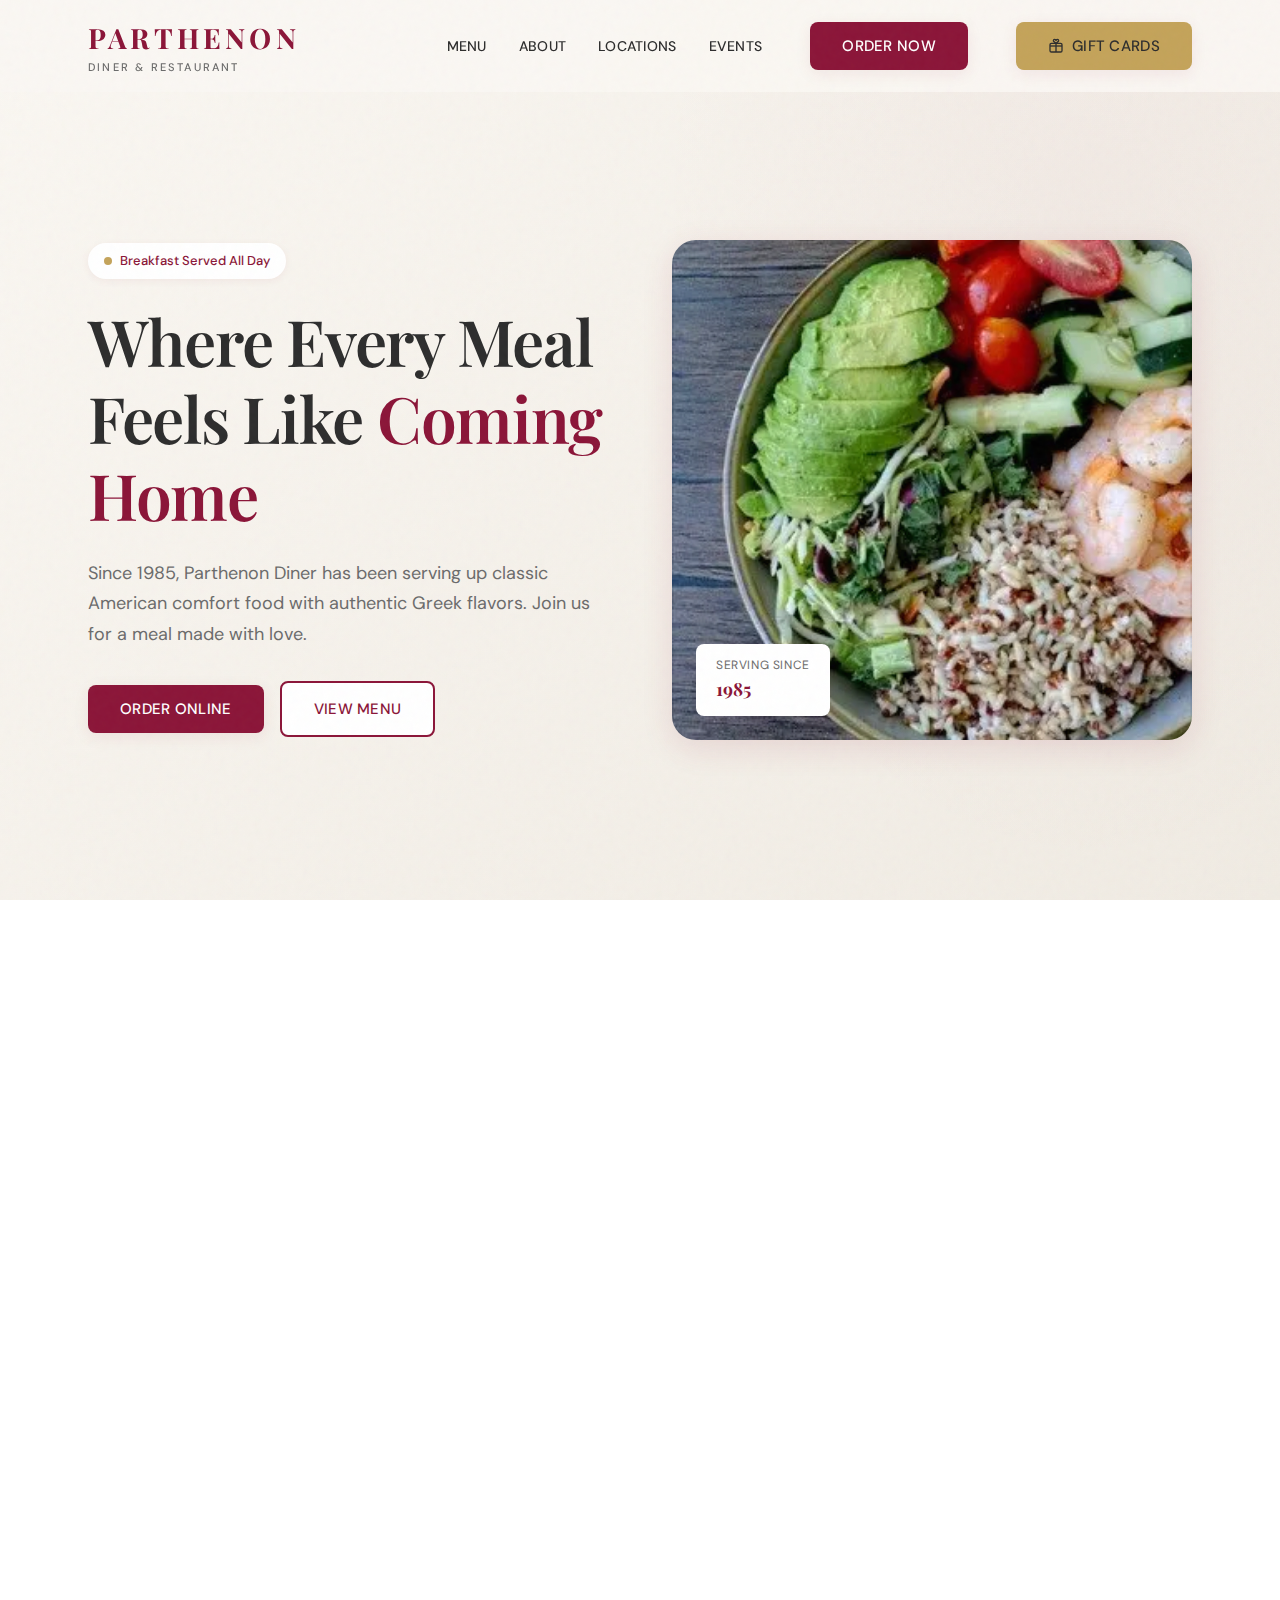
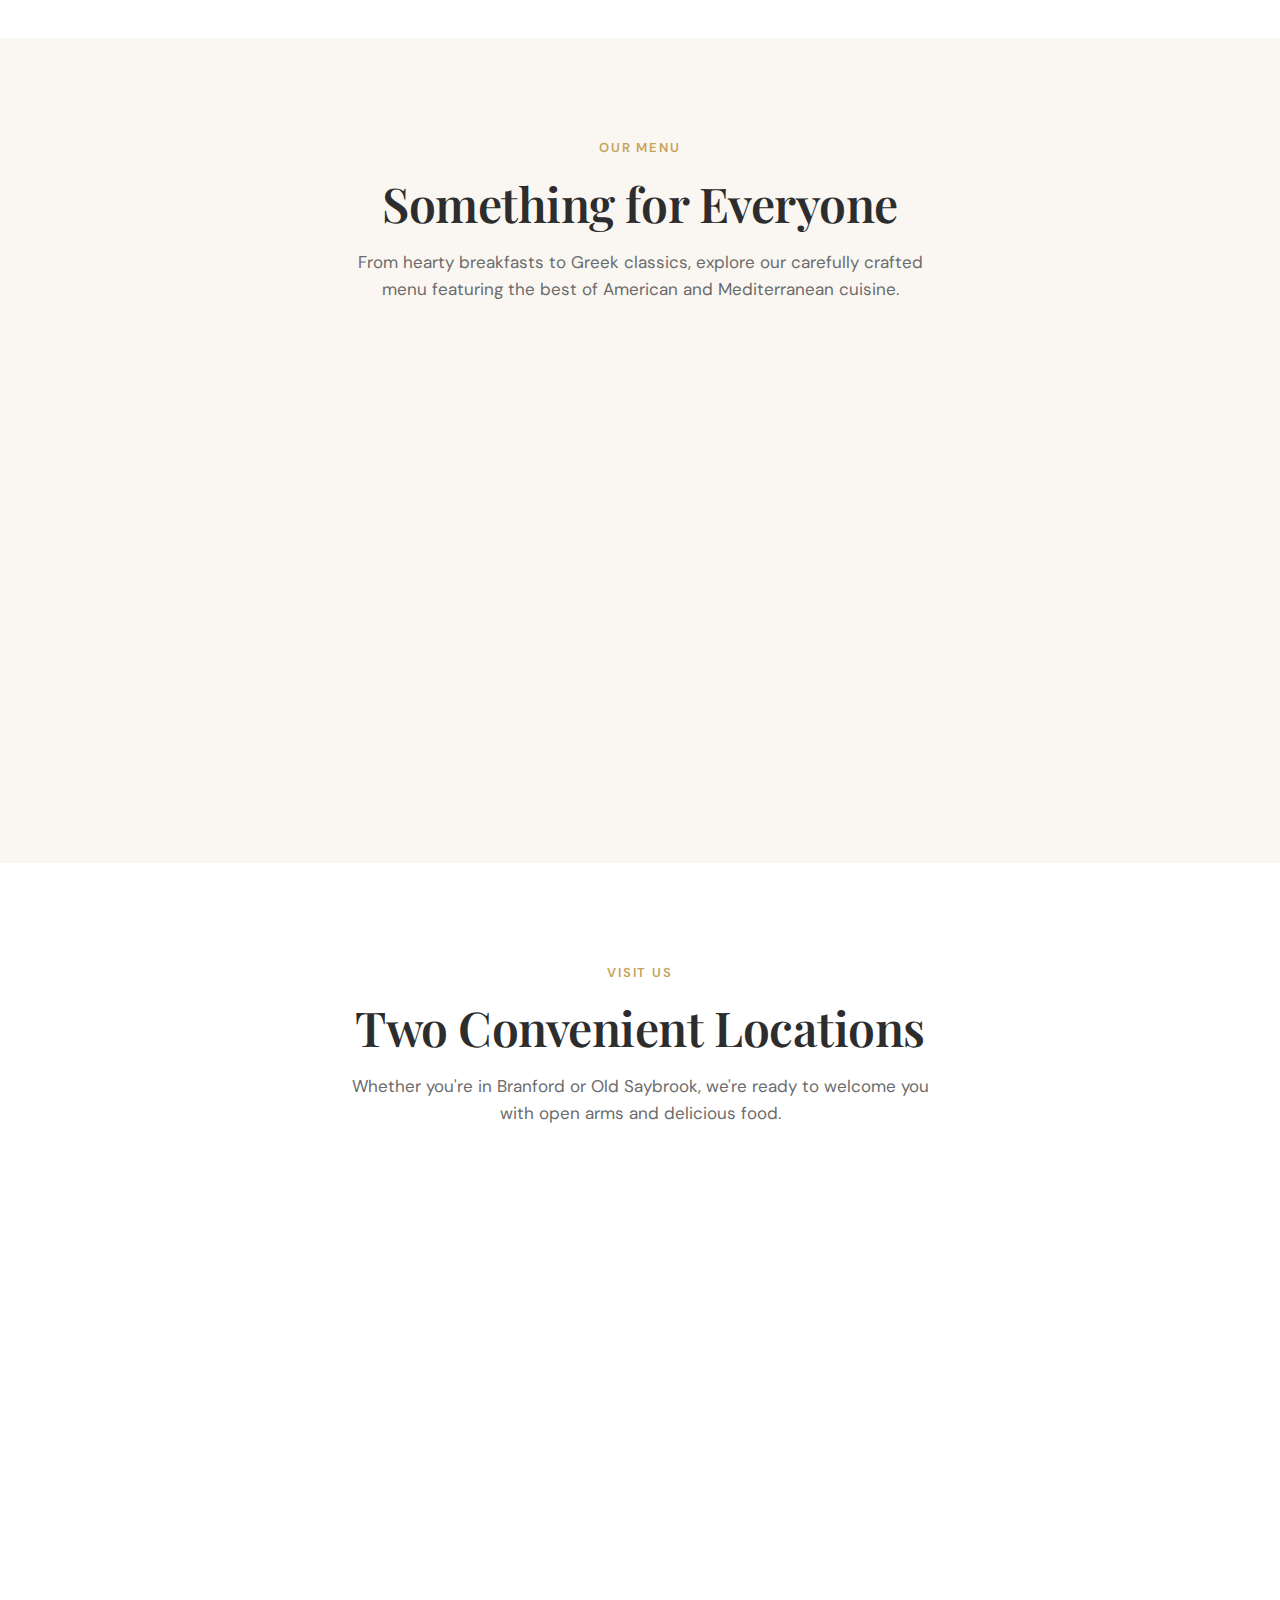
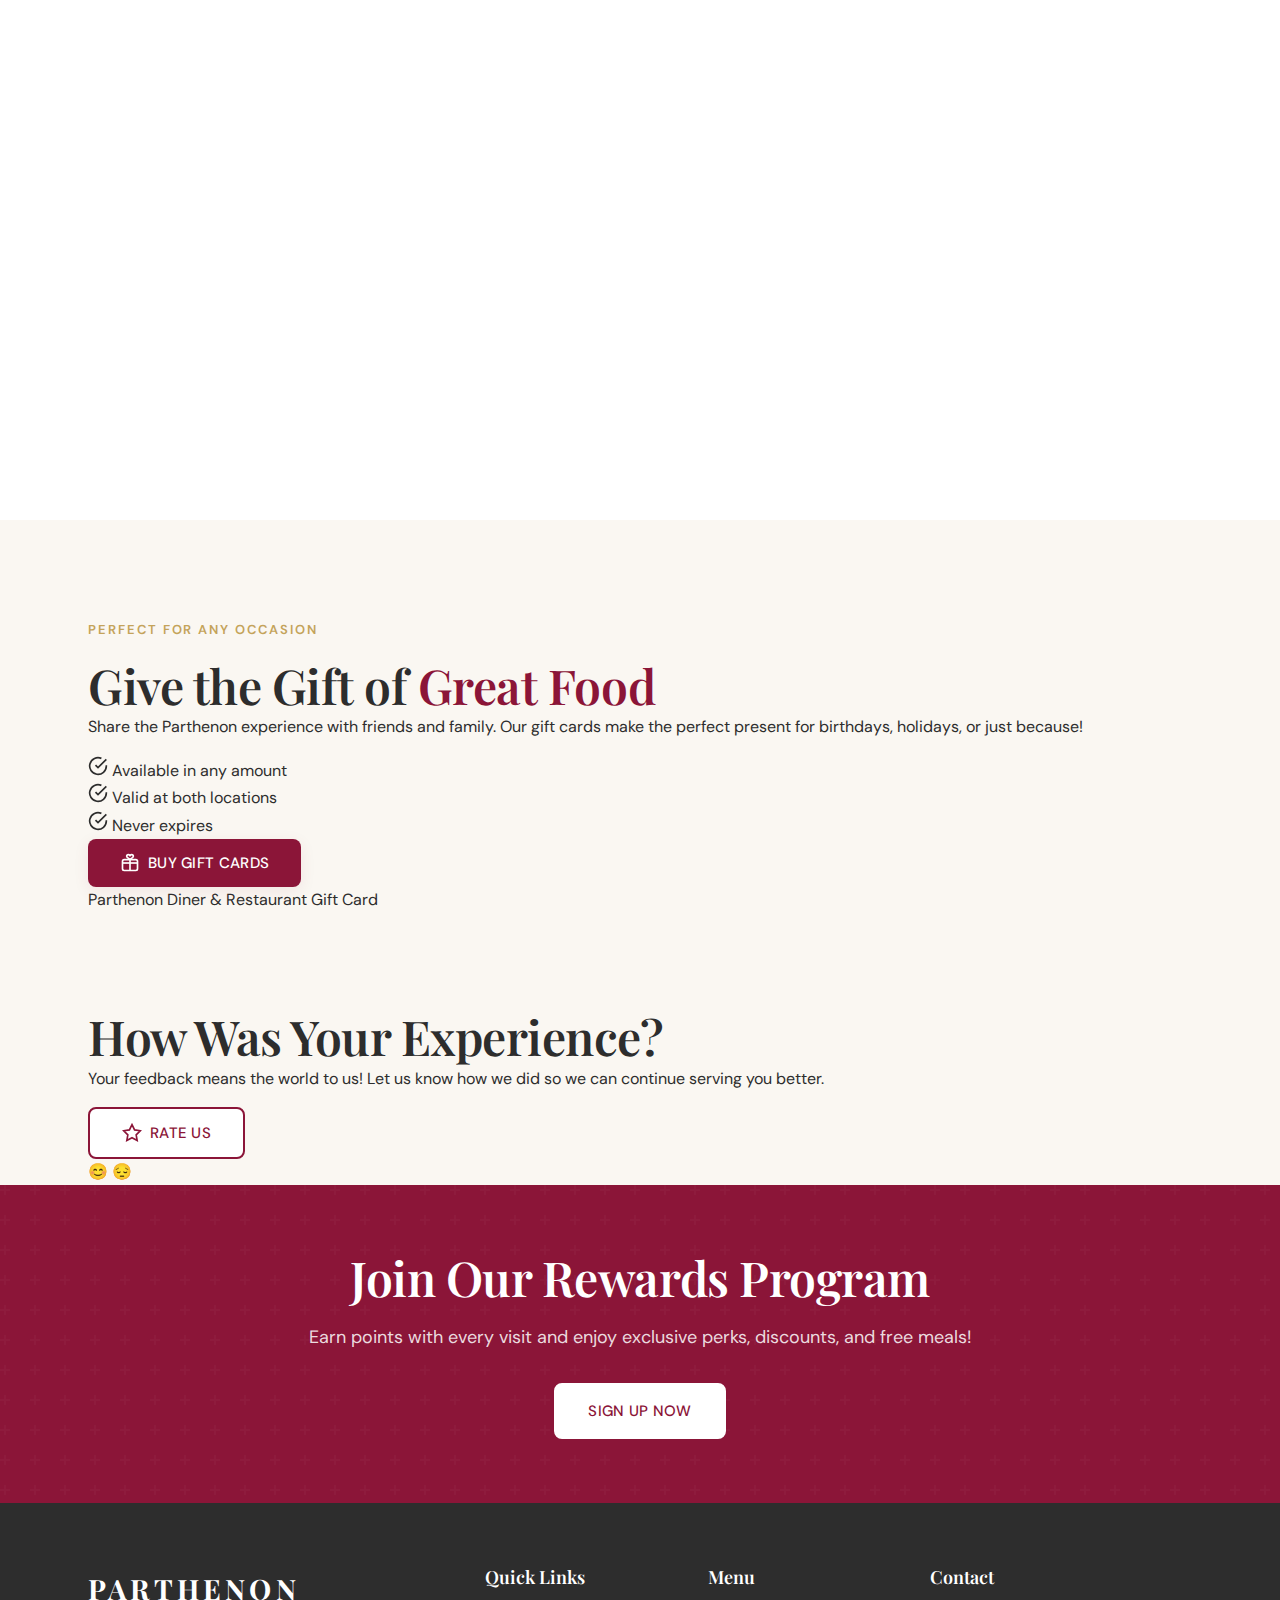
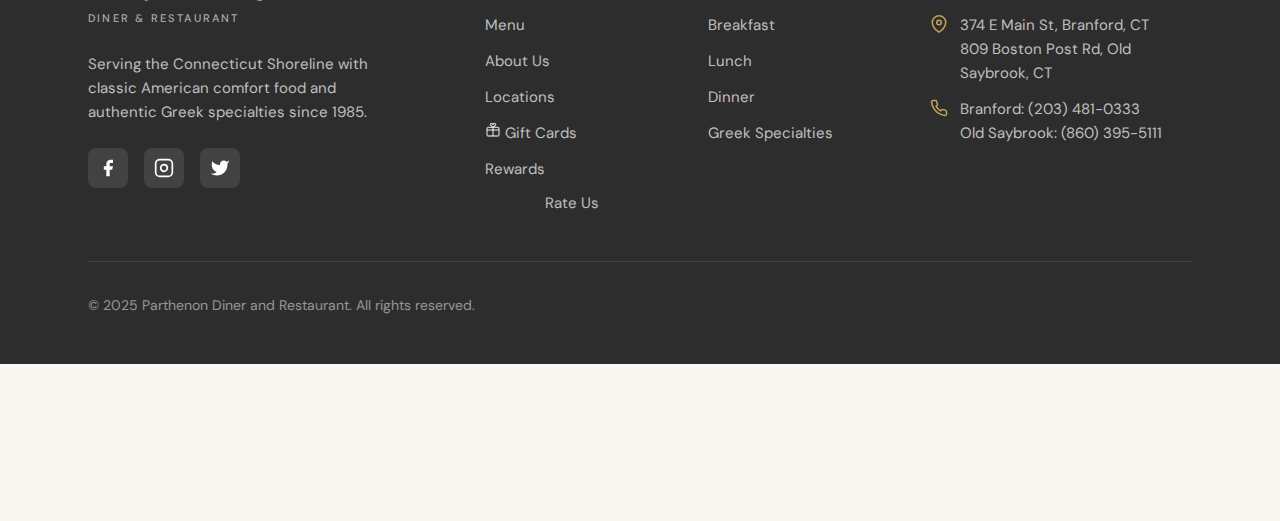
<file: index.html>
<!DOCTYPE html>
<html lang="en">
<head>
  
  <meta charset="UTF-8">
  <meta name="viewport" content="width=device-width, initial-scale=1.0">
  <meta name="msvalidate.01" content="564C441015D4607807CA90C4275EF907">
  <meta name="description" content="Parthenon Diner - Classic American diner with Greek specialties. Serving Branford and Old Saybrook, CT since 1985. Breakfast served all day.">
  <title>Parthenon Diner | Classic American Diner with Greek Specialties</title>

  <!-- Canonical URL -->
  <link rel="canonical" href="https://www.parthenondiner.com/">

  <!-- Favicon -->
  <link rel="icon" type="image/svg+xml" href="/favicon.svg">
  <link rel="icon" type="image/png" sizes="32x32" href="/favicon-32x32.png">
  <link rel="icon" type="image/png" sizes="16x16" href="/favicon-16x16.png">
  <link rel="apple-touch-icon" sizes="180x180" href="/apple-touch-icon.png">

  <!-- Open Graph -->
  <meta property="og:type" content="restaurant">
  <meta property="og:title" content="Parthenon Diner | Classic American Diner with Greek Specialties">
  <meta property="og:description" content="Parthenon Diner - Classic American diner with Greek specialties. Serving Branford and Old Saybrook, CT since 1985. Breakfast served all day.">
  <meta property="og:url" content="https://www.parthenondiner.com/">
  <meta property="og:image" content="https://www.parthenondiner.com/parthenon-hero-small.jpeg">
  <meta property="og:site_name" content="Parthenon Diner">
  <meta property="og:locale" content="en_US">

  <!-- Twitter Card -->
  <meta name="twitter:card" content="summary_large_image">
  <meta name="twitter:title" content="Parthenon Diner | Classic American Diner with Greek Specialties">
  <meta name="twitter:description" content="Parthenon Diner - Classic American diner with Greek specialties. Serving Branford and Old Saybrook, CT since 1985. Breakfast served all day.">
  <meta name="twitter:image" content="https://www.parthenondiner.com/parthenon-hero-small.jpeg">

  <!-- Structured Data - Branford Location -->
  <script type="application/ld+json">
  {
    "@context": "https://schema.org",
    "@type": "Restaurant",
    "@id": "https://www.parthenondiner.com/#branford",
    "name": "Parthenon Diner - Branford",
    "image": "https://www.parthenondiner.com/Parthenon-outside.jpg",
    "url": "https://www.parthenondiner.com",
    "telephone": "(203) 481-0333",
    "servesCuisine": ["American", "Greek", "Mediterranean", "Diner"],
    "priceRange": "$$",
    "address": {
      "@type": "PostalAddress",
      "streetAddress": "374 E Main St",
      "addressLocality": "Branford",
      "addressRegion": "CT",
      "postalCode": "06405",
      "addressCountry": "US"
    },
    "geo": {
      "@type": "GeoCoordinates",
      "latitude": 41.2762,
      "longitude": -72.8153
    },
    "areaServed": [
      {"@type": "City", "name": "Branford", "containedInPlace": {"@type": "State", "name": "Connecticut"}},
      {"@type": "City", "name": "East Haven", "containedInPlace": {"@type": "State", "name": "Connecticut"}},
      {"@type": "City", "name": "Guilford", "containedInPlace": {"@type": "State", "name": "Connecticut"}},
      {"@type": "City", "name": "North Branford", "containedInPlace": {"@type": "State", "name": "Connecticut"}}
    ],
    "openingHoursSpecification": [
      {
        "@type": "OpeningHoursSpecification",
        "dayOfWeek": ["Sunday", "Monday", "Tuesday", "Wednesday", "Thursday"],
        "opens": "07:00",
        "closes": "22:00"
      },
      {
        "@type": "OpeningHoursSpecification",
        "dayOfWeek": ["Friday", "Saturday"],
        "opens": "07:00",
        "closes": "23:00"
      }
    ],
    "menu": "https://www.parthenondiner.com/menu",
    "hasMenu": {
      "@type": "Menu",
      "name": "Parthenon Diner Menu",
      "hasMenuSection": [
        {"@type": "MenuSection", "name": "Breakfast", "description": "Omelettes, pancakes, waffles, eggs benedict - served all day"},
        {"@type": "MenuSection", "name": "Lunch", "description": "Sandwiches, burgers, salads, soups"},
        {"@type": "MenuSection", "name": "Dinner", "description": "Steaks, seafood, pasta, chicken entrees"},
        {"@type": "MenuSection", "name": "Greek Specialties", "description": "Gyros, souvlaki, moussaka, spanakopita"}
      ]
    },
    "acceptsReservations": "No",
    "paymentAccepted": "Cash, Credit Card",
    "currenciesAccepted": "USD",
    "description": "Family-owned diner in Branford, CT serving classic American breakfast, lunch, and dinner with authentic Greek specialties since 1985. Breakfast served all day.",
    "keywords": "breakfast near me, lunch near me, dinner near me, diner near me, Greek food near me, Branford restaurant, breakfast all day, eggs benedict, gyros, pancakes",
    "sameAs": [
      "https://www.facebook.com/parthenon.diner/",
      "https://www.instagram.com/parthenonbranford/"
    ],
    "aggregateRating": {
      "@type": "AggregateRating",
      "ratingValue": "4.5",
      "reviewCount": "500"
    },
    "potentialAction": {
      "@type": "OrderAction",
      "target": {
        "@type": "EntryPoint",
        "urlTemplate": "https://www.toasttab.com/parthenon-diner-branford-374-east-main-street/v3",
        "actionPlatform": ["http://schema.org/DesktopWebPlatform", "http://schema.org/MobileWebPlatform"]
      },
      "deliveryMethod": ["http://purl.org/goodrelations/v1#DeliveryModePickUp"]
    }
  }
  </script>

  <!-- Structured Data - Old Saybrook Location -->
  <script type="application/ld+json">
  {
    "@context": "https://schema.org",
    "@type": "Restaurant",
    "@id": "https://www.parthenondiner.com/#old-saybrook",
    "name": "Parthenon Diner - Old Saybrook",
    "image": "https://www.parthenondiner.com/old-saybrook.jpg",
    "url": "https://www.parthenondiner.com",
    "telephone": "(860) 395-5111",
    "servesCuisine": ["American", "Greek", "Mediterranean", "Diner"],
    "priceRange": "$$",
    "address": {
      "@type": "PostalAddress",
      "streetAddress": "809 Boston Post Rd",
      "addressLocality": "Old Saybrook",
      "addressRegion": "CT",
      "postalCode": "06475",
      "addressCountry": "US"
    },
    "geo": {
      "@type": "GeoCoordinates",
      "latitude": 41.2923,
      "longitude": -72.3764
    },
    "areaServed": [
      {"@type": "City", "name": "Old Saybrook", "containedInPlace": {"@type": "State", "name": "Connecticut"}},
      {"@type": "City", "name": "Westbrook", "containedInPlace": {"@type": "State", "name": "Connecticut"}},
      {"@type": "City", "name": "Essex", "containedInPlace": {"@type": "State", "name": "Connecticut"}},
      {"@type": "City", "name": "Old Lyme", "containedInPlace": {"@type": "State", "name": "Connecticut"}}
    ],
    "openingHoursSpecification": [
      {
        "@type": "OpeningHoursSpecification",
        "dayOfWeek": ["Monday", "Tuesday", "Wednesday", "Thursday", "Friday", "Saturday"],
        "opens": "07:00",
        "closes": "21:00"
      },
      {
        "@type": "OpeningHoursSpecification",
        "dayOfWeek": "Sunday",
        "opens": "07:00",
        "closes": "20:00"
      }
    ],
    "menu": "https://www.parthenondiner.com/menu",
    "hasMenu": {
      "@type": "Menu",
      "name": "Parthenon Diner Menu",
      "hasMenuSection": [
        {"@type": "MenuSection", "name": "Breakfast", "description": "Omelettes, pancakes, waffles, eggs benedict - served all day"},
        {"@type": "MenuSection", "name": "Lunch", "description": "Sandwiches, burgers, salads, soups"},
        {"@type": "MenuSection", "name": "Dinner", "description": "Steaks, seafood, pasta, chicken entrees"},
        {"@type": "MenuSection", "name": "Greek Specialties", "description": "Gyros, souvlaki, moussaka, spanakopita"}
      ]
    },
    "acceptsReservations": "No",
    "paymentAccepted": "Cash, Credit Card",
    "currenciesAccepted": "USD",
    "description": "Family-owned diner in Old Saybrook, CT serving classic American breakfast, lunch, and dinner with authentic Greek specialties. Breakfast served all day.",
    "keywords": "breakfast near me, lunch near me, dinner near me, diner near me, Greek food near me, Old Saybrook restaurant, breakfast all day, eggs benedict, gyros, pancakes",
    "sameAs": [
      "https://www.facebook.com/parthenon.diner/",
      "https://www.instagram.com/parthenonbranford/"
    ],
    "aggregateRating": {
      "@type": "AggregateRating",
      "ratingValue": "4.5",
      "reviewCount": "300"
    },
    "potentialAction": {
      "@type": "OrderAction",
      "target": {
        "@type": "EntryPoint",
        "urlTemplate": "https://order.toasttab.com/online/parthenon-diner-of-old-saybrook-809-boston-post-rd",
        "actionPlatform": ["http://schema.org/DesktopWebPlatform", "http://schema.org/MobileWebPlatform"]
      },
      "deliveryMethod": ["http://purl.org/goodrelations/v1#DeliveryModePickUp"]
    }
  }
  </script>

  <!-- FAQ Schema for Voice Search -->
  <script type="application/ld+json">
  {
    "@context": "https://schema.org",
    "@type": "FAQPage",
    "mainEntity": [
      {
        "@type": "Question",
        "name": "What are Parthenon Diner's hours?",
        "acceptedAnswer": {
          "@type": "Answer",
          "text": "Parthenon Diner Branford is open Sunday through Thursday from 7 AM to 10 PM, and Friday and Saturday from 7 AM to 11 PM. The Old Saybrook location is open Monday through Saturday from 7 AM to 9 PM, and Sunday from 7 AM to 8 PM."
        }
      },
      {
        "@type": "Question",
        "name": "Where is Parthenon Diner located?",
        "acceptedAnswer": {
          "@type": "Answer",
          "text": "Parthenon Diner has two locations in Connecticut. The Branford location is at 374 East Main Street, Branford, CT 06405. The Old Saybrook location is at 809 Boston Post Road, Old Saybrook, CT."
        }
      },
      {
        "@type": "Question",
        "name": "What kind of food does Parthenon Diner serve?",
        "acceptedAnswer": {
          "@type": "Answer",
          "text": "Parthenon Diner serves classic American diner food with Greek specialties. The menu includes breakfast items like omelettes and eggs benedict served all day, as well as burgers, sandwiches, salads, and authentic Greek dishes like gyros, souvlaki, moussaka, and spanakopita."
        }
      },
      {
        "@type": "Question",
        "name": "Does Parthenon Diner serve breakfast all day?",
        "acceptedAnswer": {
          "@type": "Answer",
          "text": "Yes, Parthenon Diner serves breakfast all day at both locations. You can enjoy omelettes, pancakes, waffles, eggs benedict, and other breakfast favorites any time during operating hours."
        }
      },
      {
        "@type": "Question",
        "name": "What is Parthenon Diner's phone number?",
        "acceptedAnswer": {
          "@type": "Answer",
          "text": "For the Branford location, call (203) 481-0333. For the Old Saybrook location, call (860) 395-5111."
        }
      },
      {
        "@type": "Question",
        "name": "Does Parthenon Diner offer online ordering?",
        "acceptedAnswer": {
          "@type": "Answer",
          "text": "Yes, Parthenon Diner offers online ordering for pickup. Both the Branford and Old Saybrook locations use Toast for online orders."
        }
      },
      {
        "@type": "Question",
        "name": "Does Parthenon Diner have gift cards?",
        "acceptedAnswer": {
          "@type": "Answer",
          "text": "Yes, Parthenon Diner offers gift cards that are available in any amount and valid at both locations. Gift cards never expire and can be purchased online."
        }
      },
      {
        "@type": "Question",
        "name": "Does Parthenon Diner host private events?",
        "acceptedAnswer": {
          "@type": "Answer",
          "text": "Yes, Parthenon Diner has space available for private events, parties, celebrations, and gatherings at both the Branford and Old Saybrook locations."
        }
      }
    ]
  }
  </script>

  <!-- Preconnect to external domains -->
  <link rel="preconnect" href="https://fonts.googleapis.com">
  <link rel="preconnect" href="https://fonts.gstatic.com" crossorigin>

  <!-- Preload hero image (LCP element) - WebP with JPEG fallback -->
  <link rel="preload" as="image" href="parthenon-hero-small.webp" type="image/webp" fetchpriority="high">
  <link rel="preload" as="image" href="parthenon-hero-small.jpeg" fetchpriority="high">

  <!-- Fonts - loaded asynchronously to avoid render blocking -->
  <link rel="preload" href="https://fonts.googleapis.com/css2?family=DM+Sans:wght@400;500;700&family=Playfair+Display:wght@400;700&display=swap" as="style" onload="this.onload=null;this.rel='stylesheet'">
  <noscript><link href="https://fonts.googleapis.com/css2?family=DM+Sans:wght@400;500;700&family=Playfair+Display:wght@400;700&display=swap" rel="stylesheet"></noscript>

  <!-- Critical CSS - inlined for fast first paint -->
  <style>:root{--color-primary:#8B1538;--color-primary-dark:#6A1029;--color-primary-light:#A91D45;--color-accent:#C4A35A;--color-accent-light:#D4B97A;--color-cream:#FAF7F2;--color-cream-dark:#F0EBE3;--color-white:#FFFFFF;--color-charcoal:#2D2D2D;--color-charcoal-light:#4A4A4A;--color-gray:#6B6B6B;--color-gray-light:#E8E4DD;--font-heading:'Playfair Display',Georgia,serif;--font-body:'DM Sans',-apple-system,BlinkMacSystemFont,sans-serif;--space-xs:0.5rem;--space-sm:1rem;--space-md:1.5rem;--space-lg:2rem;--space-xl:3rem;--space-2xl:4rem;--space-3xl:6rem;--radius-sm:4px;--radius-md:8px;--radius-lg:16px;--radius-xl:24px;--shadow-sm:0 2px 8px rgba(139,21,56,0.06);--shadow-md:0 4px 16px rgba(139,21,56,0.08);--shadow-lg:0 8px 32px rgba(139,21,56,0.12);--shadow-hover:0 12px 40px rgba(139,21,56,0.15);--transition-fast:0.2s ease;--transition-normal:0.3s ease;--transition-slow:0.5s ease;--container-max:1200px;--container-padding:1.5rem}*,*::before,*::after{box-sizing:border-box;margin:0;padding:0}html{scroll-behavior:smooth;font-size:16px;overflow-x:hidden}body{font-family:var(--font-body);font-size:1rem;line-height:1.6;color:var(--color-charcoal);background-color:var(--color-cream);-webkit-font-smoothing:antialiased;-moz-osx-font-smoothing:grayscale;overflow-x:hidden}img{max-width:100%;height:auto;display:block}a{color:inherit;text-decoration:none}ul,ol{list-style:none}button{font-family:inherit;cursor:pointer;border:none;background:none}h1,h2,h3,h4,h5,h6{font-family:var(--font-heading);font-weight:600;line-height:1.2;color:var(--color-charcoal)}h1{font-size:clamp(2.5rem,5vw,4rem);letter-spacing:-0.02em}h2{font-size:clamp(2rem,4vw,3rem);letter-spacing:-0.01em}p{margin-bottom:1rem}.text-primary{color:var(--color-primary)}.container{width:100%;max-width:var(--container-max);margin:0 auto;padding:0 var(--container-padding)}.btn{display:inline-flex;align-items:center;justify-content:center;gap:0.5rem;padding:0.875rem 2rem;font-family:var(--font-body);font-size:0.9375rem;font-weight:500;letter-spacing:0.02em;text-transform:uppercase;border-radius:var(--radius-md);transition:all var(--transition-normal);cursor:pointer}.btn-primary{background-color:var(--color-primary);color:var(--color-white);box-shadow:var(--shadow-md)}.btn-primary:hover{background-color:var(--color-primary-dark);box-shadow:var(--shadow-lg);transform:translateY(-2px)}.btn-secondary{background-color:var(--color-white);color:var(--color-primary);border:2px solid var(--color-primary)}.btn-secondary:hover{background-color:var(--color-primary);color:var(--color-white);transform:translateY(-2px)}.btn-gift{background-color:var(--color-accent);color:var(--color-charcoal);border:none;display:inline-flex;align-items:center;gap:0.5rem;box-shadow:var(--shadow-md)}.header{position:fixed;top:0;left:0;right:0;z-index:1000;background-color:rgba(250,247,242,0.95);backdrop-filter:blur(10px);transition:all var(--transition-normal)}.header.scrolled{background-color:var(--color-white);box-shadow:var(--shadow-md)}.header-inner{display:flex;align-items:center;justify-content:space-between;padding:var(--space-sm) 0;max-width:var(--container-max);margin:0 auto;padding-left:var(--container-padding);padding-right:var(--container-padding)}.logo{display:flex;flex-direction:column;align-items:flex-start}.logo-text{font-family:var(--font-heading);font-size:1.75rem;font-weight:700;color:var(--color-primary);letter-spacing:0.15em;text-transform:uppercase}.logo-subtitle{font-size:0.6875rem;font-weight:500;color:var(--color-gray);letter-spacing:0.2em;text-transform:uppercase;margin-top:-2px}.nav{display:none}.nav-list{display:flex;align-items:center;gap:var(--space-lg)}.nav-link{font-size:0.875rem;font-weight:500;color:var(--color-charcoal);letter-spacing:0.02em;text-transform:uppercase;position:relative;padding:0.5rem 0}.nav-link::after{content:'';position:absolute;bottom:0;left:0;width:0;height:2px;background-color:var(--color-primary);transition:width var(--transition-normal)}.nav-link:hover::after{width:100%}.nav-cta{margin-left:var(--space-sm)}.order-dropdown{position:relative;display:inline-block}.order-dropdown-menu{position:absolute;top:100%;left:50%;transform:translateX(-50%);min-width:200px;background:var(--color-white);border-radius:var(--radius-md);box-shadow:var(--shadow-lg);padding:var(--space-xs);opacity:0;visibility:hidden;transition:opacity var(--transition-fast),visibility var(--transition-fast);z-index:1000;margin-top:0.5rem}.order-dropdown:hover .order-dropdown-menu,.order-dropdown:focus-within .order-dropdown-menu,.order-dropdown.active .order-dropdown-menu{opacity:1;visibility:visible}.order-dropdown-menu a{display:block;padding:var(--space-sm);border-radius:var(--radius-sm);transition:background-color var(--transition-fast)}.order-dropdown-menu a:hover{background-color:var(--color-cream)}.order-dropdown-menu .location-name{display:block;font-weight:600;color:var(--color-charcoal);font-size:0.95rem}.order-dropdown-menu .location-address{display:block;font-size:0.8rem;color:var(--color-gray);margin-top:2px}.menu-toggle{display:flex;flex-direction:column;gap:5px;padding:0.5rem;z-index:1001}.menu-toggle span{display:block;width:24px;height:2px;background-color:var(--color-charcoal);transition:all var(--transition-fast)}.mobile-nav{position:fixed;top:0;right:0;width:100%;max-width:400px;height:100vh;background-color:var(--color-white);padding:6rem var(--space-lg) var(--space-lg);transition:transform var(--transition-normal),visibility var(--transition-normal);transform:translateX(100%);visibility:hidden;box-shadow:var(--shadow-lg);z-index:999}.mobile-nav.active{transform:translateX(0);visibility:visible}.overlay{position:fixed;inset:0;background-color:rgba(0,0,0,0.5);opacity:0;visibility:hidden;transition:all var(--transition-normal);z-index:998}.overlay.active{opacity:1;visibility:visible}.hero{min-height:100vh;display:flex;align-items:center;padding-top:80px;position:relative;overflow-x:clip;overflow-y:visible;background:linear-gradient(135deg,var(--color-cream) 0%,var(--color-cream-dark) 100%)}.hero-content{display:grid;grid-template-columns:1fr;gap:var(--space-xl);align-items:center}.hero-text{text-align:center}.hero-badge{display:inline-flex;align-items:center;gap:0.5rem;padding:0.5rem 1rem;background-color:var(--color-white);border-radius:50px;font-size:0.8125rem;font-weight:500;color:var(--color-primary);box-shadow:var(--shadow-sm);margin-bottom:var(--space-md)}.hero-badge::before{content:'';width:8px;height:8px;background-color:var(--color-accent);border-radius:50%}.hero-title{margin-bottom:var(--space-md);color:var(--color-charcoal)}.hero-title span{color:var(--color-primary)}.hero-description{font-size:1.125rem;color:var(--color-gray);max-width:540px;margin:0 auto var(--space-lg);line-height:1.7}.hero-ctas{display:flex;flex-direction:column;gap:var(--space-sm);align-items:center}.hero-image{display:none}.hero-image-wrapper{position:relative;border-radius:var(--radius-xl);overflow:hidden;box-shadow:var(--shadow-lg)}.hero-image-wrapper img{width:100%;height:400px;object-fit:cover}.hero-image-badge{position:absolute;bottom:var(--space-md);left:var(--space-md);background-color:var(--color-white);padding:0.75rem 1.25rem;border-radius:var(--radius-md);box-shadow:var(--shadow-md)}.hero-image-badge span{display:block;font-size:0.75rem;color:var(--color-gray);text-transform:uppercase;letter-spacing:0.05em}.hero-image-badge strong{font-family:var(--font-heading);font-size:1.125rem;color:var(--color-primary)}@media(max-width:767px){.hero-ctas .order-dropdown-menu{left:0;right:0;transform:none;min-width:100%}.hero-ctas .order-dropdown{width:100%}.hero-ctas .order-dropdown>button{width:100%}}@media(min-width:768px){:root{--container-padding:2rem}.nav{display:block}.menu-toggle{display:none}.hero-content{grid-template-columns:1fr 1fr;gap:var(--space-2xl)}.hero-text{text-align:left}.hero-description{margin-left:0}.hero-ctas{flex-direction:row;justify-content:flex-start}.hero-image{display:block}}@media(min-width:1024px){.hero-image-wrapper img{height:500px}}@media(min-width:1200px){:root{--container-padding:3rem}}.rate-modal-overlay{opacity:0;visibility:hidden}</style>

  <!-- Full stylesheet - loaded asynchronously -->
  <link rel="preload" href="css/styles.css" as="style" onload="this.onload=null;this.rel='stylesheet'">
  <noscript><link rel="stylesheet" href="css/styles.css"></noscript>
</head>
<body>
  <!-- Header -->
  <header class="header" id="header">
    <div class="header-inner">
      <a href="#" class="logo">
        <span class="logo-text">Parthenon</span>
        <span class="logo-subtitle">Diner & Restaurant</span>
      </a>

      <nav class="nav">
        <ul class="nav-list">
          <li><a href="/menu" class="nav-link">Menu</a></li>
          <li><a href="/about" class="nav-link">About</a></li>
          <li><a href="#locations" class="nav-link">Locations</a></li>
          <li><a href="catering-events/" class="nav-link">Events</a></li>
          <li class="nav-cta">
            <div class="order-dropdown">
              <button class="btn btn-primary">Order Now</button>
              <div class="order-dropdown-menu">
                <a href="https://www.toasttab.com/parthenon-diner-branford-374-east-main-street/v3" target="_blank">
                  <span class="location-name">Branford</span>
                  <span class="location-address">374 E Main St</span>
                </a>
                <a href="https://order.toasttab.com/online/parthenon-diner-of-old-saybrook-809-boston-post-rd" target="_blank">
                  <span class="location-name">Old Saybrook</span>
                  <span class="location-address">809 Boston Post Rd</span>
                </a>
              </div>
            </div>
          </li>
          <li class="nav-cta">
            <div class="order-dropdown">
              <button class="btn btn-gift">
                <svg width="16" height="16" viewBox="0 0 24 24" fill="none" stroke="currentColor" stroke-width="2">
                  <rect x="3" y="8" width="18" height="13" rx="2"/>
                  <path d="M12 8V21"/>
                  <path d="M3 12h18"/>
                  <path d="M12 8c-2-2-4-2.5-4-4a2 2 0 0 1 4 0"/>
                  <path d="M12 8c2-2 4-2.5 4-4a2 2 0 0 0-4 0"/>
                </svg>
                Gift Cards
              </button>
              <div class="order-dropdown-menu">
                <a href="https://www.toasttab.com/parthenon-diner-branford-374-east-main-street/giftcards" target="_blank">
                  <span class="location-name">Branford</span>
                  <span class="location-address">374 E Main St</span>
                </a>
                <a href="https://order.toasttab.com/egiftcards/parthenon-diner-of-old-saybrook-809-boston-post-rd" target="_blank">
                  <span class="location-name">Old Saybrook</span>
                  <span class="location-address">809 Boston Post Rd</span>
                </a>
              </div>
            </div>
          </li>
        </ul>
      </nav>

      <button class="menu-toggle" id="menuToggle" aria-label="Toggle menu">
        <span></span>
        <span></span>
        <span></span>
      </button>
    </div>
  </header>

  <!-- Mobile Navigation -->
  <nav class="mobile-nav" id="mobileNav">
    <ul class="mobile-nav-list">
      <li><a href="/menu" class="mobile-nav-link">Menu</a></li>
      <li><a href="/about" class="mobile-nav-link">About</a></li>
      <li><a href="#locations" class="mobile-nav-link">Locations</a></li>
      <li><a href="catering-events/" class="mobile-nav-link">Events</a></li>
    </ul>
    <div class="mobile-nav-cta">
      <p class="mobile-order-label">Order Online</p>
      <a href="https://www.toasttab.com/parthenon-diner-branford-374-east-main-street/v3" class="btn btn-secondary" target="_blank" style="width: 100%;">Branford</a>
      <a href="https://order.toasttab.com/online/parthenon-diner-of-old-saybrook-809-boston-post-rd" class="btn btn-secondary" target="_blank" style="width: 100%;">Old Saybrook</a>
    </div>
    <div class="mobile-nav-cta">
      <p class="mobile-order-label">Call Now</p>
      <a href="tel:203-481-0333" class="btn btn-secondary" style="width: 100%;">
        <svg width="18" height="18" viewBox="0 0 24 24" fill="none" stroke="currentColor" stroke-width="2">
          <path d="M22 16.92v3a2 2 0 0 1-2.18 2 19.79 19.79 0 0 1-8.63-3.07 19.5 19.5 0 0 1-6-6 19.79 19.79 0 0 1-3.07-8.67A2 2 0 0 1 4.11 2h3a2 2 0 0 1 2 1.72 12.84 12.84 0 0 0 .7 2.81 2 2 0 0 1-.45 2.11L8.09 9.91a16 16 0 0 0 6 6l1.27-1.27a2 2 0 0 1 2.11-.45 12.84 12.84 0 0 0 2.81.7A2 2 0 0 1 22 16.92z"/>
        </svg>
        Branford
      </a>
      <a href="tel:860-395-5111" class="btn btn-secondary" style="width: 100%;">
        <svg width="18" height="18" viewBox="0 0 24 24" fill="none" stroke="currentColor" stroke-width="2">
          <path d="M22 16.92v3a2 2 0 0 1-2.18 2 19.79 19.79 0 0 1-8.63-3.07 19.5 19.5 0 0 1-6-6 19.79 19.79 0 0 1-3.07-8.67A2 2 0 0 1 4.11 2h3a2 2 0 0 1 2 1.72 12.84 12.84 0 0 0 .7 2.81 2 2 0 0 1-.45 2.11L8.09 9.91a16 16 0 0 0 6 6l1.27-1.27a2 2 0 0 1 2.11-.45 12.84 12.84 0 0 0 2.81.7A2 2 0 0 1 22 16.92z"/>
        </svg>
        Old Saybrook
      </a>
    </div>
  </nav>
  <div class="overlay" id="overlay"></div>

  <!-- Hero Section -->
  <section class="hero" id="home">
    <div class="container">
      <div class="hero-content">
        <div class="hero-text">
          <div class="hero-badge">Breakfast Served All Day</div>
          <h1 class="hero-title">
            Where Every Meal Feels Like <span>Coming Home</span>
          </h1>
          <p class="hero-description">
            Since 1985, Parthenon Diner has been serving up classic American comfort food with authentic Greek flavors. Join us for a meal made with love.
          </p>
          <div class="hero-ctas">
            <div class="order-dropdown">
              <button class="btn btn-primary">Order Online</button>
              <div class="order-dropdown-menu">
                <a href="https://www.toasttab.com/parthenon-diner-branford-374-east-main-street/v3" target="_blank">
                  <span class="location-name">Branford</span>
                  <span class="location-address">374 E Main St</span>
                </a>
                <a href="https://order.toasttab.com/online/parthenon-diner-of-old-saybrook-809-boston-post-rd" target="_blank">
                  <span class="location-name">Old Saybrook</span>
                  <span class="location-address">809 Boston Post Rd</span>
                </a>
              </div>
            </div>
            <a href="/menu" class="btn btn-secondary">View Menu</a>
          </div>
        </div>
        <div class="hero-image">
          <div class="hero-image-wrapper">
            <picture>
              <source srcset="parthenon-hero-small.webp" type="image/webp">
              <img src="parthenon-hero-small.jpeg" alt="Delicious food at Parthenon Diner" width="400" height="512" fetchpriority="high">
            </picture>
            <div class="hero-image-badge">
              <span>Serving Since</span>
              <strong>1985</strong>
            </div>
          </div>
        </div>
      </div>
    </div>
  </section>

  <!-- About Section -->
  <section class="section about" id="about">
    <div class="container">
      <div class="about-content">
        <div class="about-image animate-on-scroll">
          <img src="egss benedict.jpg" alt="Eggs Benedict at Parthenon Diner" width="800" height="533" loading="lazy">
        </div>
        <div class="about-text animate-on-scroll">
          <span class="section-label">Our Story</span>
          <h2>A Tradition of <span class="text-primary">Greek Hospitality</span></h2>
          <p>
            For nearly four decades, Parthenon Diner has been a cornerstone of the Connecticut Shoreline community. What started as a small family restaurant has grown into two beloved locations in Branford and Old Saybrook.
          </p>
          <p>
            We take pride in serving classic American diner favorites alongside authentic Greek specialties, all made with the freshest ingredients and the warmth of true hospitality.
          </p>
          <div class="about-features">
            <div class="about-feature">
              <div class="about-feature-icon">
                <svg width="20" height="20" viewBox="0 0 24 24" fill="none" stroke="currentColor" stroke-width="2">
                  <path d="M12 2L2 7l10 5 10-5-10-5zM2 17l10 5 10-5M2 12l10 5 10-5"/>
                </svg>
              </div>
              <span>Fresh Ingredients</span>
            </div>
            <div class="about-feature">
              <div class="about-feature-icon">
                <svg width="20" height="20" viewBox="0 0 24 24" fill="none" stroke="currentColor" stroke-width="2">
                  <path d="M17 21v-2a4 4 0 0 0-4-4H5a4 4 0 0 0-4 4v2"/>
                  <circle cx="9" cy="7" r="4"/>
                  <path d="M23 21v-2a4 4 0 0 0-3-3.87"/>
                  <path d="M16 3.13a4 4 0 0 1 0 7.75"/>
                </svg>
              </div>
              <span>Family Owned</span>
            </div>
            <div class="about-feature">
              <div class="about-feature-icon">
                <svg width="20" height="20" viewBox="0 0 24 24" fill="none" stroke="currentColor" stroke-width="2">
                  <circle cx="12" cy="12" r="10"/>
                  <polyline points="12 6 12 12 16 14"/>
                </svg>
              </div>
              <span>Open Daily</span>
            </div>
            <div class="about-feature">
              <div class="about-feature-icon">
                <svg width="20" height="20" viewBox="0 0 24 24" fill="none" stroke="currentColor" stroke-width="2">
                  <path d="M20.84 4.61a5.5 5.5 0 0 0-7.78 0L12 5.67l-1.06-1.06a5.5 5.5 0 0 0-7.78 7.78l1.06 1.06L12 21.23l7.78-7.78 1.06-1.06a5.5 5.5 0 0 0 0-7.78z"/>
                </svg>
              </div>
              <span>Made with Love</span>
            </div>
          </div>
        </div>
      </div>
    </div>
  </section>

  <!-- Menu Preview Section -->
  <section class="section menu-preview" id="menu">
    <div class="container">
      <div class="section-header">
        <span class="section-label">Our Menu</span>
        <h2 class="section-title">Something for Everyone</h2>
        <p class="section-description">From hearty breakfasts to Greek classics, explore our carefully crafted menu featuring the best of American and Mediterranean cuisine.</p>
      </div>

      <div class="menu-grid">
        <!-- Breakfast Card -->
        <div class="menu-card animate-on-scroll">
          <div class="menu-card-image">
            <img src="images/menu-breakfast.jpg" alt="Breakfast eggs and bacon" width="400" height="300" loading="lazy">
            <div class="menu-card-overlay"></div>
            <span class="menu-card-category">Breakfast</span>
          </div>
          <div class="menu-card-content">
            <div class="menu-card-items">
              <div class="menu-card-item">
                <span class="menu-card-item-name">Hungry Man</span>
                <span class="menu-card-item-price">$14</span>
              </div>
              <div class="menu-card-item">
                <span class="menu-card-item-name">Belgian Waffle</span>
                <span class="menu-card-item-price">$9</span>
              </div>
              <div class="menu-card-item">
                <span class="menu-card-item-name">Classic Eggs Benedict</span>
                <span class="menu-card-item-price">$14</span>
              </div>
            </div>
            <a href="/menu#breakfast" class="menu-card-link">
              View All Breakfast
              <svg width="16" height="16" viewBox="0 0 24 24" fill="none" stroke="currentColor" stroke-width="2">
                <path d="M5 12h14M12 5l7 7-7 7"/>
              </svg>
            </a>
          </div>
        </div>

        <!-- Lunch Card -->
        <div class="menu-card animate-on-scroll">
          <div class="menu-card-image">
            <img src="images/menu-burger.jpg" alt="Gourmet burger" width="400" height="300" loading="lazy">
            <div class="menu-card-overlay"></div>
            <span class="menu-card-category">Lunch</span>
          </div>
          <div class="menu-card-content">
            <div class="menu-card-items">
              <div class="menu-card-item">
                <span class="menu-card-item-name">Parthenon Burger</span>
                <span class="menu-card-item-price">$14</span>
              </div>
              <div class="menu-card-item">
                <span class="menu-card-item-name">Deli Reuben</span>
                <span class="menu-card-item-price">$17</span>
              </div>
              <div class="menu-card-item">
                <span class="menu-card-item-name">Greek Salad</span>
                <span class="menu-card-item-price">$13</span>
              </div>
            </div>
            <a href="/menu#lunch" class="menu-card-link">
              View All Lunch
              <svg width="16" height="16" viewBox="0 0 24 24" fill="none" stroke="currentColor" stroke-width="2">
                <path d="M5 12h14M12 5l7 7-7 7"/>
              </svg>
            </a>
          </div>
        </div>

        <!-- Dinner Card -->
        <div class="menu-card animate-on-scroll">
          <div class="menu-card-image">
            <img src="images/menu-steak.jpg" alt="Grilled steak dinner" width="400" height="300" loading="lazy">
            <div class="menu-card-overlay"></div>
            <span class="menu-card-category">Dinner</span>
          </div>
          <div class="menu-card-content">
            <div class="menu-card-items">
              <div class="menu-card-item">
                <span class="menu-card-item-name">Grilled Flank Steak</span>
                <span class="menu-card-item-price">$19</span>
              </div>
              <div class="menu-card-item">
                <span class="menu-card-item-name">Broiled Salmon</span>
                <span class="menu-card-item-price">$24</span>
              </div>
              <div class="menu-card-item">
                <span class="menu-card-item-name">Chicken Souvlaki</span>
                <span class="menu-card-item-price">$15.50</span>
              </div>
            </div>
            <a href="/menu#dinner" class="menu-card-link">
              View All Dinner
              <svg width="16" height="16" viewBox="0 0 24 24" fill="none" stroke="currentColor" stroke-width="2">
                <path d="M5 12h14M12 5l7 7-7 7"/>
              </svg>
            </a>
          </div>
        </div>

        <!-- Greek Card -->
        <div class="menu-card animate-on-scroll">
          <div class="menu-card-image">
            <img src="images/menu-gyro.jpg" alt="Greek gyro platter" width="400" height="300" loading="lazy">
            <div class="menu-card-overlay"></div>
            <span class="menu-card-category">Greek</span>
          </div>
          <div class="menu-card-content">
            <div class="menu-card-items">
              <div class="menu-card-item">
                <span class="menu-card-item-name">Beef & Lamb Gyro</span>
                <span class="menu-card-item-price">$16</span>
              </div>
              <div class="menu-card-item">
                <span class="menu-card-item-name">Spanakopita</span>
                <span class="menu-card-item-price">$15</span>
              </div>
              <div class="menu-card-item">
                <span class="menu-card-item-name">Moussaka</span>
                <span class="menu-card-item-price">$18</span>
              </div>
            </div>
            <a href="/menu#greek" class="menu-card-link">
              View Greek Menu
              <svg width="16" height="16" viewBox="0 0 24 24" fill="none" stroke="currentColor" stroke-width="2">
                <path d="M5 12h14M12 5l7 7-7 7"/>
              </svg>
            </a>
          </div>
        </div>
      </div>
    </div>
  </section>

  <!-- Locations Section -->
  <section class="section locations" id="locations">
    <div class="container">
      <div class="section-header">
        <span class="section-label">Visit Us</span>
        <h2 class="section-title">Two Convenient Locations</h2>
        <p class="section-description">Whether you're in Branford or Old Saybrook, we're ready to welcome you with open arms and delicious food.</p>
      </div>

      <div class="locations-grid">
        <!-- Branford Location -->
        <div class="location-card animate-on-scroll">
          <div class="location-map">
            <iframe
              src="https://www.google.com/maps/embed?pb=!1m18!1m12!1m3!1d2997.8!2d-72.8153!3d41.2784!2m3!1f0!2f0!3f0!3m2!1i1024!2i768!4f13.1!3m3!1m2!1s0x89e7d85c4d32fc1b%3A0x4d3b4f6a0b3c0e1a!2s374%20E%20Main%20St%2C%20Branford%2C%20CT%2006405!5e0!3m2!1sen!2sus!4v1703123456789!5m2!1sen!2sus"
              allowfullscreen=""
              loading="lazy"
              referrerpolicy="no-referrer-when-downgrade"
              title="Map showing Branford location">
            </iframe>
          </div>
          <div class="location-info">
            <h3 class="location-name">Branford</h3>
            <div class="location-detail">
              <svg width="18" height="18" viewBox="0 0 24 24" fill="none" stroke="currentColor" stroke-width="2">
                <path d="M21 10c0 7-9 13-9 13s-9-6-9-13a9 9 0 0 1 18 0z"/>
                <circle cx="12" cy="10" r="3"/>
              </svg>
              <span>374 E Main St, Branford, CT 06405</span>
            </div>
            <div class="location-detail">
              <svg width="18" height="18" viewBox="0 0 24 24" fill="none" stroke="currentColor" stroke-width="2">
                <path d="M22 16.92v3a2 2 0 0 1-2.18 2 19.79 19.79 0 0 1-8.63-3.07 19.5 19.5 0 0 1-6-6 19.79 19.79 0 0 1-3.07-8.67A2 2 0 0 1 4.11 2h3a2 2 0 0 1 2 1.72 12.84 12.84 0 0 0 .7 2.81 2 2 0 0 1-.45 2.11L8.09 9.91a16 16 0 0 0 6 6l1.27-1.27a2 2 0 0 1 2.11-.45 12.84 12.84 0 0 0 2.81.7A2 2 0 0 1 22 16.92z"/>
              </svg>
              <a href="tel:203-481-0333">(203) 481-0333</a>
            </div>
            <div class="location-hours">
              <h4 class="location-hours-title">Hours</h4>
              <div class="location-hours-list">
                Sun - Thu: 7:00 AM - 10:00 PM<br>
                Fri - Sat: 7:00 AM - 11:00 PM
              </div>
            </div>
            <div class="location-cta">
              <a href="https://www.google.com/maps/dir//374+E+Main+St,+Branford,+CT+06405" class="btn btn-secondary" target="_blank">Get Directions</a>
            </div>
            <div class="location-image">
              <img src="Parthenon-outside.jpg" alt="Parthenon Diner Branford exterior" width="500" height="281" loading="lazy">
            </div>
          </div>
        </div>

        <!-- Old Saybrook Location -->
        <div class="location-card animate-on-scroll">
          <div class="location-map">
            <iframe
              src="https://www.google.com/maps/embed?pb=!1m18!1m12!1m3!1d2997.8!2d-72.3653!3d41.2884!2m3!1f0!2f0!3f0!3m2!1i1024!2i768!4f13.1!3m3!1m2!1s0x89e7d85c4d32fc1b%3A0x4d3b4f6a0b3c0e1a!2s809%20Boston%20Post%20Rd%2C%20Old%20Saybrook%2C%20CT!5e0!3m2!1sen!2sus!4v1703123456789!5m2!1sen!2sus"
              allowfullscreen=""
              loading="lazy"
              referrerpolicy="no-referrer-when-downgrade"
              title="Map showing Old Saybrook location">
            </iframe>
          </div>
          <div class="location-info">
            <h3 class="location-name">Old Saybrook</h3>
            <div class="location-detail">
              <svg width="18" height="18" viewBox="0 0 24 24" fill="none" stroke="currentColor" stroke-width="2">
                <path d="M21 10c0 7-9 13-9 13s-9-6-9-13a9 9 0 0 1 18 0z"/>
                <circle cx="12" cy="10" r="3"/>
              </svg>
              <span>809 Boston Post Rd, Old Saybrook, CT</span>
            </div>
            <div class="location-detail">
              <svg width="18" height="18" viewBox="0 0 24 24" fill="none" stroke="currentColor" stroke-width="2">
                <path d="M22 16.92v3a2 2 0 0 1-2.18 2 19.79 19.79 0 0 1-8.63-3.07 19.5 19.5 0 0 1-6-6 19.79 19.79 0 0 1-3.07-8.67A2 2 0 0 1 4.11 2h3a2 2 0 0 1 2 1.72 12.84 12.84 0 0 0 .7 2.81 2 2 0 0 1-.45 2.11L8.09 9.91a16 16 0 0 0 6 6l1.27-1.27a2 2 0 0 1 2.11-.45 12.84 12.84 0 0 0 2.81.7A2 2 0 0 1 22 16.92z"/>
              </svg>
              <a href="tel:860-395-5111">(860) 395-5111</a>
            </div>
            <div class="location-hours">
              <h4 class="location-hours-title">Hours</h4>
              <div class="location-hours-list">
                Mon - Sat: 7:00 AM - 9:00 PM<br>
                Sun: 7:00 AM - 8:00 PM
              </div>
            </div>
            <div class="location-cta">
              <a href="https://www.google.com/maps/dir//809+Boston+Post+Rd,+Old+Saybrook,+CT" class="btn btn-secondary" target="_blank">Get Directions</a>
            </div>
            <div class="location-image">
              <img src="old-saybrook.jpg" alt="Parthenon Diner Old Saybrook exterior" width="500" height="281" loading="lazy">
            </div>
          </div>
        </div>
      </div>
    </div>
  </section>

  <!-- Gift Cards Section -->
  <section class="section gift-cards-section">
    <div class="container">
      <div class="gift-cards-content">
        <div class="gift-cards-text">
          <span class="section-label">Perfect for Any Occasion</span>
          <h2>Give the Gift of <span class="text-primary">Great Food</span></h2>
          <p>Share the Parthenon experience with friends and family. Our gift cards make the perfect present for birthdays, holidays, or just because!</p>
          <ul class="gift-cards-features">
            <li>
              <svg width="20" height="20" viewBox="0 0 24 24" fill="none" stroke="currentColor" stroke-width="2">
                <path d="M22 11.08V12a10 10 0 1 1-5.93-9.14"/>
                <polyline points="22 4 12 14.01 9 11.01"/>
              </svg>
              Available in any amount
            </li>
            <li>
              <svg width="20" height="20" viewBox="0 0 24 24" fill="none" stroke="currentColor" stroke-width="2">
                <path d="M22 11.08V12a10 10 0 1 1-5.93-9.14"/>
                <polyline points="22 4 12 14.01 9 11.01"/>
              </svg>
              Valid at both locations
            </li>
            <li>
              <svg width="20" height="20" viewBox="0 0 24 24" fill="none" stroke="currentColor" stroke-width="2">
                <path d="M22 11.08V12a10 10 0 1 1-5.93-9.14"/>
                <polyline points="22 4 12 14.01 9 11.01"/>
              </svg>
              Never expires
            </li>
          </ul>
          <div class="order-dropdown">
            <button class="btn btn-primary btn-lg">
              <svg width="20" height="20" viewBox="0 0 24 24" fill="none" stroke="currentColor" stroke-width="2">
                <rect x="3" y="8" width="18" height="13" rx="2"/>
                <path d="M12 8V21"/>
                <path d="M3 12h18"/>
                <path d="M12 8c-2-2-4-2.5-4-4a2 2 0 0 1 4 0"/>
                <path d="M12 8c2-2 4-2.5 4-4a2 2 0 0 0-4 0"/>
              </svg>
              Buy Gift Cards
            </button>
            <div class="order-dropdown-menu">
              <a href="https://www.toasttab.com/parthenon-diner-branford-374-east-main-street/giftcards" target="_blank">
                <span class="location-name">Branford</span>
                <span class="location-address">374 E Main St</span>
              </a>
              <a href="https://order.toasttab.com/egiftcards/parthenon-diner-of-old-saybrook-809-boston-post-rd" target="_blank">
                <span class="location-name">Old Saybrook</span>
                <span class="location-address">809 Boston Post Rd</span>
              </a>
            </div>
          </div>
        </div>
        <div class="gift-cards-image">
          <div class="gift-card-visual">
            <div class="gift-card-front">
              <span class="gift-card-logo">Parthenon</span>
              <span class="gift-card-subtitle">Diner & Restaurant</span>
              <span class="gift-card-tagline">Gift Card</span>
            </div>
          </div>
        </div>
      </div>
    </div>
  </section>

  <!-- Rate Us Section -->
  <section class="rate-us-section">
    <div class="container">
      <div class="rate-us-content">
        <div class="rate-us-text">
          <h2>How Was Your Experience?</h2>
          <p>Your feedback means the world to us! Let us know how we did so we can continue serving you better.</p>
          <button type="button" class="btn btn-secondary btn-lg" id="openRateUsModal">
            <svg width="20" height="20" viewBox="0 0 24 24" fill="none" stroke="currentColor" stroke-width="2">
              <path d="M12 2l3.09 6.26L22 9.27l-5 4.87 1.18 6.88L12 17.77l-6.18 3.25L7 14.14 2 9.27l6.91-1.01L12 2z"/>
            </svg>
            Rate Us
          </button>
        </div>
        <div class="rate-us-emojis">
          <span class="emoji-happy">😊</span>
          <span class="emoji-sad">😔</span>
        </div>
      </div>
    </div>
  </section>

  <!-- CTA Banner -->
  <section class="cta-banner" id="contact">
    <div class="container">
      <div class="cta-banner-content">
        <h2>Join Our Rewards Program</h2>
        <p>Earn points with every visit and enjoy exclusive perks, discounts, and free meals!</p>
        <a href="https://www.toasttab.com/parthenon-diner-branford-374-east-main-street/rewardsSignup" class="btn btn-secondary" target="_blank">Sign Up Now</a>
      </div>
    </div>
  </section>

  <!-- Footer -->
  <footer class="footer">
    <div class="container">
      <div class="footer-content">
        <div class="footer-brand">
          <a href="#" class="logo">
            <span class="logo-text">Parthenon</span>
            <span class="logo-subtitle">Diner & Restaurant</span>
          </a>
          <p>Serving the Connecticut Shoreline with classic American comfort food and authentic Greek specialties since 1985.</p>
          <div class="footer-social">
            <a href="https://www.facebook.com/parthenon.diner/" class="footer-social-link" target="_blank" aria-label="Facebook">
              <svg width="20" height="20" viewBox="0 0 24 24" fill="currentColor">
                <path d="M18 2h-3a5 5 0 0 0-5 5v3H7v4h3v8h4v-8h3l1-4h-4V7a1 1 0 0 1 1-1h3z"/>
              </svg>
            </a>
            <a href="https://www.instagram.com/parthenonbranford/" class="footer-social-link" target="_blank" aria-label="Instagram">
              <svg width="20" height="20" viewBox="0 0 24 24" fill="none" stroke="currentColor" stroke-width="2">
                <rect x="2" y="2" width="20" height="20" rx="5" ry="5"/>
                <path d="M16 11.37A4 4 0 1 1 12.63 8 4 4 0 0 1 16 11.37z"/>
                <line x1="17.5" y1="6.5" x2="17.51" y2="6.5"/>
              </svg>
            </a>
            <a href="https://twitter.com/parthenondiner" class="footer-social-link" target="_blank" aria-label="Twitter">
              <svg width="20" height="20" viewBox="0 0 24 24" fill="currentColor">
                <path d="M23 3a10.9 10.9 0 0 1-3.14 1.53 4.48 4.48 0 0 0-7.86 3v1A10.66 10.66 0 0 1 3 4s-4 9 5 13a11.64 11.64 0 0 1-7 2c9 5 20 0 20-11.5a4.5 4.5 0 0 0-.08-.83A7.72 7.72 0 0 0 23 3z"/>
              </svg>
            </a>
          </div>
        </div>

        <div class="footer-nav">
          <h4 class="footer-title">Quick Links</h4>
          <div class="footer-links">
            <a href="/menu" class="footer-link">Menu</a>
            <a href="/about" class="footer-link">About Us</a>
            <a href="#locations" class="footer-link">Locations</a>
            <a href="https://www.toasttab.com/parthenon-diner-branford-374-east-main-street/giftcards" class="footer-link footer-link-highlight" target="_blank">
              <svg width="16" height="16" viewBox="0 0 24 24" fill="none" stroke="currentColor" stroke-width="2">
                <rect x="3" y="8" width="18" height="13" rx="2"/>
                <path d="M12 8V21"/>
                <path d="M3 12h18"/>
                <path d="M12 8c-2-2-4-2.5-4-4a2 2 0 0 1 4 0"/>
                <path d="M12 8c2-2 4-2.5 4-4a2 2 0 0 0-4 0"/>
              </svg>
              Gift Cards
            </a>
            <a href="https://www.toasttab.com/parthenon-diner-branford-374-east-main-street/rewardsSignup" class="footer-link" target="_blank">Rewards</a>
            <button type="button" class="footer-link footer-rate-us-btn" id="footerRateUsBtn">Rate Us</button>
          </div>
        </div>

        <div class="footer-nav">
          <h4 class="footer-title">Menu</h4>
          <div class="footer-links">
            <a href="/menu#breakfast" class="footer-link">Breakfast</a>
            <a href="/menu#lunch" class="footer-link">Lunch</a>
            <a href="/menu#dinner" class="footer-link">Dinner</a>
            <a href="/menu#greek" class="footer-link">Greek Specialties</a>
          </div>
        </div>

        <div class="footer-contact">
          <h4 class="footer-title">Contact</h4>
          <div class="footer-contact-item">
            <svg width="18" height="18" viewBox="0 0 24 24" fill="none" stroke="currentColor" stroke-width="2">
              <path d="M21 10c0 7-9 13-9 13s-9-6-9-13a9 9 0 0 1 18 0z"/>
              <circle cx="12" cy="10" r="3"/>
            </svg>
            <span>374 E Main St, Branford, CT<br>809 Boston Post Rd, Old Saybrook, CT</span>
          </div>
          <div class="footer-contact-item">
            <svg width="18" height="18" viewBox="0 0 24 24" fill="none" stroke="currentColor" stroke-width="2">
              <path d="M22 16.92v3a2 2 0 0 1-2.18 2 19.79 19.79 0 0 1-8.63-3.07 19.5 19.5 0 0 1-6-6 19.79 19.79 0 0 1-3.07-8.67A2 2 0 0 1 4.11 2h3a2 2 0 0 1 2 1.72 12.84 12.84 0 0 0 .7 2.81 2 2 0 0 1-.45 2.11L8.09 9.91a16 16 0 0 0 6 6l1.27-1.27a2 2 0 0 1 2.11-.45 12.84 12.84 0 0 0 2.81.7A2 2 0 0 1 22 16.92z"/>
            </svg>
            <span>Branford: (203) 481-0333<br>Old Saybrook: (860) 395-5111</span>
          </div>
        </div>
      </div>

      <div class="footer-bottom">
        <p class="footer-copyright">&copy; 2025 Parthenon Diner and Restaurant. All rights reserved.</p>
      </div>
    </div>
  </footer>

  <!-- Rate Us Modal -->
  <div class="rate-modal-overlay" id="rateUsModal">
    <div class="rate-modal">
      <button type="button" class="rate-modal-close" id="closeRateUsModal" aria-label="Close">
        <svg width="24" height="24" viewBox="0 0 24 24" fill="none" stroke="currentColor" stroke-width="2">
          <line x1="18" y1="6" x2="6" y2="18"></line>
          <line x1="6" y1="6" x2="18" y2="18"></line>
        </svg>
      </button>
      <h2 class="rate-modal-title">How Was Your Experience?</h2>
      <p class="rate-modal-subtitle">We value your feedback!</p>
      <div class="rate-modal-buttons">
        <a href="/feedback" class="rate-modal-btn rate-modal-btn-happy">
          <span class="rate-modal-btn-icon">😊</span>
          <span class="rate-modal-btn-text">Happy</span>
        </a>
        <a href="/not-happy" class="rate-modal-btn rate-modal-btn-sad">
          <span class="rate-modal-btn-icon">😔</span>
          <span class="rate-modal-btn-text">Not Happy</span>
        </a>
      </div>
    </div>
  </div>

  <!-- JavaScript -->
  <script src="js/main.js" defer></script>
</body>
</html>
</file>
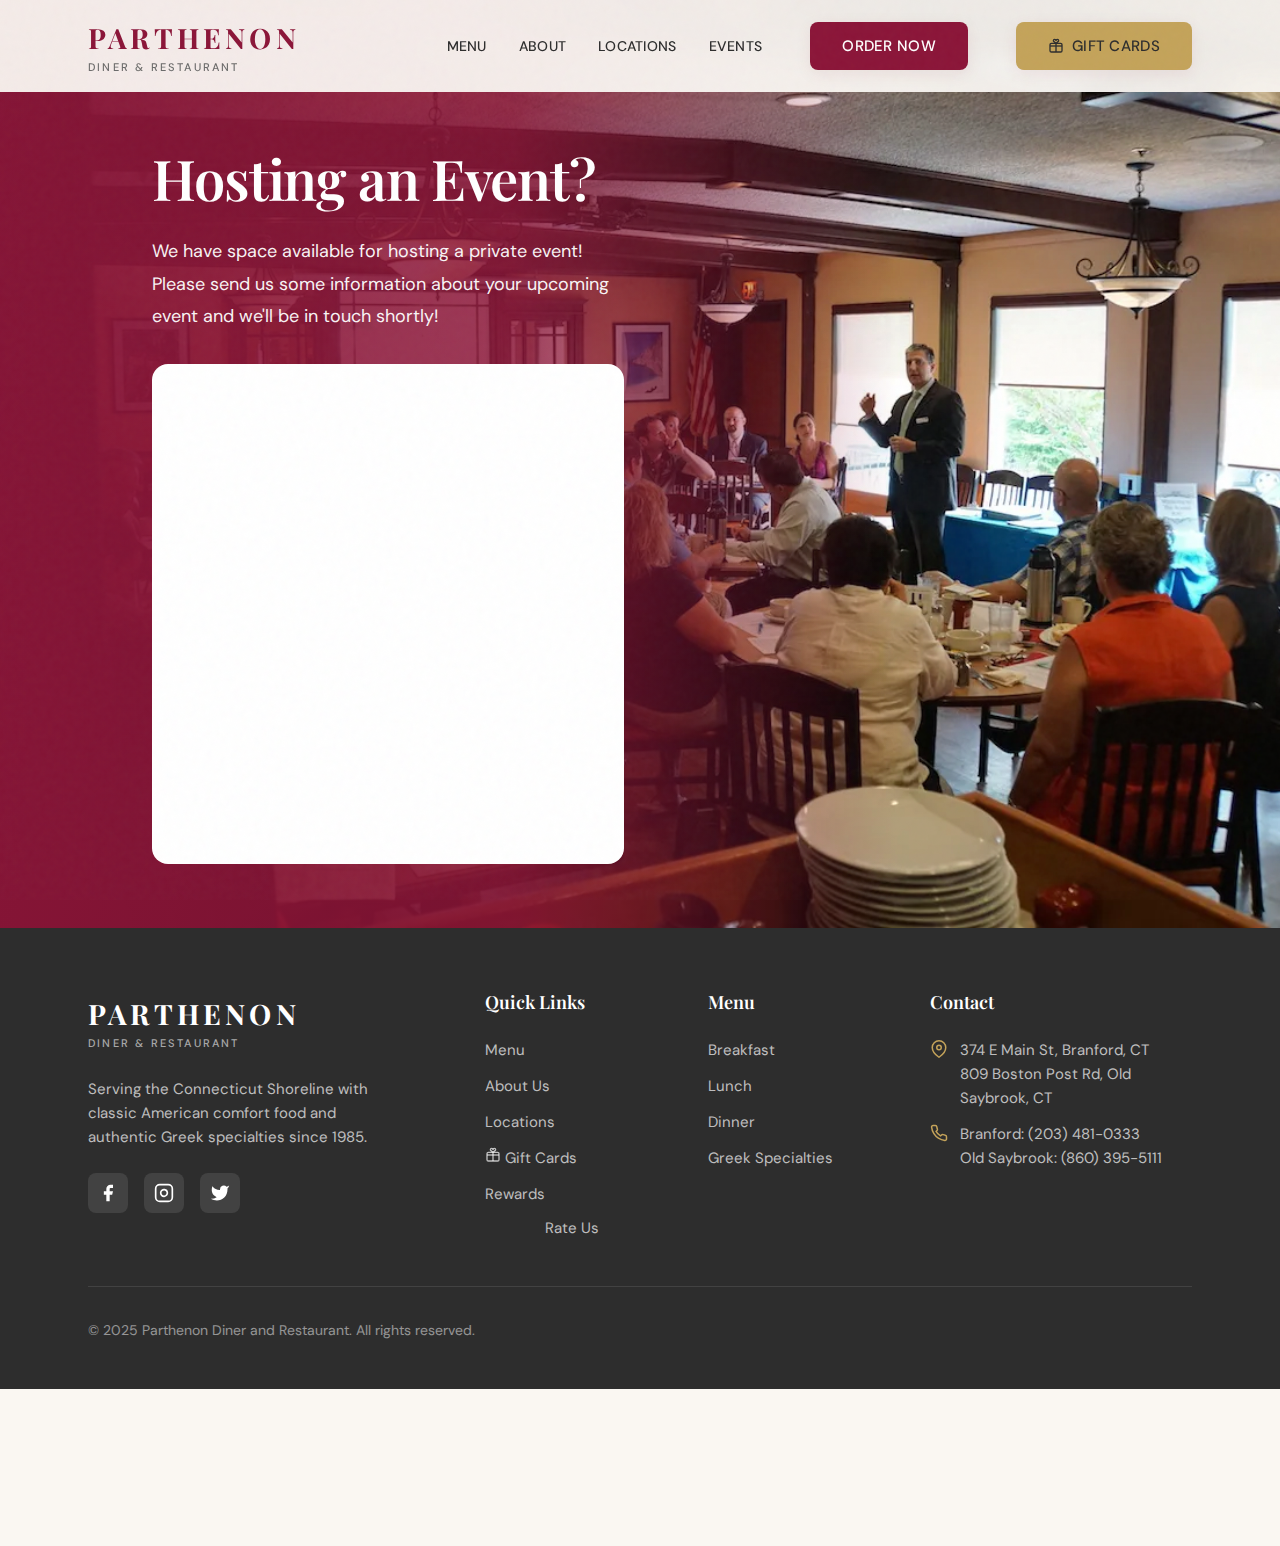
<file: catering-events/index.html>
<!DOCTYPE html>
<html lang="en">
<head>
  <meta charset="UTF-8">
  <meta name="viewport" content="width=device-width, initial-scale=1.0">
  <meta name="msvalidate.01" content="564C441015D4607807CA90C4275EF907">
  <meta name="description" content="Host your private event at Parthenon Diner. We have space available for parties, celebrations, and gatherings in Branford and Old Saybrook, CT.">
  <title>Events | Parthenon Diner</title>

  <!-- Canonical URL -->
  <link rel="canonical" href="https://www.parthenondiner.com/catering-events/">

  <!-- Favicon -->
  <link rel="icon" type="image/svg+xml" href="/favicon.svg">
  <link rel="icon" type="image/png" sizes="32x32" href="/favicon-32x32.png">
  <link rel="icon" type="image/png" sizes="16x16" href="/favicon-16x16.png">
  <link rel="apple-touch-icon" sizes="180x180" href="/apple-touch-icon.png">

  <!-- Open Graph -->
  <meta property="og:type" content="website">
  <meta property="og:title" content="Events | Parthenon Diner">
  <meta property="og:description" content="Host your private event at Parthenon Diner. We have space available for parties, celebrations, and gatherings in Branford and Old Saybrook, CT.">
  <meta property="og:url" content="https://www.parthenondiner.com/catering-events/">
  <meta property="og:image" content="https://www.parthenondiner.com/events-background.webp">
  <meta property="og:site_name" content="Parthenon Diner">
  <meta property="og:locale" content="en_US">

  <!-- Twitter Card -->
  <meta name="twitter:card" content="summary_large_image">
  <meta name="twitter:title" content="Events | Parthenon Diner">
  <meta name="twitter:description" content="Host your private event at Parthenon Diner. We have space available for parties, celebrations, and gatherings in Branford and Old Saybrook, CT.">
  <meta name="twitter:image" content="https://www.parthenondiner.com/events-background.webp">

  <!-- Preconnect to external domains -->
  <link rel="preconnect" href="https://fonts.googleapis.com">
  <link rel="preconnect" href="https://fonts.gstatic.com" crossorigin>

  <!-- Fonts - loaded asynchronously to avoid render blocking -->
  <link rel="preload" href="https://fonts.googleapis.com/css2?family=DM+Sans:wght@400;500;700&family=Playfair+Display:wght@400;600;700&display=swap" as="style" onload="this.onload=null;this.rel='stylesheet'">
  <noscript><link href="https://fonts.googleapis.com/css2?family=DM+Sans:wght@400;500;700&family=Playfair+Display:wght@400;600;700&display=swap" rel="stylesheet"></noscript>

  <!-- Critical CSS - inlined for fast first paint -->
  <style>:root{--color-primary:#8B1538;--color-primary-dark:#6A1029;--color-primary-light:#A91D45;--color-accent:#C4A35A;--color-accent-light:#D4B97A;--color-cream:#FAF7F2;--color-cream-dark:#F0EBE3;--color-white:#FFFFFF;--color-charcoal:#2D2D2D;--color-charcoal-light:#4A4A4A;--color-gray:#6B6B6B;--color-gray-light:#E8E4DD;--font-heading:'Playfair Display',Georgia,serif;--font-body:'DM Sans',-apple-system,BlinkMacSystemFont,sans-serif;--space-xs:0.5rem;--space-sm:1rem;--space-md:1.5rem;--space-lg:2rem;--space-xl:3rem;--space-2xl:4rem;--space-3xl:6rem;--radius-sm:4px;--radius-md:8px;--radius-lg:16px;--radius-xl:24px;--shadow-sm:0 2px 8px rgba(139,21,56,0.06);--shadow-md:0 4px 16px rgba(139,21,56,0.08);--shadow-lg:0 8px 32px rgba(139,21,56,0.12);--shadow-hover:0 12px 40px rgba(139,21,56,0.15);--transition-fast:0.2s ease;--transition-normal:0.3s ease;--transition-slow:0.5s ease;--container-max:1200px;--container-padding:1.5rem}*,*::before,*::after{box-sizing:border-box;margin:0;padding:0}html{scroll-behavior:smooth;font-size:16px;overflow-x:hidden}body{font-family:var(--font-body);font-size:1rem;line-height:1.6;color:var(--color-charcoal);background-color:var(--color-cream);-webkit-font-smoothing:antialiased;-moz-osx-font-smoothing:grayscale;overflow-x:hidden}img{max-width:100%;height:auto;display:block}a{color:inherit;text-decoration:none}ul,ol{list-style:none}button{font-family:inherit;cursor:pointer;border:none;background:none}h1,h2,h3,h4,h5,h6{font-family:var(--font-heading);font-weight:600;line-height:1.2;color:var(--color-charcoal)}h1{font-size:clamp(2.5rem,5vw,4rem);letter-spacing:-0.02em}h2{font-size:clamp(2rem,4vw,3rem);letter-spacing:-0.01em}p{margin-bottom:1rem}.text-primary{color:var(--color-primary)}.container{width:100%;max-width:var(--container-max);margin:0 auto;padding:0 var(--container-padding)}.btn{display:inline-flex;align-items:center;justify-content:center;gap:0.5rem;padding:0.875rem 2rem;font-family:var(--font-body);font-size:0.9375rem;font-weight:500;letter-spacing:0.02em;text-transform:uppercase;border-radius:var(--radius-md);transition:all var(--transition-normal);cursor:pointer}.btn-primary{background-color:var(--color-primary);color:var(--color-white);box-shadow:var(--shadow-md)}.btn-primary:hover{background-color:var(--color-primary-dark);box-shadow:var(--shadow-lg);transform:translateY(-2px)}.btn-secondary{background-color:var(--color-white);color:var(--color-primary);border:2px solid var(--color-primary)}.btn-secondary:hover{background-color:var(--color-primary);color:var(--color-white);transform:translateY(-2px)}.btn-gift{background-color:var(--color-accent);color:var(--color-charcoal);border:none;display:inline-flex;align-items:center;gap:0.5rem;box-shadow:var(--shadow-md)}.header{position:fixed;top:0;left:0;right:0;z-index:1000;background-color:rgba(250,247,242,0.95);backdrop-filter:blur(10px);transition:all var(--transition-normal)}.header.scrolled{background-color:var(--color-white);box-shadow:var(--shadow-md)}.header-inner{display:flex;align-items:center;justify-content:space-between;padding:var(--space-sm) 0;max-width:var(--container-max);margin:0 auto;padding-left:var(--container-padding);padding-right:var(--container-padding)}.logo{display:flex;flex-direction:column;align-items:flex-start}.logo-text{font-family:var(--font-heading);font-size:1.75rem;font-weight:700;color:var(--color-primary);letter-spacing:0.15em;text-transform:uppercase}.logo-subtitle{font-size:0.6875rem;font-weight:500;color:var(--color-gray);letter-spacing:0.2em;text-transform:uppercase;margin-top:-2px}.nav{display:none}.nav-list{display:flex;align-items:center;gap:var(--space-lg)}.nav-link{font-size:0.875rem;font-weight:500;color:var(--color-charcoal);letter-spacing:0.02em;text-transform:uppercase;position:relative;padding:0.5rem 0}.nav-link::after{content:'';position:absolute;bottom:0;left:0;width:0;height:2px;background-color:var(--color-primary);transition:width var(--transition-normal)}.nav-link:hover::after{width:100%}.nav-cta{margin-left:var(--space-sm)}.order-dropdown{position:relative;display:inline-block}.order-dropdown-menu{position:absolute;top:100%;left:50%;transform:translateX(-50%);min-width:200px;background:var(--color-white);border-radius:var(--radius-md);box-shadow:var(--shadow-lg);padding:var(--space-xs);opacity:0;visibility:hidden;transition:opacity var(--transition-fast),visibility var(--transition-fast);z-index:1000;margin-top:0.5rem}.order-dropdown:hover .order-dropdown-menu,.order-dropdown:focus-within .order-dropdown-menu,.order-dropdown.active .order-dropdown-menu{opacity:1;visibility:visible}.order-dropdown-menu a{display:block;padding:var(--space-sm);border-radius:var(--radius-sm);transition:background-color var(--transition-fast)}.order-dropdown-menu a:hover{background-color:var(--color-cream)}.order-dropdown-menu .location-name{display:block;font-weight:600;color:var(--color-charcoal);font-size:0.95rem}.order-dropdown-menu .location-address{display:block;font-size:0.8rem;color:var(--color-gray);margin-top:2px}.menu-toggle{display:flex;flex-direction:column;gap:5px;padding:0.5rem;z-index:1001}.menu-toggle span{display:block;width:24px;height:2px;background-color:var(--color-charcoal);transition:all var(--transition-fast)}.mobile-nav{position:fixed;top:0;right:0;width:100%;max-width:400px;height:100vh;background-color:var(--color-white);padding:6rem var(--space-lg) var(--space-lg);transition:transform var(--transition-normal),visibility var(--transition-normal);transform:translateX(100%);visibility:hidden;box-shadow:var(--shadow-lg);z-index:999}.mobile-nav.active{transform:translateX(0);visibility:visible}.overlay{position:fixed;inset:0;background-color:rgba(0,0,0,0.5);opacity:0;visibility:hidden;transition:all var(--transition-normal);z-index:998}.overlay.active{opacity:1;visibility:visible}@media(min-width:768px){:root{--container-padding:2rem}.nav{display:block}.menu-toggle{display:none}}@media(min-width:1200px){:root{--container-padding:3rem}}
    /* Events Page Specific Styles */
    .events-hero {
      min-height: 100vh;
      display: flex;
      align-items: center;
      position: relative;
      background-image: url('../events-background.webp');
      background-size: cover;
      background-position: center;
      padding-top: 80px;
    }

    .events-hero::before {
      content: '';
      position: absolute;
      top: 0;
      left: 0;
      right: 0;
      bottom: 0;
      background: linear-gradient(90deg, rgba(139, 21, 56, 0.95) 0%, rgba(139, 21, 56, 0.85) 40%, transparent 70%);
    }

    @media (max-width: 768px) {
      .events-hero::before {
        background: linear-gradient(180deg, rgba(139, 21, 56, 0.95) 0%, rgba(139, 21, 56, 0.85) 60%, rgba(139, 21, 56, 0.7) 100%);
      }
    }

    .events-hero-content {
      position: relative;
      z-index: 1;
      max-width: 600px;
      padding: var(--space-2xl);
      color: var(--color-white);
    }

    @media (max-width: 768px) {
      .events-hero-content {
        max-width: 100%;
        padding: var(--space-xl) var(--space-md);
        text-align: center;
      }
    }

    .events-hero h1 {
      font-size: clamp(2rem, 5vw, 3.5rem);
      margin-bottom: var(--space-md);
      color: var(--color-white);
      line-height: 1.2;
    }

    .events-hero p {
      font-size: 1.125rem;
      line-height: 1.8;
      margin-bottom: var(--space-lg);
      opacity: 0.95;
    }

    .events-form-section {
      margin-top: var(--space-lg);
    }

    .events-form-title {
      font-size: 1.25rem;
      font-weight: 600;
      margin-bottom: var(--space-md);
      display: flex;
      align-items: center;
      gap: var(--space-sm);
    }

    @media (max-width: 768px) {
      .events-form-title {
        justify-content: center;
      }
    }

    .events-form-title svg {
      width: 24px;
      height: 24px;
    }

    .events-form-container {
      background: var(--color-white);
      border-radius: var(--radius-lg);
      overflow: hidden;
      box-shadow: var(--shadow-xl);
    }

    .events-form-container iframe {
      width: 100%;
      min-height: 500px;
      border: none;
      display: block;
    }
    .rate-modal-overlay {
      opacity: 0;
      visibility: hidden;
    }
  </style>

  <!-- Full stylesheet - loaded asynchronously -->
  <link rel="preload" href="../css/styles.css" as="style" onload="this.onload=null;this.rel='stylesheet'">
  <noscript><link rel="stylesheet" href="../css/styles.css"></noscript>
</head>
<body>
  <!-- Header -->
  <header class="header" id="header">
    <div class="header-inner">
      <a href="/" class="logo">
        <span class="logo-text">Parthenon</span>
        <span class="logo-subtitle">Diner & Restaurant</span>
      </a>

      <nav class="nav">
        <ul class="nav-list">
          <li><a href="/menu" class="nav-link">Menu</a></li>
          <li><a href="/about" class="nav-link">About</a></li>
          <li><a href="/#locations" class="nav-link">Locations</a></li>
          <li><a href="../catering-events/" class="nav-link active">Events</a></li>
          <li class="nav-cta">
            <div class="order-dropdown">
              <button class="btn btn-primary">Order Now</button>
              <div class="order-dropdown-menu">
                <a href="https://www.toasttab.com/parthenon-diner-branford-374-east-main-street/v3" target="_blank">
                  <span class="location-name">Branford</span>
                  <span class="location-address">374 E Main St</span>
                </a>
                <a href="https://order.toasttab.com/online/parthenon-diner-of-old-saybrook-809-boston-post-rd" target="_blank">
                  <span class="location-name">Old Saybrook</span>
                  <span class="location-address">809 Boston Post Rd</span>
                </a>
              </div>
            </div>
          </li>
          <li class="nav-cta">
            <div class="order-dropdown">
              <button class="btn btn-gift">
                <svg width="16" height="16" viewBox="0 0 24 24" fill="none" stroke="currentColor" stroke-width="2">
                  <rect x="3" y="8" width="18" height="13" rx="2"/>
                  <path d="M12 8V21"/>
                  <path d="M3 12h18"/>
                  <path d="M12 8c-2-2-4-2.5-4-4a2 2 0 0 1 4 0"/>
                  <path d="M12 8c2-2 4-2.5 4-4a2 2 0 0 0-4 0"/>
                </svg>
                Gift Cards
              </button>
              <div class="order-dropdown-menu">
                <a href="https://www.toasttab.com/parthenon-diner-branford-374-east-main-street/giftcards" target="_blank">
                  <span class="location-name">Branford</span>
                  <span class="location-address">374 E Main St</span>
                </a>
                <a href="https://order.toasttab.com/egiftcards/parthenon-diner-of-old-saybrook-809-boston-post-rd" target="_blank">
                  <span class="location-name">Old Saybrook</span>
                  <span class="location-address">809 Boston Post Rd</span>
                </a>
              </div>
            </div>
          </li>
        </ul>
      </nav>

      <button class="menu-toggle" id="menuToggle" aria-label="Toggle menu">
        <span></span>
        <span></span>
        <span></span>
      </button>
    </div>
  </header>

  <!-- Mobile Navigation -->
  <nav class="mobile-nav" id="mobileNav">
    <ul class="mobile-nav-list">
      <li><a href="/menu" class="mobile-nav-link">Menu</a></li>
      <li><a href="/about" class="mobile-nav-link">About</a></li>
      <li><a href="/#locations" class="mobile-nav-link">Locations</a></li>
      <li><a href="../catering-events/" class="mobile-nav-link">Events</a></li>
    </ul>
    <div class="mobile-nav-cta">
      <p class="mobile-order-label">Order Online</p>
      <a href="https://www.toasttab.com/parthenon-diner-branford-374-east-main-street/v3" class="btn btn-secondary" target="_blank" style="width: 100%;">Branford</a>
      <a href="https://order.toasttab.com/online/parthenon-diner-of-old-saybrook-809-boston-post-rd" class="btn btn-secondary" target="_blank" style="width: 100%;">Old Saybrook</a>
    </div>
    <div class="mobile-nav-cta">
      <p class="mobile-order-label">Call Now</p>
      <a href="tel:203-481-0333" class="btn btn-secondary" style="width: 100%;">
        <svg width="18" height="18" viewBox="0 0 24 24" fill="none" stroke="currentColor" stroke-width="2">
          <path d="M22 16.92v3a2 2 0 0 1-2.18 2 19.79 19.79 0 0 1-8.63-3.07 19.5 19.5 0 0 1-6-6 19.79 19.79 0 0 1-3.07-8.67A2 2 0 0 1 4.11 2h3a2 2 0 0 1 2 1.72 12.84 12.84 0 0 0 .7 2.81 2 2 0 0 1-.45 2.11L8.09 9.91a16 16 0 0 0 6 6l1.27-1.27a2 2 0 0 1 2.11-.45 12.84 12.84 0 0 0 2.81.7A2 2 0 0 1 22 16.92z"/>
        </svg>
        Branford
      </a>
      <a href="tel:860-395-5111" class="btn btn-secondary" style="width: 100%;">
        <svg width="18" height="18" viewBox="0 0 24 24" fill="none" stroke="currentColor" stroke-width="2">
          <path d="M22 16.92v3a2 2 0 0 1-2.18 2 19.79 19.79 0 0 1-8.63-3.07 19.5 19.5 0 0 1-6-6 19.79 19.79 0 0 1-3.07-8.67A2 2 0 0 1 4.11 2h3a2 2 0 0 1 2 1.72 12.84 12.84 0 0 0 .7 2.81 2 2 0 0 1-.45 2.11L8.09 9.91a16 16 0 0 0 6 6l1.27-1.27a2 2 0 0 1 2.11-.45 12.84 12.84 0 0 0 2.81.7A2 2 0 0 1 22 16.92z"/>
        </svg>
        Old Saybrook
      </a>
    </div>
  </nav>
  <div class="overlay" id="overlay"></div>

  <!-- Events Hero -->
  <section class="events-hero">
    <div class="container">
      <div class="events-hero-content">
        <h1>Hosting an Event?</h1>
        <p>We have space available for hosting a private event! Please send us some information about your upcoming event and we'll be in touch shortly!</p>

        <div class="events-form-section">
          <div class="events-form-container">
            <iframe
              src="https://www.emailmeform.com/builder/embed/ReHCt2v58dI5ZiMfe0dq19"
              title="Parthenon Event Inquiry Form"
              loading="lazy">
            </iframe>
          </div>
        </div>
      </div>
    </div>
  </section>

  <!-- Footer -->
  <footer class="footer">
    <div class="container">
      <div class="footer-content">
        <div class="footer-brand">
          <a href="/" class="logo">
            <span class="logo-text">Parthenon</span>
            <span class="logo-subtitle">Diner & Restaurant</span>
          </a>
          <p>Serving the Connecticut Shoreline with classic American comfort food and authentic Greek specialties since 1985.</p>
          <div class="footer-social">
            <a href="https://www.facebook.com/parthenon.diner/" class="footer-social-link" target="_blank" aria-label="Facebook">
              <svg width="20" height="20" viewBox="0 0 24 24" fill="currentColor">
                <path d="M18 2h-3a5 5 0 0 0-5 5v3H7v4h3v8h4v-8h3l1-4h-4V7a1 1 0 0 1 1-1h3z"/>
              </svg>
            </a>
            <a href="https://www.instagram.com/parthenonbranford/" class="footer-social-link" target="_blank" aria-label="Instagram">
              <svg width="20" height="20" viewBox="0 0 24 24" fill="none" stroke="currentColor" stroke-width="2">
                <rect x="2" y="2" width="20" height="20" rx="5" ry="5"/>
                <path d="M16 11.37A4 4 0 1 1 12.63 8 4 4 0 0 1 16 11.37z"/>
                <line x1="17.5" y1="6.5" x2="17.51" y2="6.5"/>
              </svg>
            </a>
            <a href="https://twitter.com/parthenondiner" class="footer-social-link" target="_blank" aria-label="Twitter">
              <svg width="20" height="20" viewBox="0 0 24 24" fill="currentColor">
                <path d="M23 3a10.9 10.9 0 0 1-3.14 1.53 4.48 4.48 0 0 0-7.86 3v1A10.66 10.66 0 0 1 3 4s-4 9 5 13a11.64 11.64 0 0 1-7 2c9 5 20 0 20-11.5a4.5 4.5 0 0 0-.08-.83A7.72 7.72 0 0 0 23 3z"/>
              </svg>
            </a>
          </div>
        </div>

        <div class="footer-nav">
          <h4 class="footer-title">Quick Links</h4>
          <div class="footer-links">
            <a href="/menu" class="footer-link">Menu</a>
            <a href="/about" class="footer-link">About Us</a>
            <a href="/#locations" class="footer-link">Locations</a>
            <a href="https://www.toasttab.com/parthenon-diner-branford-374-east-main-street/giftcards" class="footer-link footer-link-highlight" target="_blank">
              <svg width="16" height="16" viewBox="0 0 24 24" fill="none" stroke="currentColor" stroke-width="2">
                <rect x="3" y="8" width="18" height="13" rx="2"/>
                <path d="M12 8V21"/>
                <path d="M3 12h18"/>
                <path d="M12 8c-2-2-4-2.5-4-4a2 2 0 0 1 4 0"/>
                <path d="M12 8c2-2 4-2.5 4-4a2 2 0 0 0-4 0"/>
              </svg>
              Gift Cards
            </a>
            <a href="https://www.toasttab.com/parthenon-diner-branford-374-east-main-street/rewardsSignup" class="footer-link" target="_blank">Rewards</a>
            <button type="button" class="footer-link footer-rate-us-btn" id="footerRateUsBtn">Rate Us</button>
          </div>
        </div>

        <div class="footer-nav">
          <h4 class="footer-title">Menu</h4>
          <div class="footer-links">
            <a href="/menu#breakfast" class="footer-link">Breakfast</a>
            <a href="/menu#lunch" class="footer-link">Lunch</a>
            <a href="/menu#dinner" class="footer-link">Dinner</a>
            <a href="/menu#greek" class="footer-link">Greek Specialties</a>
          </div>
        </div>

        <div class="footer-contact">
          <h4 class="footer-title">Contact</h4>
          <div class="footer-contact-item">
            <svg width="18" height="18" viewBox="0 0 24 24" fill="none" stroke="currentColor" stroke-width="2">
              <path d="M21 10c0 7-9 13-9 13s-9-6-9-13a9 9 0 0 1 18 0z"/>
              <circle cx="12" cy="10" r="3"/>
            </svg>
            <span>374 E Main St, Branford, CT<br>809 Boston Post Rd, Old Saybrook, CT</span>
          </div>
          <div class="footer-contact-item">
            <svg width="18" height="18" viewBox="0 0 24 24" fill="none" stroke="currentColor" stroke-width="2">
              <path d="M22 16.92v3a2 2 0 0 1-2.18 2 19.79 19.79 0 0 1-8.63-3.07 19.5 19.5 0 0 1-6-6 19.79 19.79 0 0 1-3.07-8.67A2 2 0 0 1 4.11 2h3a2 2 0 0 1 2 1.72 12.84 12.84 0 0 0 .7 2.81 2 2 0 0 1-.45 2.11L8.09 9.91a16 16 0 0 0 6 6l1.27-1.27a2 2 0 0 1 2.11-.45 12.84 12.84 0 0 0 2.81.7A2 2 0 0 1 22 16.92z"/>
            </svg>
            <span>Branford: (203) 481-0333<br>Old Saybrook: (860) 395-5111</span>
          </div>
        </div>
      </div>

      <div class="footer-bottom">
        <p class="footer-copyright">&copy; 2025 Parthenon Diner and Restaurant. All rights reserved.</p>
      </div>
    </div>
  </footer>

  <!-- Rate Us Modal -->
  <div class="rate-modal-overlay" id="rateUsModal">
    <div class="rate-modal">
      <button type="button" class="rate-modal-close" id="closeRateUsModal" aria-label="Close">
        <svg width="24" height="24" viewBox="0 0 24 24" fill="none" stroke="currentColor" stroke-width="2">
          <line x1="18" y1="6" x2="6" y2="18"></line>
          <line x1="6" y1="6" x2="18" y2="18"></line>
        </svg>
      </button>
      <h2 class="rate-modal-title">How Was Your Experience?</h2>
      <p class="rate-modal-subtitle">We value your feedback!</p>
      <div class="rate-modal-buttons">
        <a href="../feedback.html" class="rate-modal-btn rate-modal-btn-happy">
          <span class="rate-modal-btn-icon">😊</span>
          <span class="rate-modal-btn-text">Happy</span>
        </a>
        <a href="../not-happy.html" class="rate-modal-btn rate-modal-btn-sad">
          <span class="rate-modal-btn-icon">😔</span>
          <span class="rate-modal-btn-text">Not Happy</span>
        </a>
      </div>
    </div>
  </div>

  <script src="../js/main.js"></script>
</body>
</html>
</file>
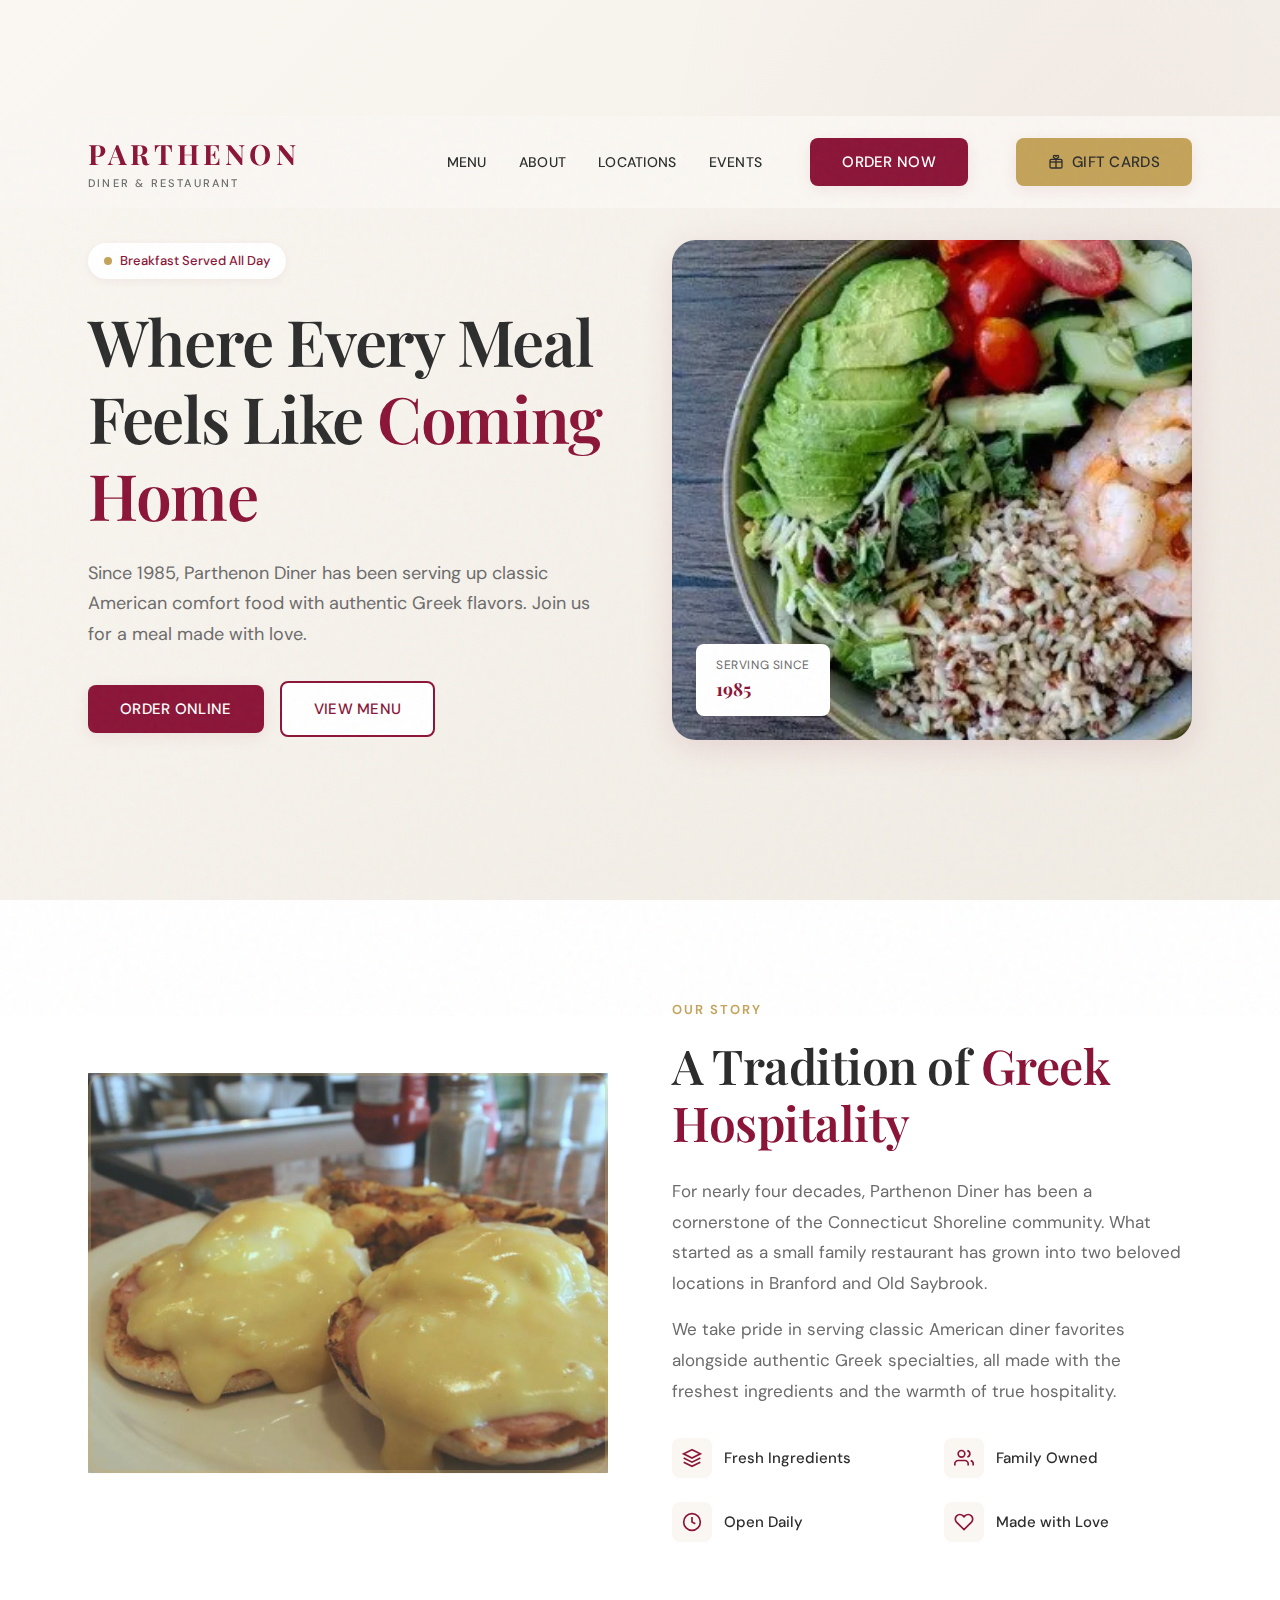
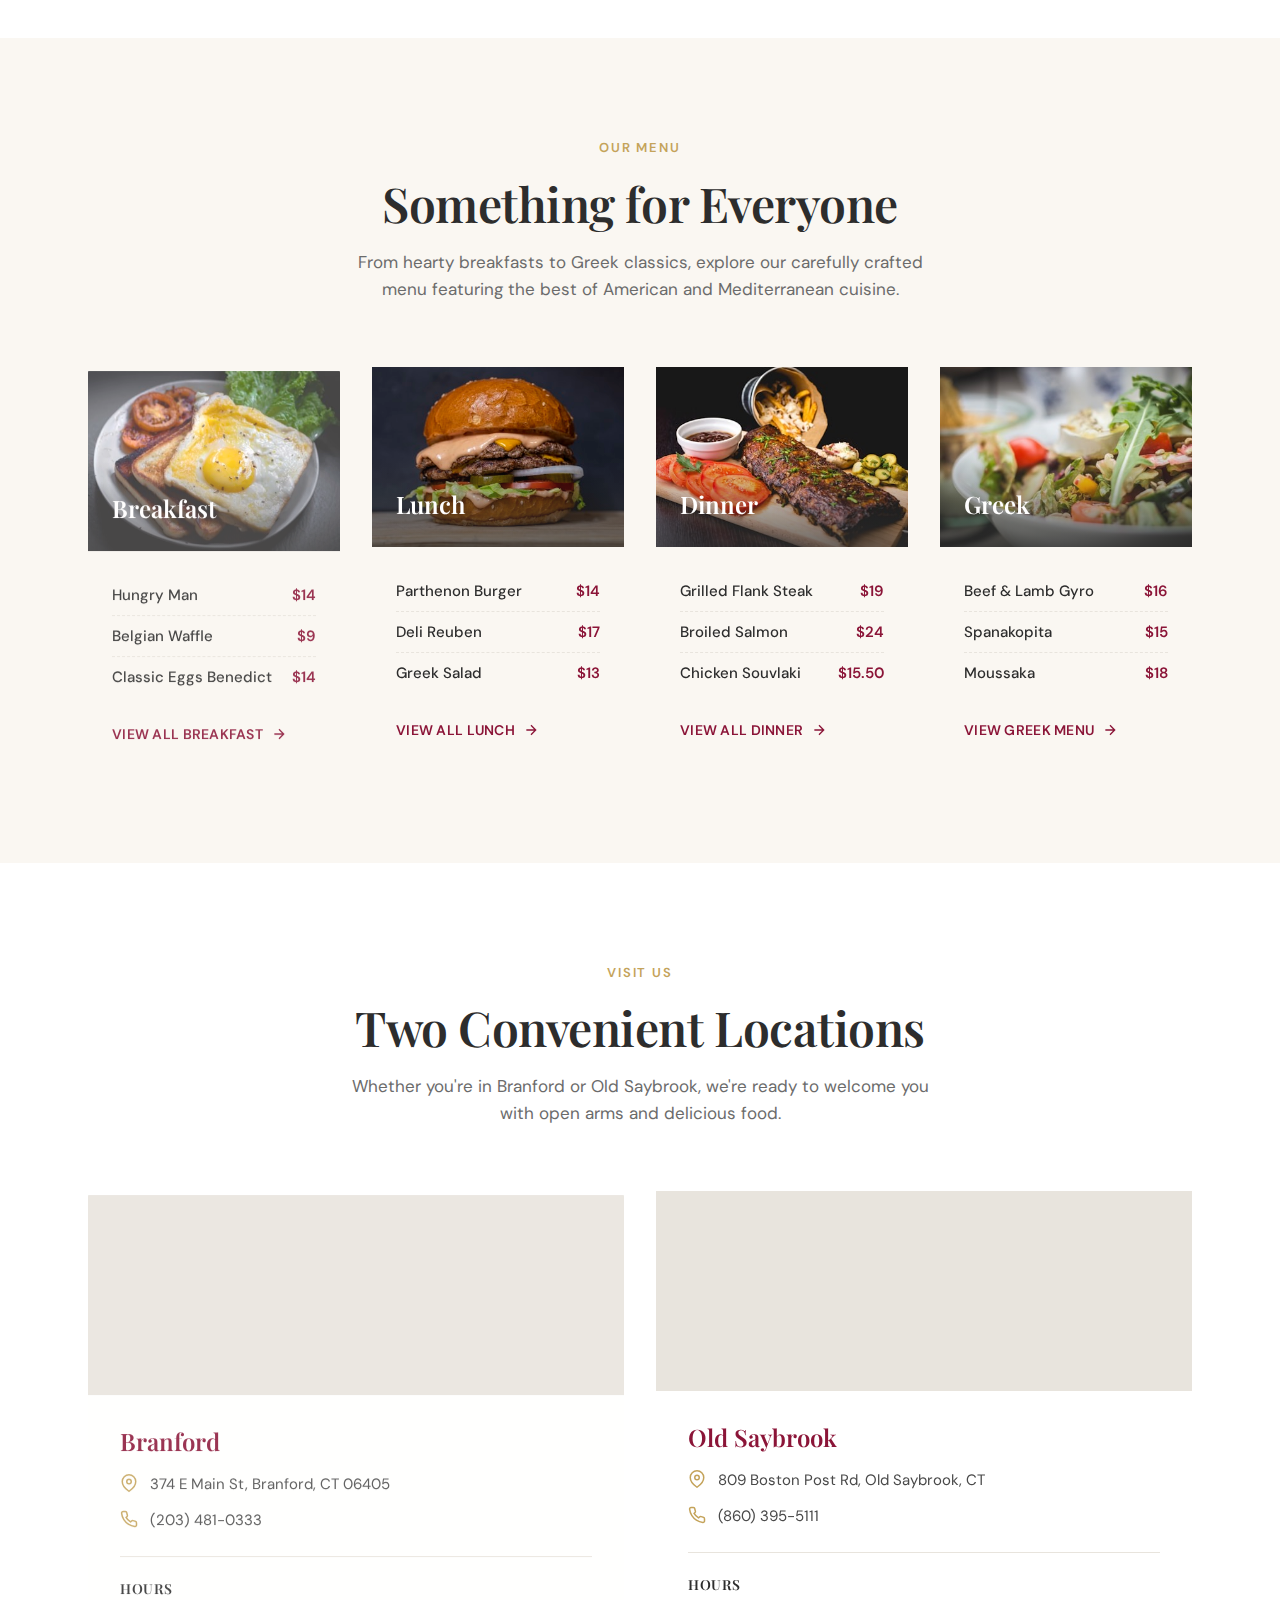
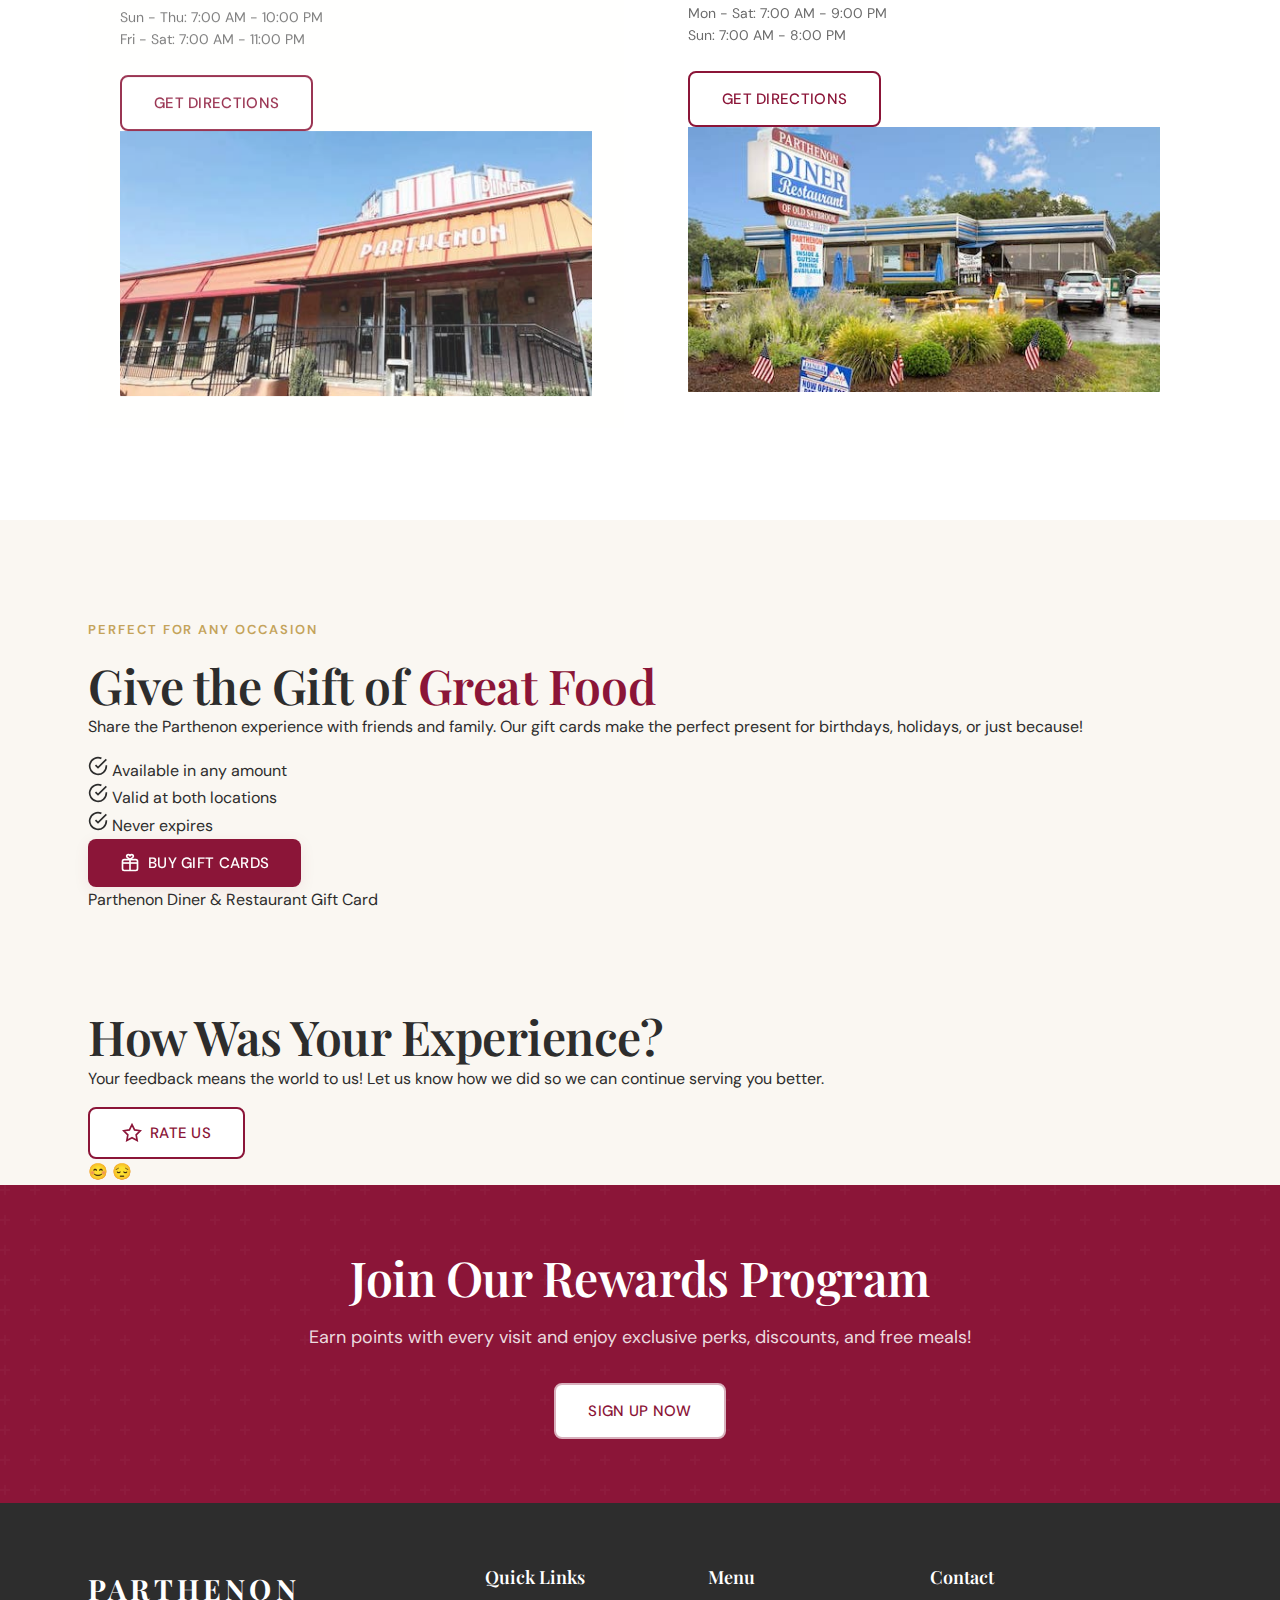
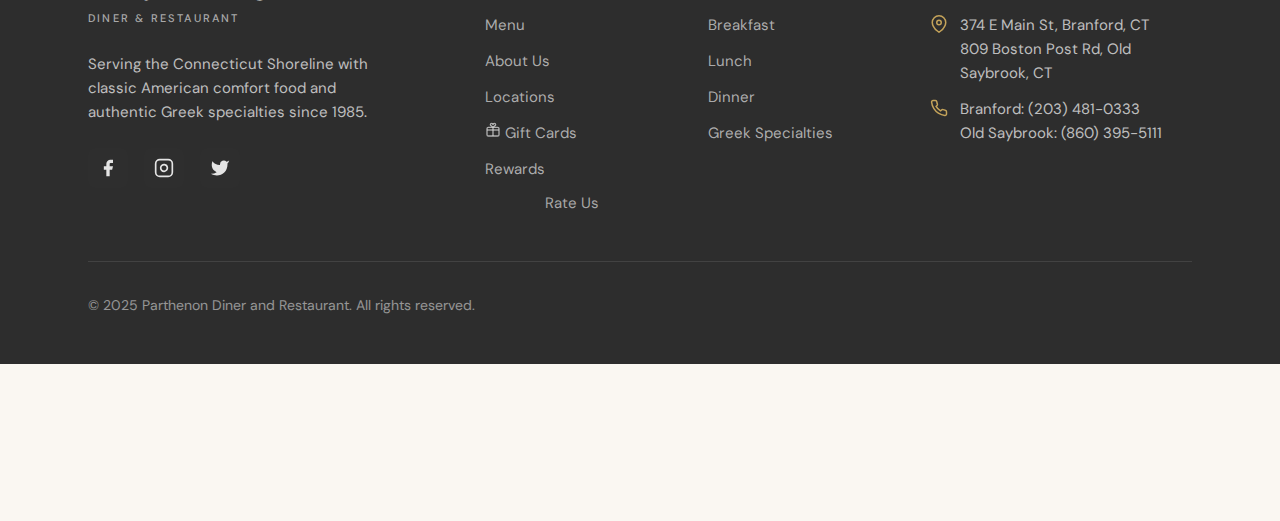
<file: contact/index.html>
<!DOCTYPE html>
<html lang="en">
<head>
  <meta charset="UTF-8">
  <meta http-equiv="refresh" content="0; url=/#locations">
  <link rel="canonical" href="https://www.parthenondiner.com/">
  <title>Redirecting to Contact | Parthenon Diner</title>
</head>
<body>
  <p>Redirecting to <a href="/#locations">contact info</a>...</p>
</body>
</html>
</file>
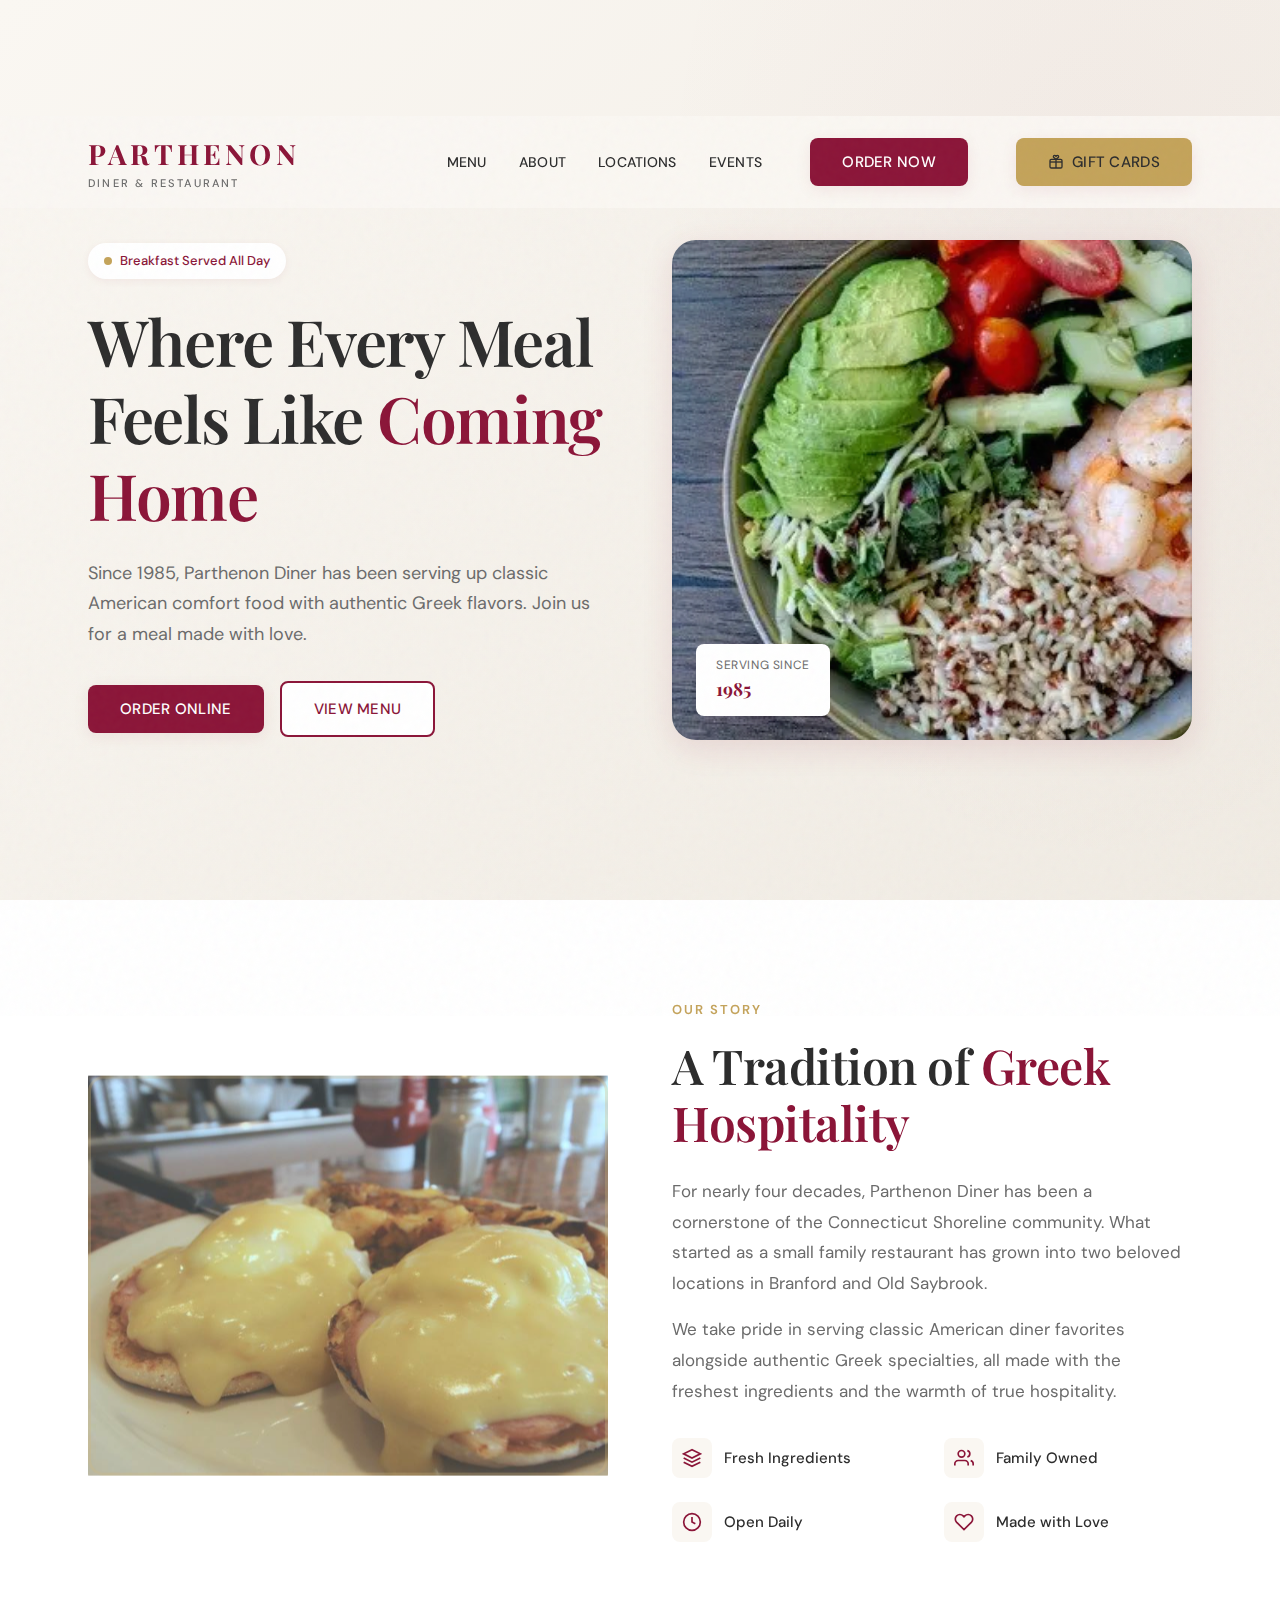
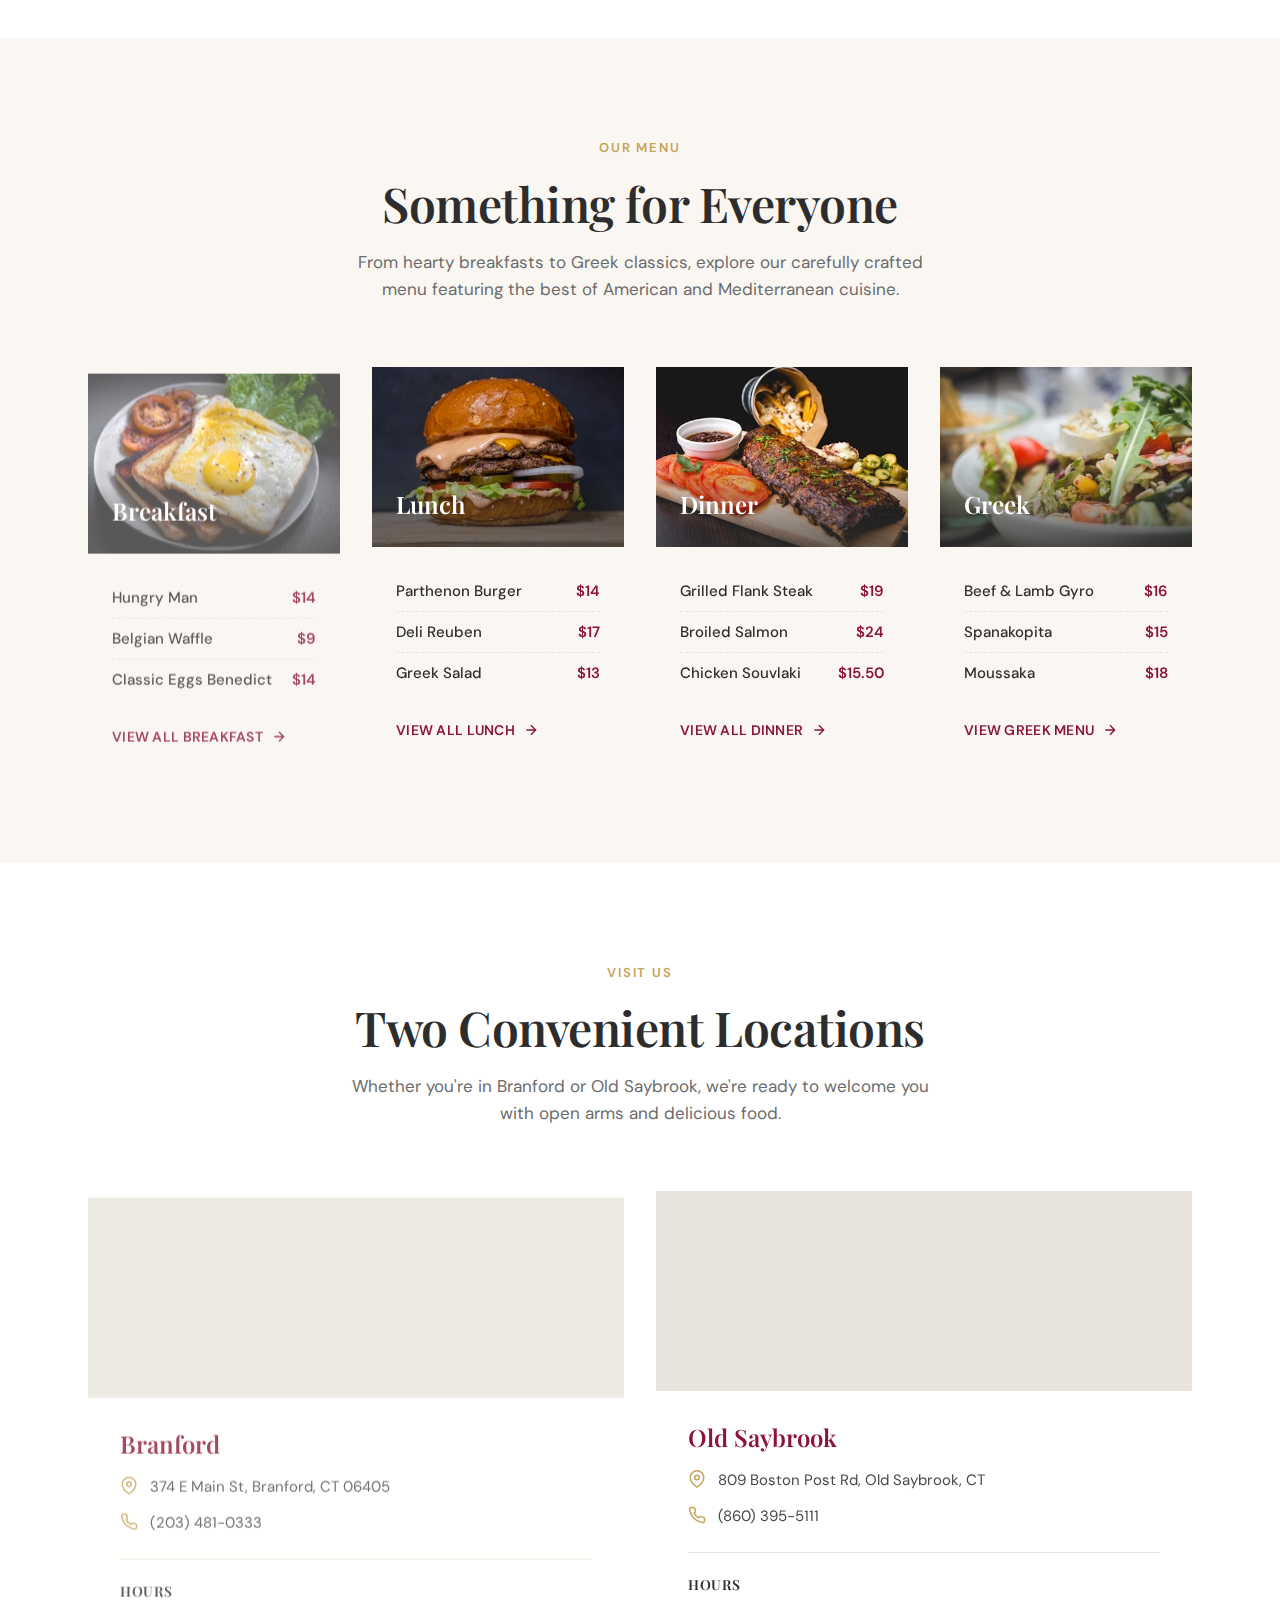
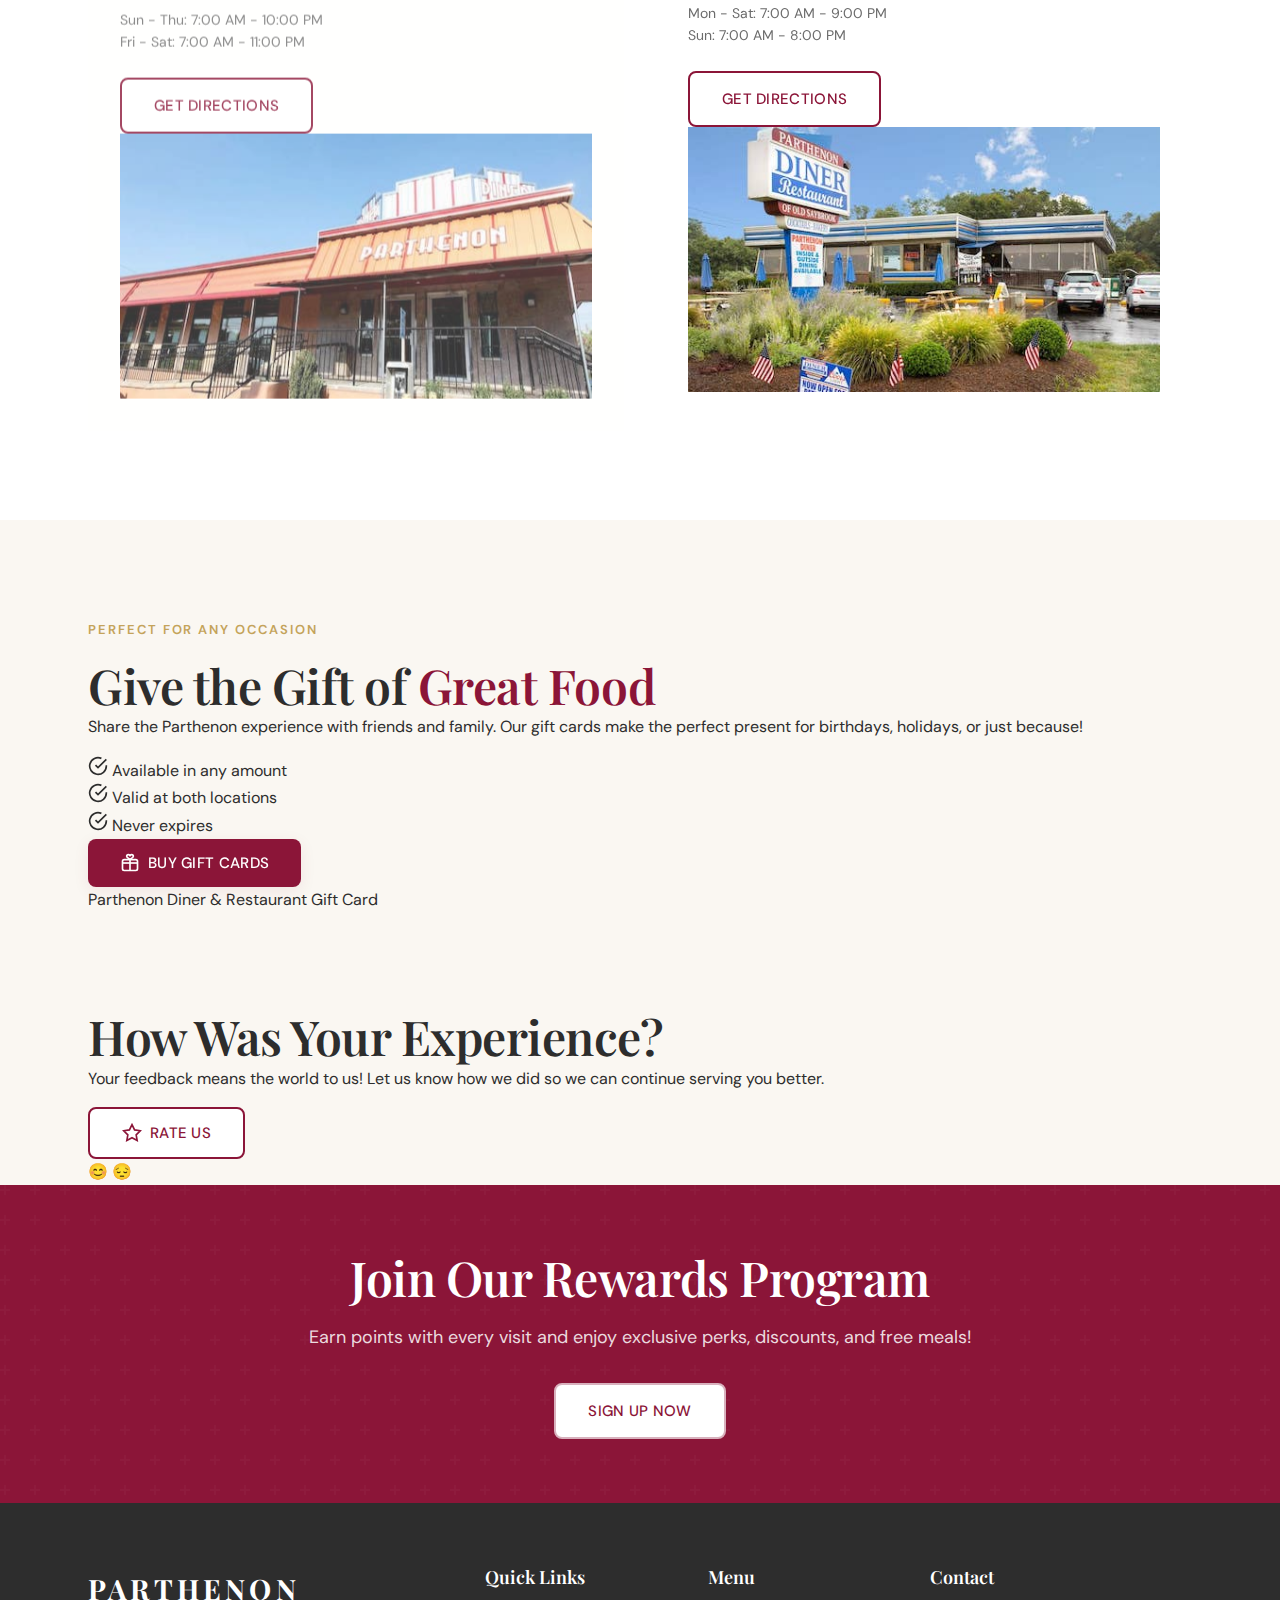
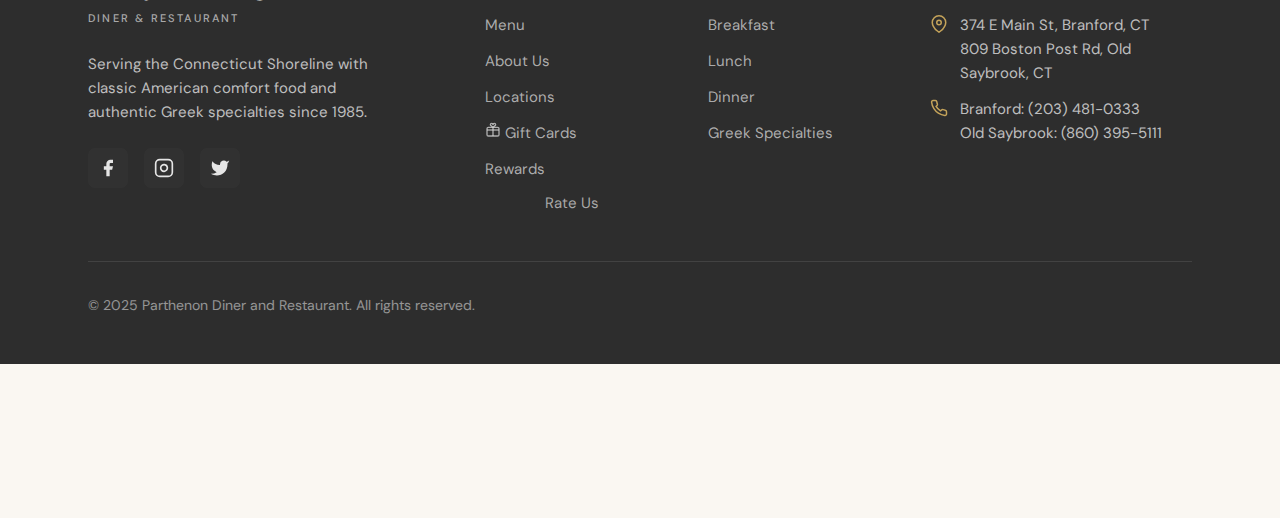
<file: locations-hours/index.html>
<!DOCTYPE html>
<html lang="en">
<head>
  <meta charset="UTF-8">
  <meta http-equiv="refresh" content="0; url=/#locations">
  <link rel="canonical" href="https://www.parthenondiner.com/">
  <title>Redirecting to Locations | Parthenon Diner</title>
</head>
<body>
  <p>Redirecting to <a href="/#locations">locations</a>...</p>
</body>
</html>
</file>
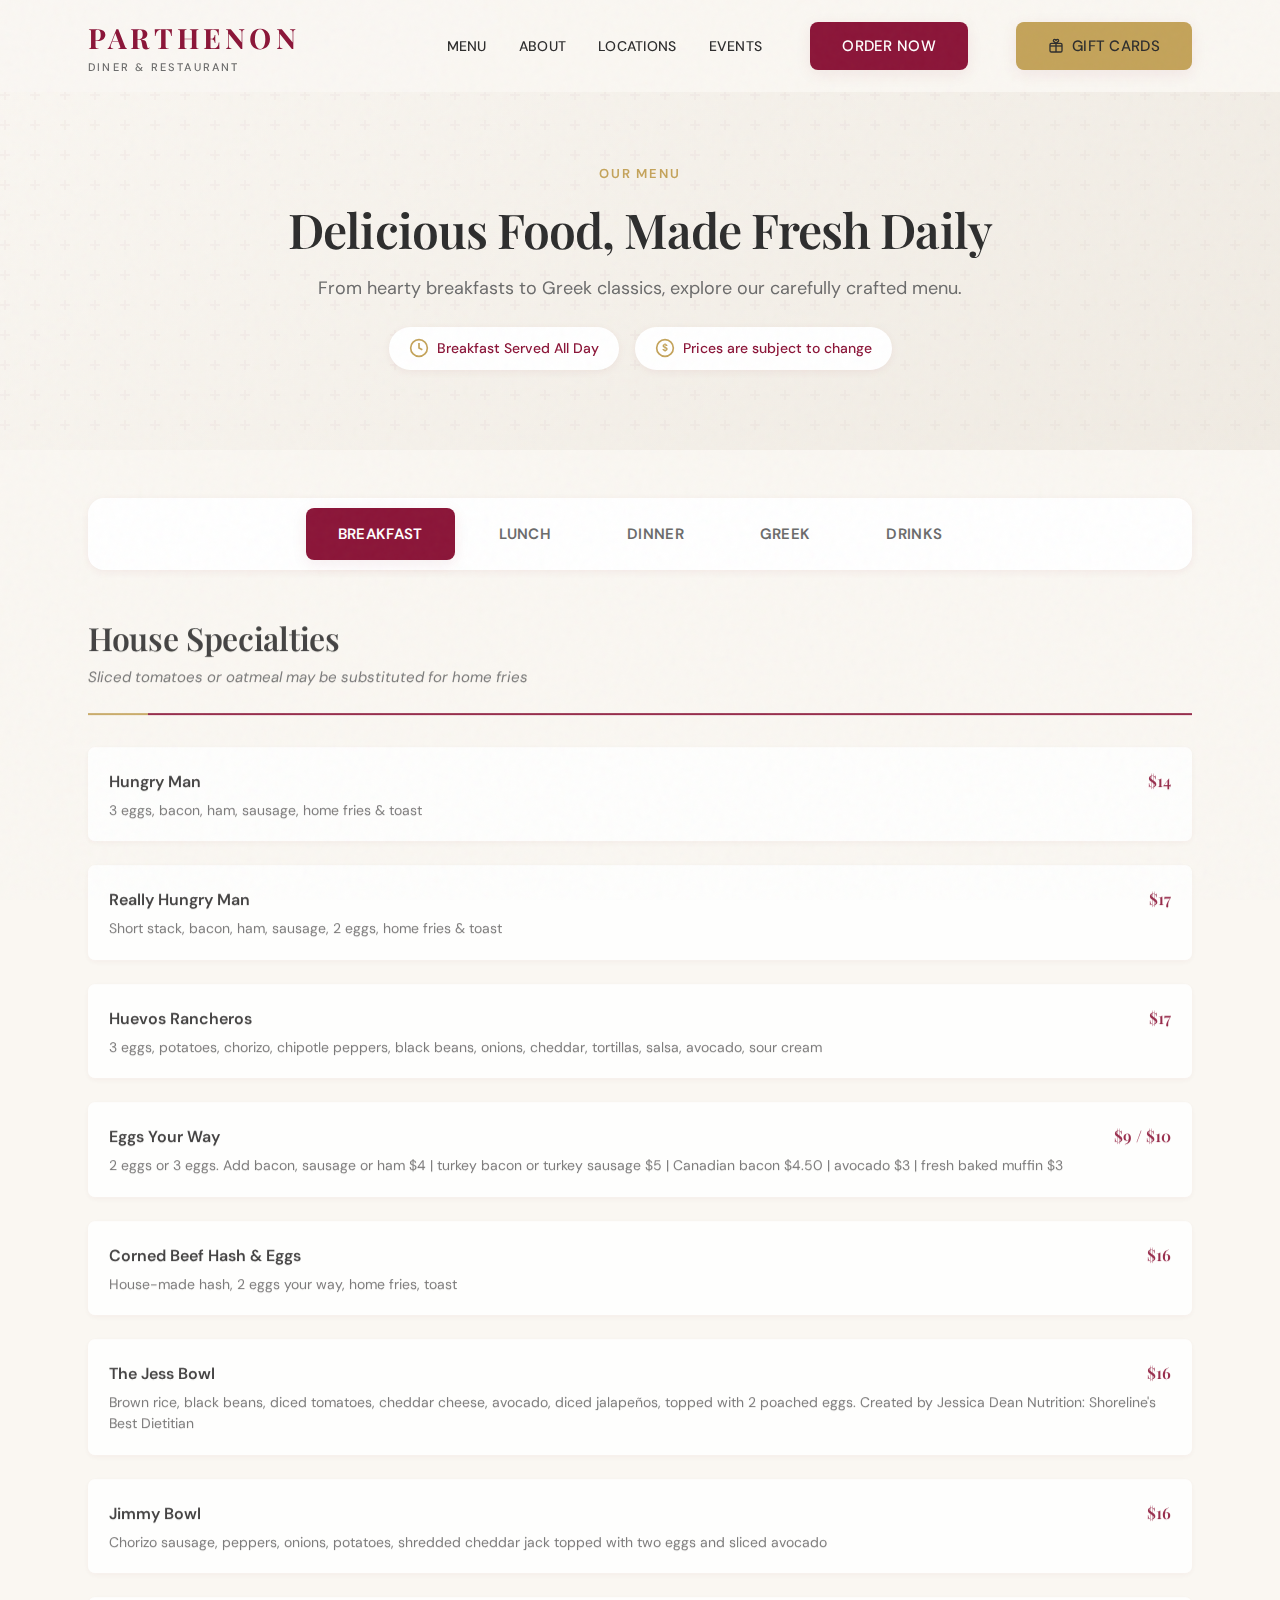
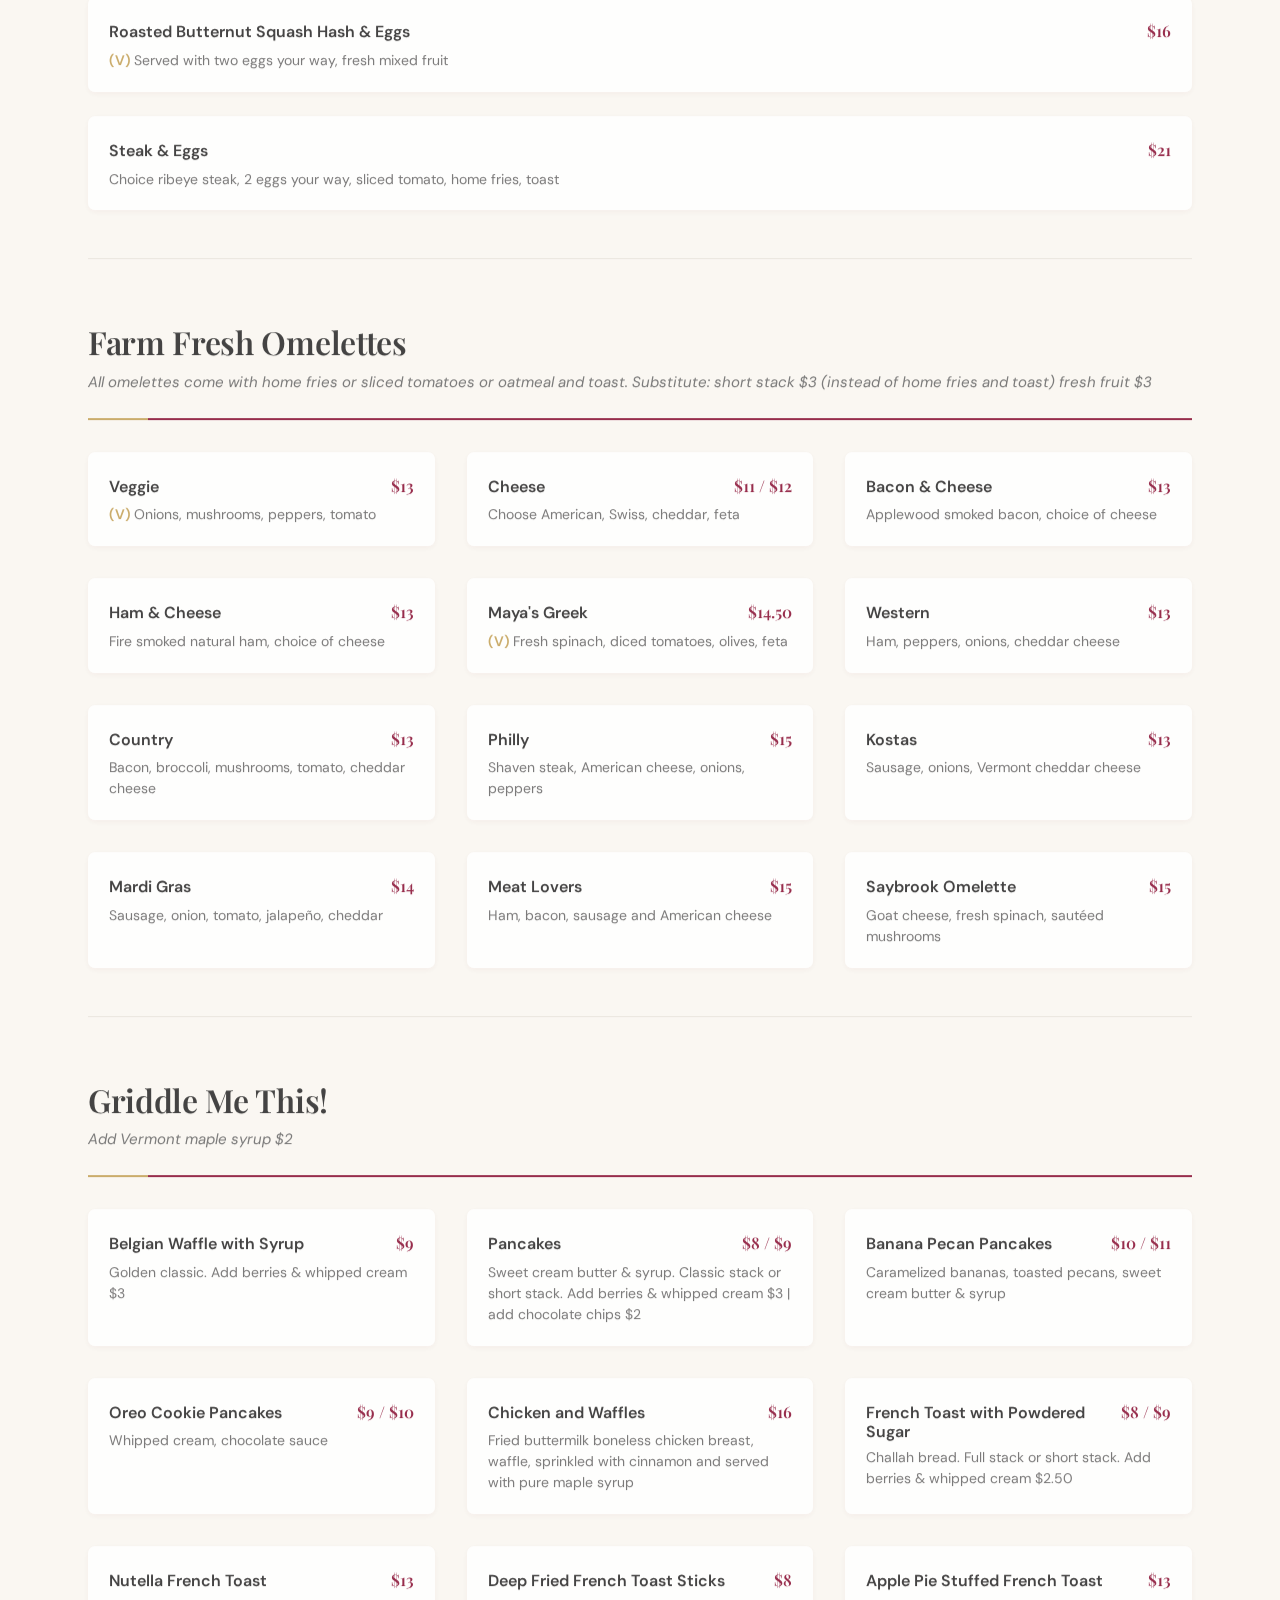
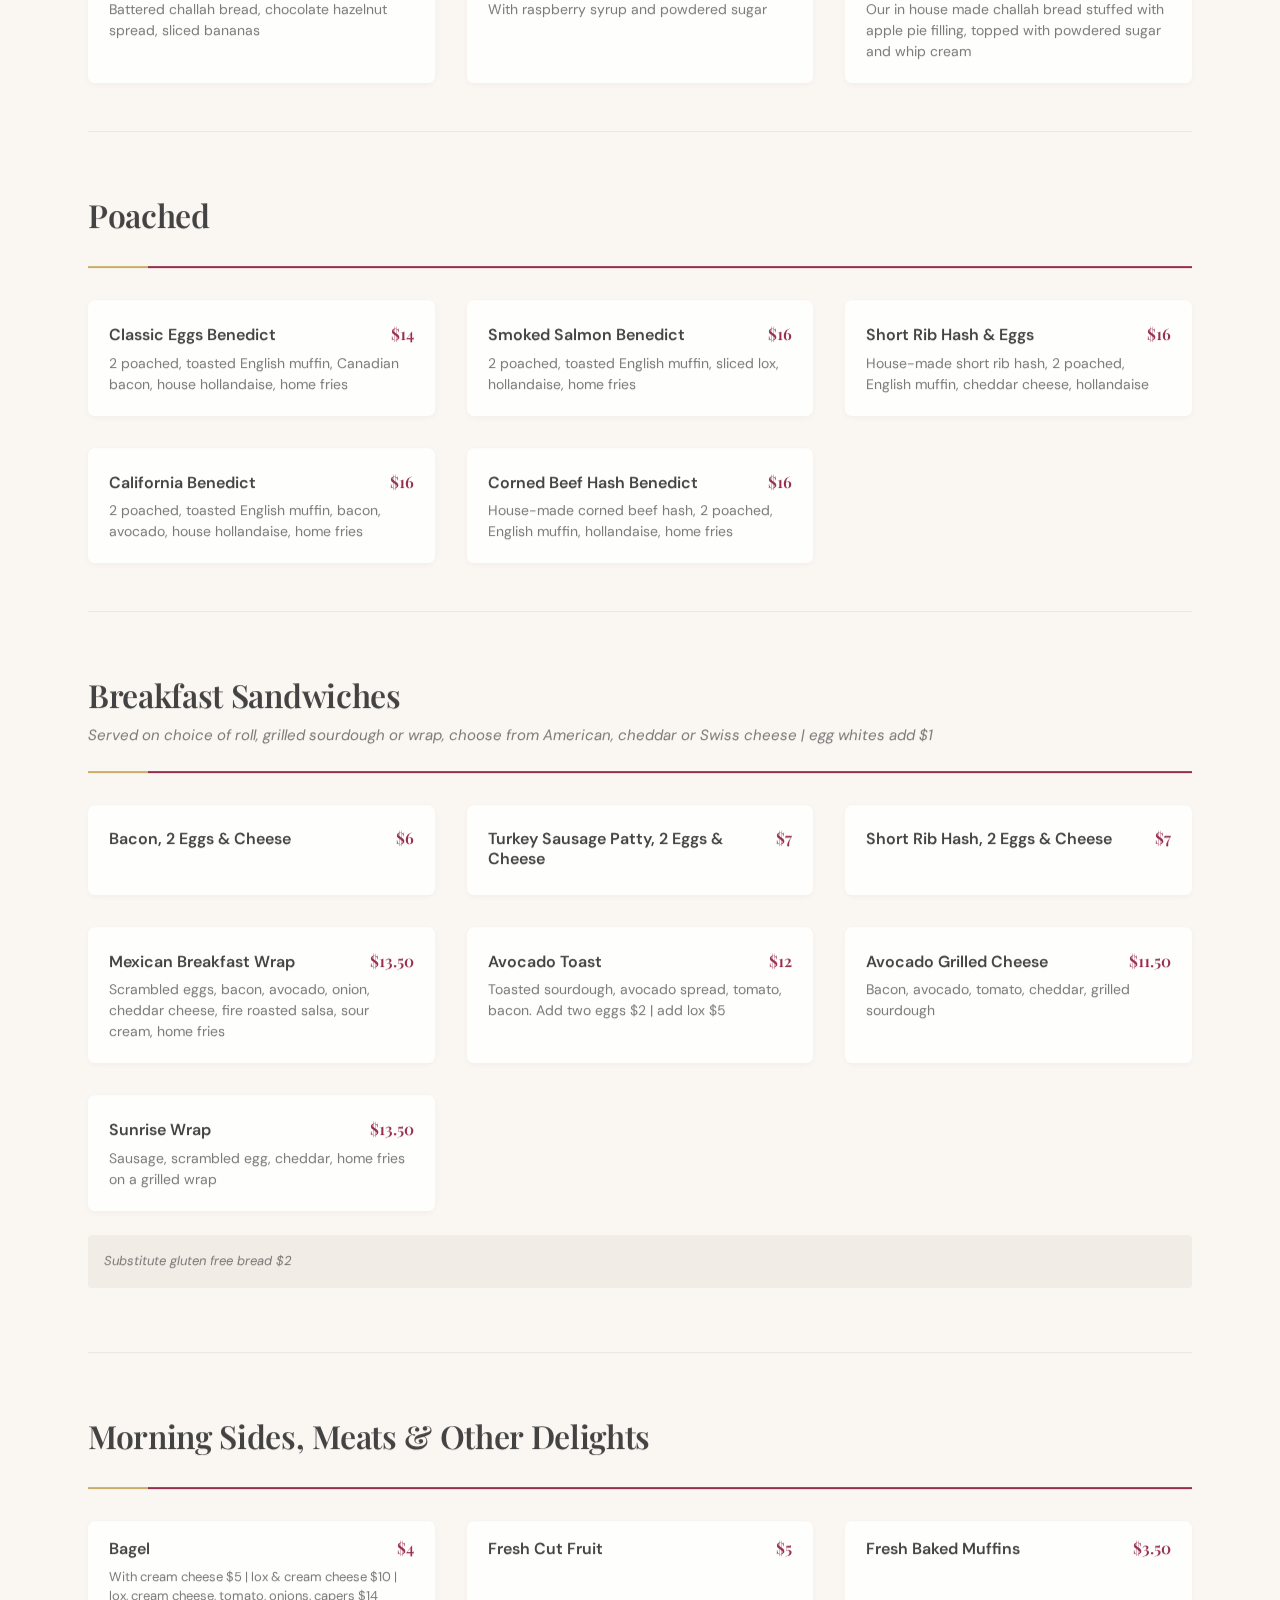
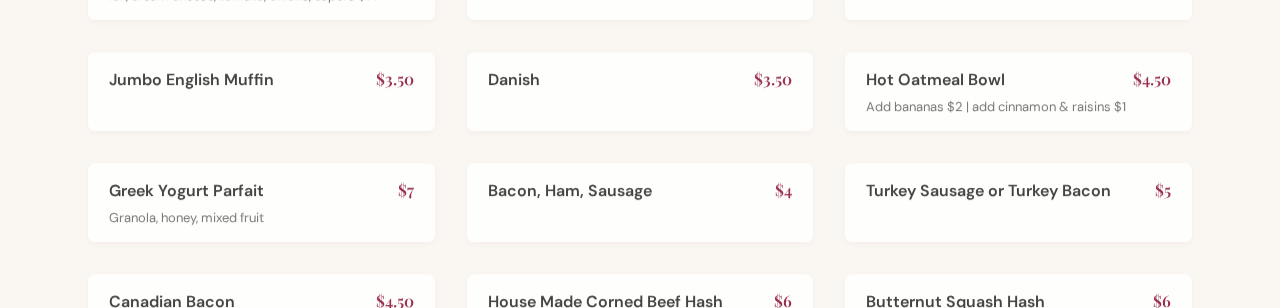
<file: menu/index.html>
<!DOCTYPE html>
<html lang="en">
<head>
  <meta charset="UTF-8">
  <meta http-equiv="refresh" content="0; url=/menu.html">
  <link rel="canonical" href="https://www.parthenondiner.com/menu.html">
  <title>Redirecting to Menu | Parthenon Diner</title>
</head>
<body>
  <p>Redirecting to <a href="/menu.html">our menu</a>...</p>
</body>
</html>
</file>
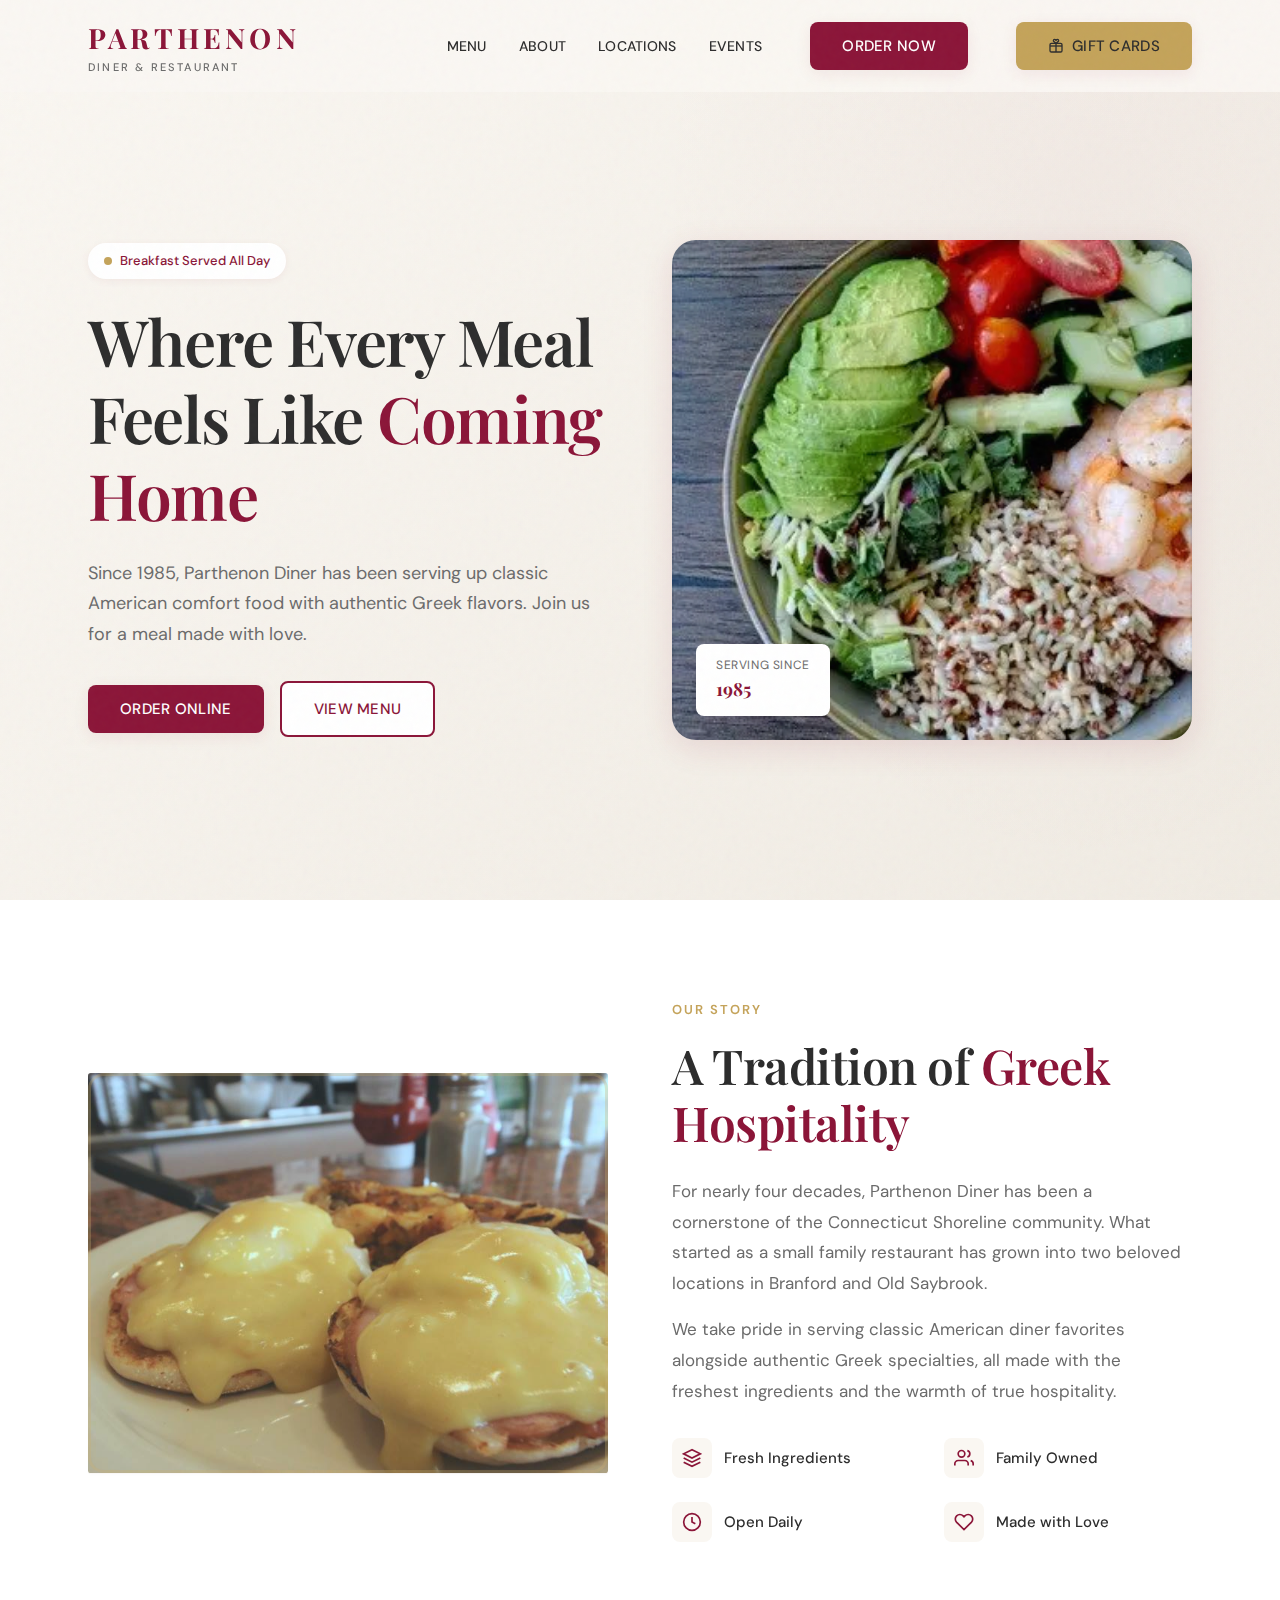
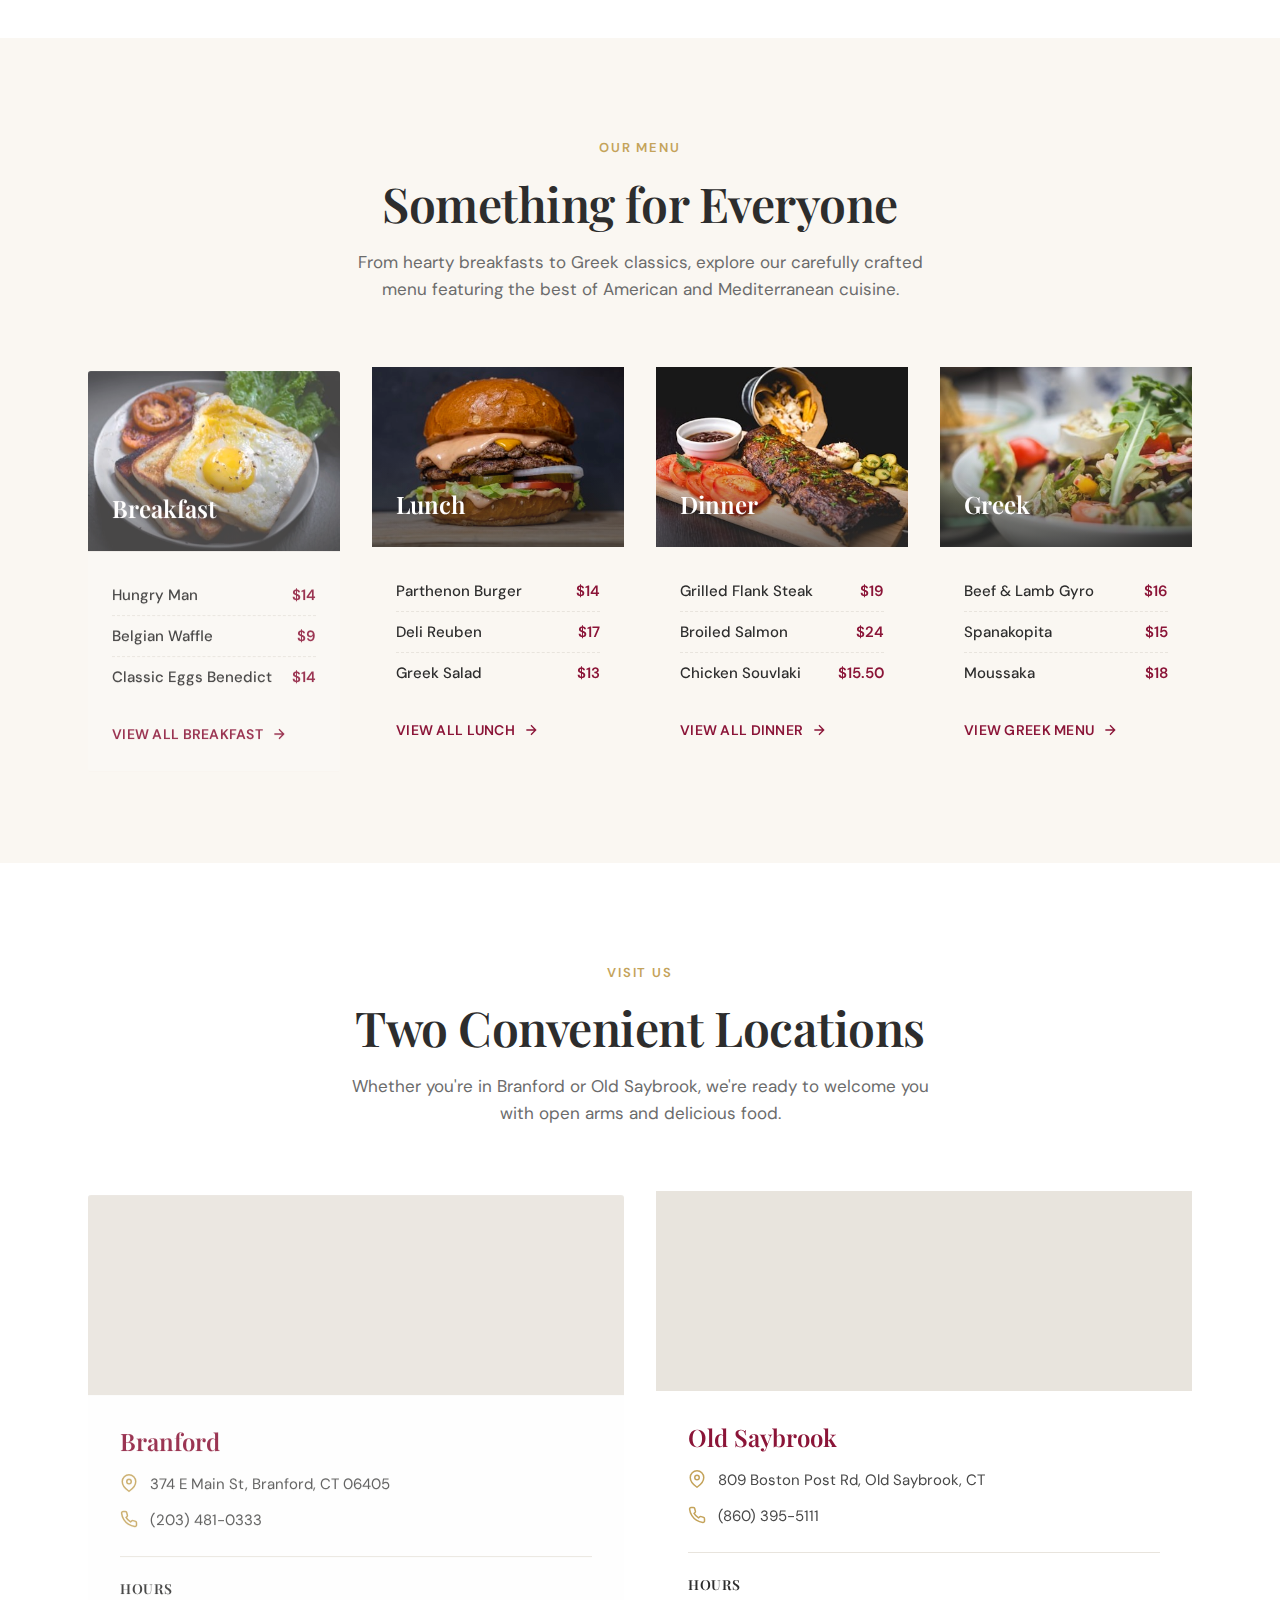
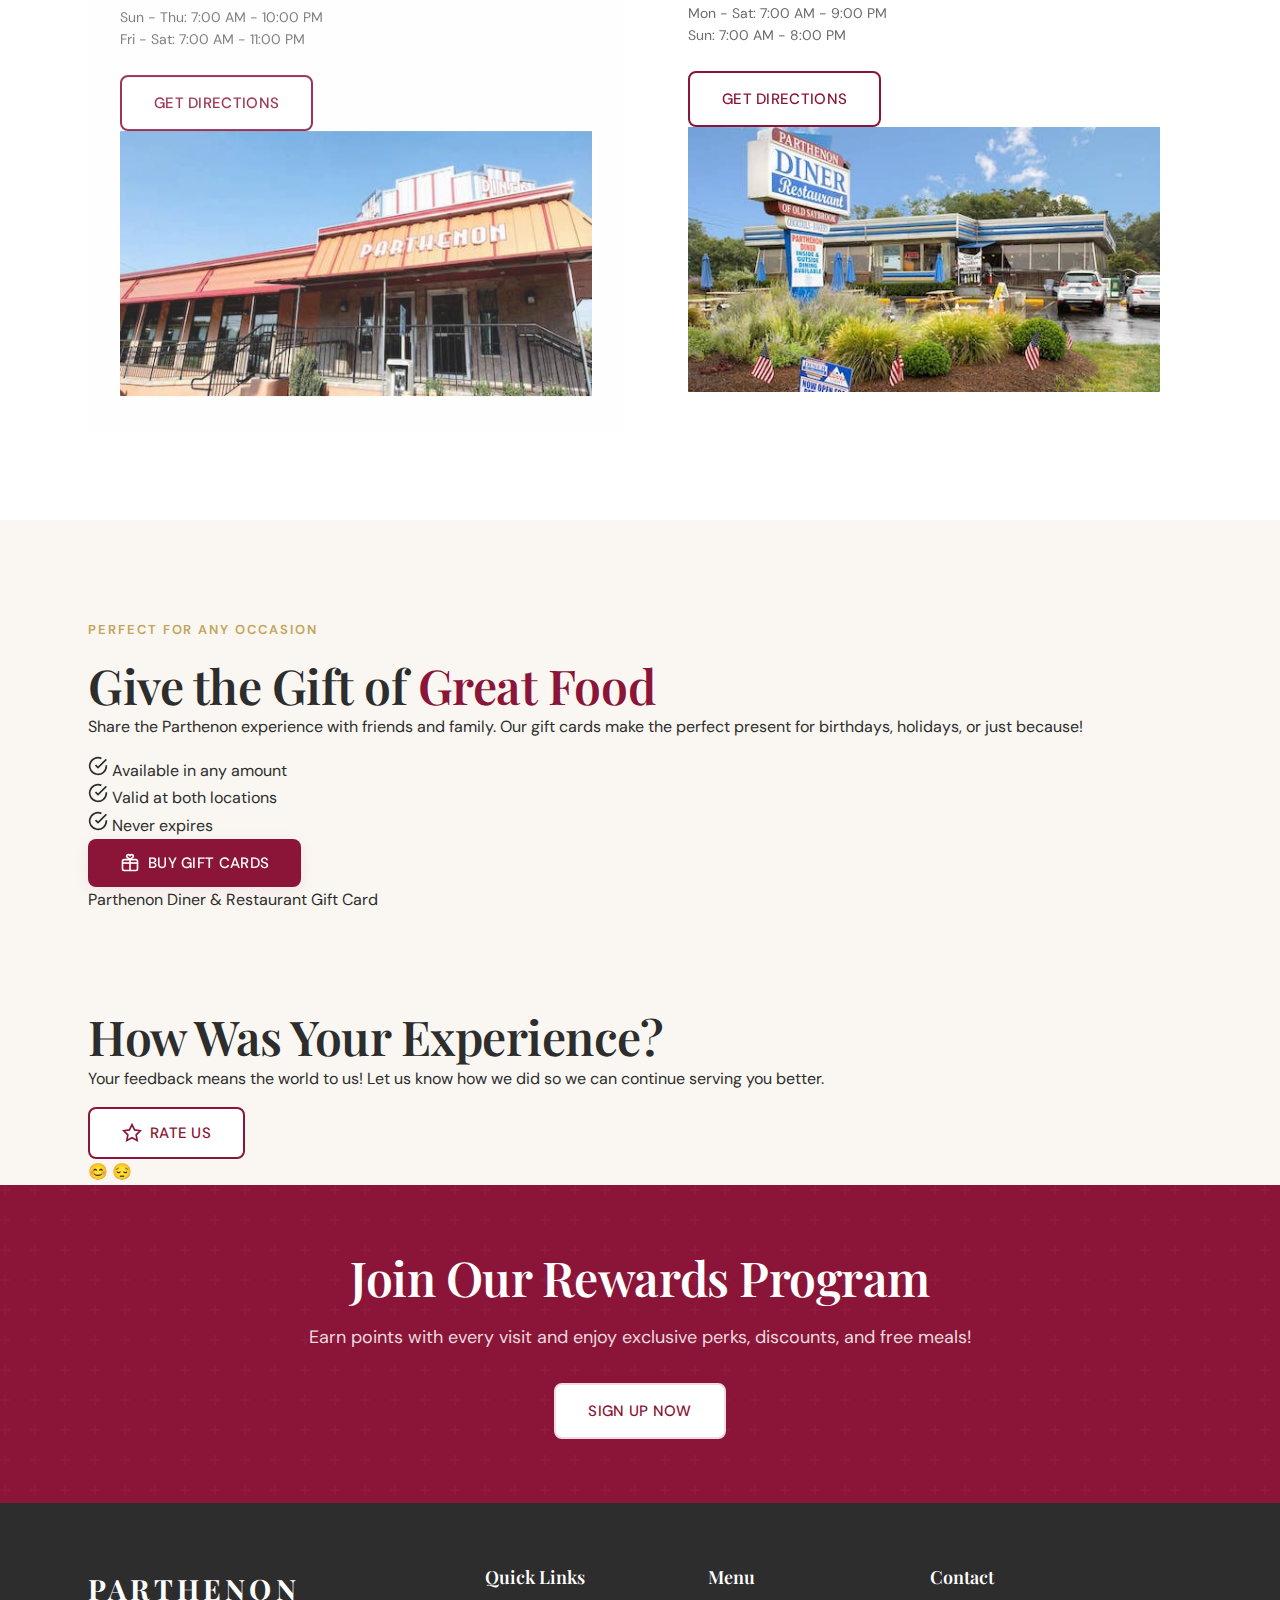
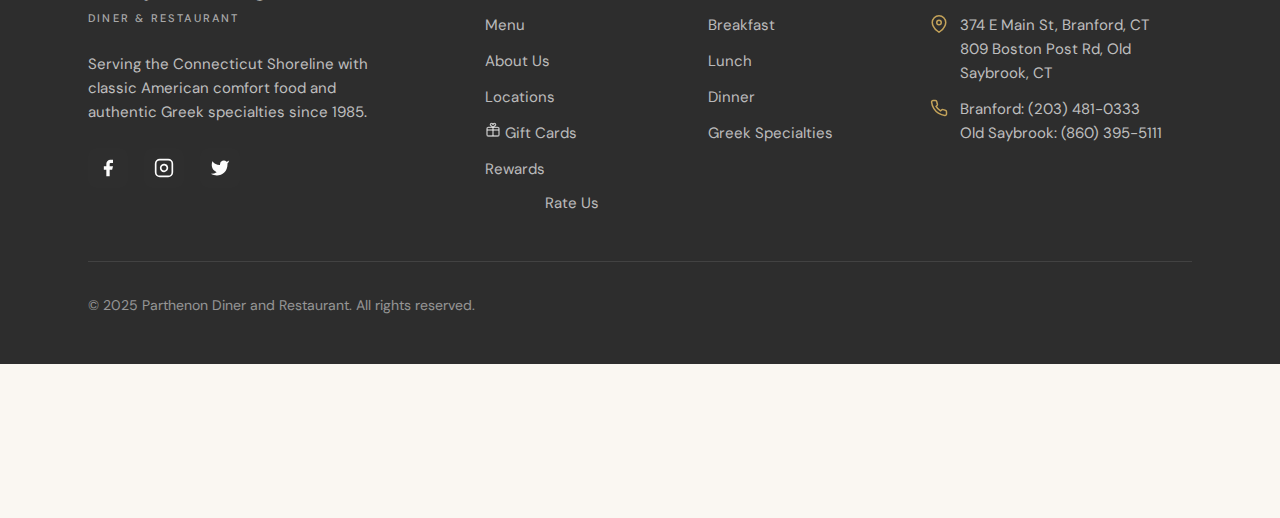
<file: test-home/index.html>
<!DOCTYPE html>
<html lang="en">
<head>
  <meta charset="UTF-8">
  <meta http-equiv="refresh" content="0; url=/">
  <link rel="canonical" href="https://www.parthenondiner.com/">
  <title>Redirecting | Parthenon Diner</title>
</head>
<body>
  <p>Redirecting to <a href="/">homepage</a>...</p>
</body>
</html>
</file>
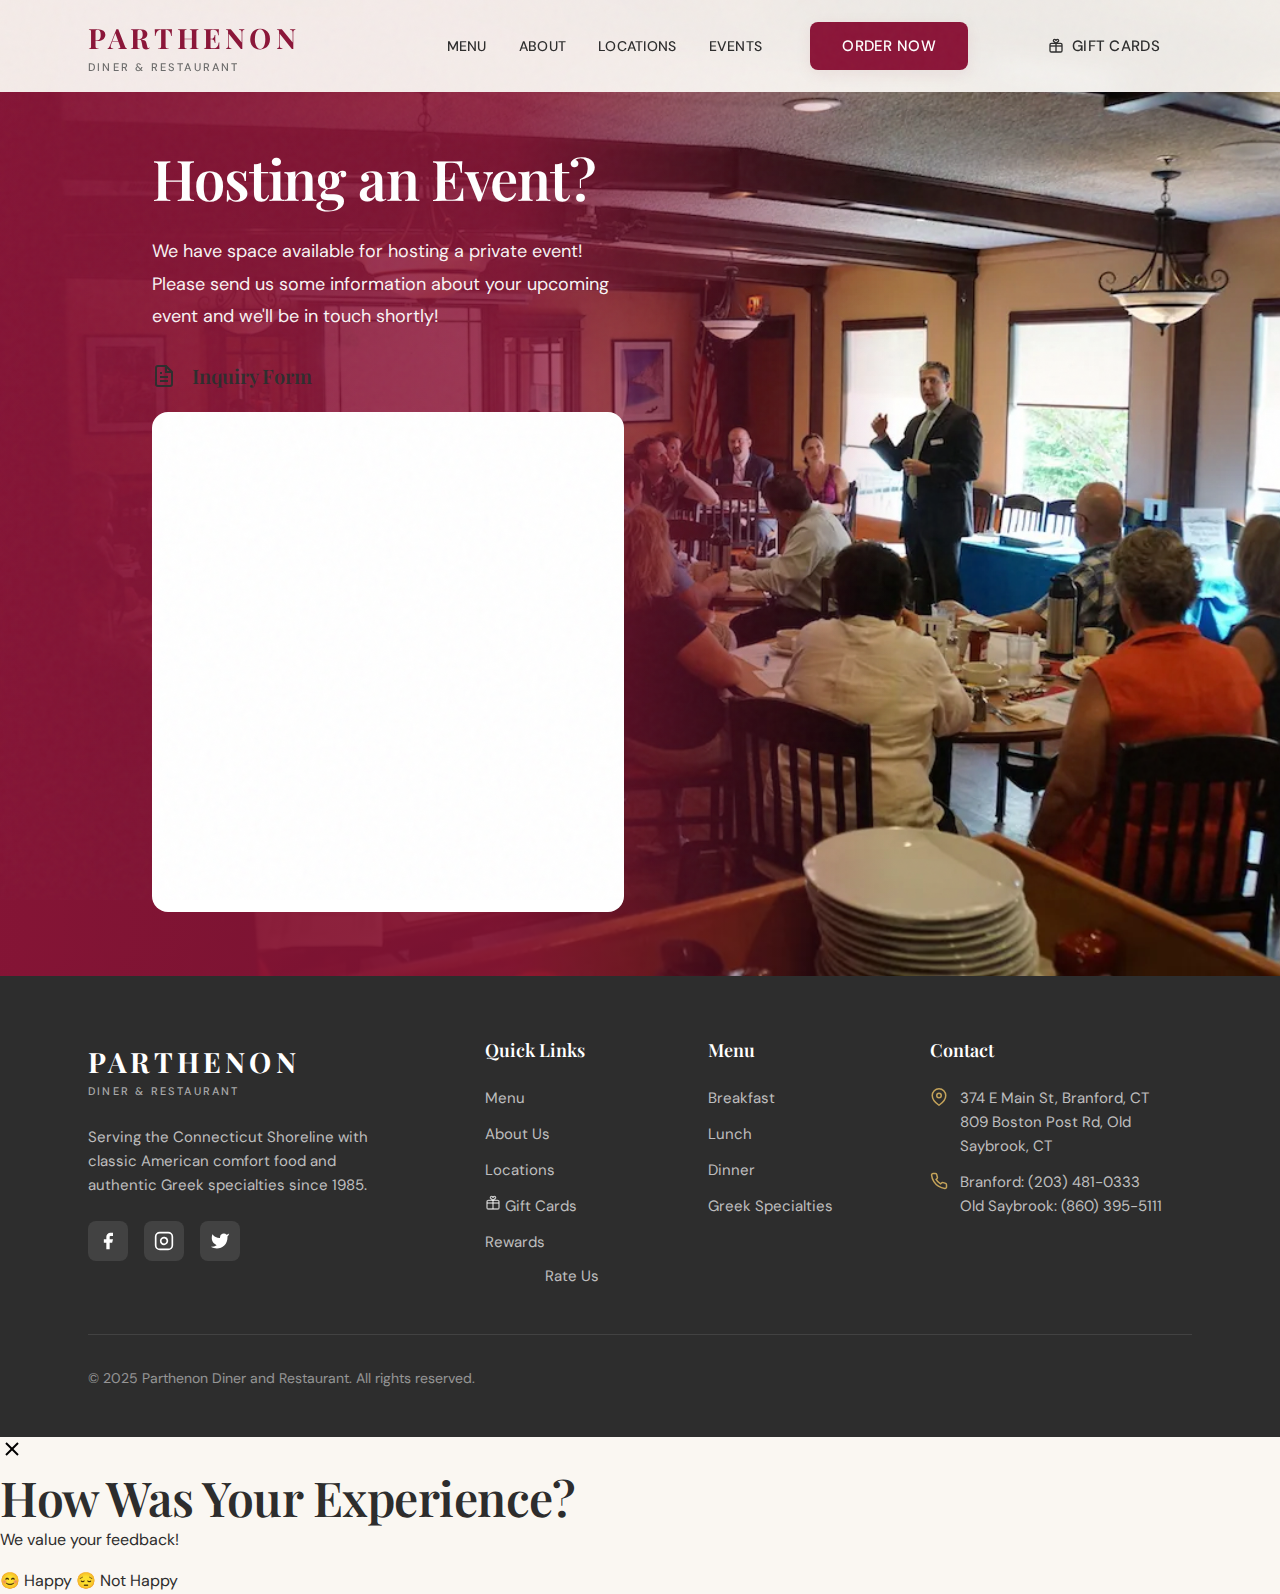
<file: events.html>
<!DOCTYPE html>
<html lang="en">
<head>
  <meta charset="UTF-8">
  <meta name="viewport" content="width=device-width, initial-scale=1.0">
  <meta name="description" content="Host your private event at Parthenon Diner. We have space available for parties, celebrations, and gatherings in Branford and Old Saybrook, CT.">
  <title>Events | Parthenon Diner</title>

  <!-- Preconnect to external domains -->
  <link rel="preconnect" href="https://fonts.googleapis.com">
  <link rel="preconnect" href="https://fonts.gstatic.com" crossorigin>

  <!-- Fonts -->
  <link href="https://fonts.googleapis.com/css2?family=DM+Sans:wght@400;500;700&family=Playfair+Display:wght@400;600;700&display=swap" rel="stylesheet">

  <!-- Styles -->
  <link rel="stylesheet" href="css/styles.css">
  <style>
    /* Events Page Specific Styles */
    .events-hero {
      min-height: 100vh;
      display: flex;
      align-items: center;
      position: relative;
      background-image: url('events-background.webp');
      background-size: cover;
      background-position: center;
      padding-top: 80px;
    }

    .events-hero::before {
      content: '';
      position: absolute;
      top: 0;
      left: 0;
      right: 0;
      bottom: 0;
      background: linear-gradient(90deg, rgba(139, 21, 56, 0.95) 0%, rgba(139, 21, 56, 0.85) 40%, transparent 70%);
    }

    @media (max-width: 768px) {
      .events-hero::before {
        background: linear-gradient(180deg, rgba(139, 21, 56, 0.95) 0%, rgba(139, 21, 56, 0.85) 60%, rgba(139, 21, 56, 0.7) 100%);
      }
    }

    .events-hero-content {
      position: relative;
      z-index: 1;
      max-width: 600px;
      padding: var(--space-2xl);
      color: var(--color-white);
    }

    @media (max-width: 768px) {
      .events-hero-content {
        max-width: 100%;
        padding: var(--space-xl) var(--space-md);
        text-align: center;
      }
    }

    .events-hero h1 {
      font-size: clamp(2rem, 5vw, 3.5rem);
      margin-bottom: var(--space-md);
      color: var(--color-white);
      line-height: 1.2;
    }

    .events-hero p {
      font-size: 1.125rem;
      line-height: 1.8;
      margin-bottom: var(--space-lg);
      opacity: 0.95;
    }

    .events-form-section {
      margin-top: var(--space-lg);
    }

    .events-form-title {
      font-size: 1.25rem;
      font-weight: 600;
      margin-bottom: var(--space-md);
      display: flex;
      align-items: center;
      gap: var(--space-sm);
    }

    @media (max-width: 768px) {
      .events-form-title {
        justify-content: center;
      }
    }

    .events-form-title svg {
      width: 24px;
      height: 24px;
    }

    .events-form-container {
      background: var(--color-white);
      border-radius: var(--radius-lg);
      overflow: hidden;
      box-shadow: var(--shadow-xl);
    }

    .events-form-container iframe {
      width: 100%;
      min-height: 500px;
      border: none;
      display: block;
    }
  </style>
</head>
<body>
  <!-- Header -->
  <header class="header" id="header">
    <div class="header-inner">
      <a href="index.html" class="logo">
        <span class="logo-text">Parthenon</span>
        <span class="logo-subtitle">Diner & Restaurant</span>
      </a>

      <nav class="nav">
        <ul class="nav-list">
          <li><a href="menu.html" class="nav-link">Menu</a></li>
          <li><a href="about.html" class="nav-link">About</a></li>
          <li><a href="index.html#locations" class="nav-link">Locations</a></li>
          <li><a href="events.html" class="nav-link active">Events</a></li>
          <li class="nav-cta">
            <div class="order-dropdown">
              <button class="btn btn-primary">Order Now</button>
              <div class="order-dropdown-menu">
                <a href="https://www.toasttab.com/parthenon-diner-branford-374-east-main-street/v3" target="_blank">
                  <span class="location-name">Branford</span>
                  <span class="location-address">374 E Main St</span>
                </a>
                <a href="https://direct.chownow.com/order/28436/locations/42090" target="_blank">
                  <span class="location-name">Old Saybrook</span>
                  <span class="location-address">809 Boston Post Rd</span>
                </a>
              </div>
            </div>
          </li>
          <li class="nav-cta">
            <a href="https://www.toasttab.com/parthenon-diner-branford-374-east-main-street/giftcards" class="btn btn-gift" target="_blank">
              <svg width="16" height="16" viewBox="0 0 24 24" fill="none" stroke="currentColor" stroke-width="2">
                <rect x="3" y="8" width="18" height="13" rx="2"/>
                <path d="M12 8V21"/>
                <path d="M3 12h18"/>
                <path d="M12 8c-2-2-4-2.5-4-4a2 2 0 0 1 4 0"/>
                <path d="M12 8c2-2 4-2.5 4-4a2 2 0 0 0-4 0"/>
              </svg>
              Gift Cards
            </a>
          </li>
        </ul>
      </nav>

      <button class="menu-toggle" id="menuToggle" aria-label="Toggle menu">
        <span></span>
        <span></span>
        <span></span>
      </button>
    </div>
  </header>

  <!-- Mobile Navigation -->
  <nav class="mobile-nav" id="mobileNav">
    <ul class="mobile-nav-list">
      <li><a href="menu.html" class="mobile-nav-link">Menu</a></li>
      <li><a href="about.html" class="mobile-nav-link">About</a></li>
      <li><a href="index.html#locations" class="mobile-nav-link">Locations</a></li>
      <li><a href="events.html" class="mobile-nav-link">Events</a></li>
    </ul>
    <div class="mobile-nav-cta">
      <p class="mobile-order-label">Order Online</p>
      <a href="https://www.toasttab.com/parthenon-diner-branford-374-east-main-street/v3" class="btn btn-secondary" target="_blank" style="width: 100%;">Branford</a>
      <a href="https://direct.chownow.com/order/28436/locations/42090" class="btn btn-secondary" target="_blank" style="width: 100%;">Old Saybrook</a>
    </div>
    <div class="mobile-nav-cta">
      <p class="mobile-order-label">Call Now</p>
      <a href="tel:203-481-0333" class="btn btn-secondary" style="width: 100%;">
        <svg width="18" height="18" viewBox="0 0 24 24" fill="none" stroke="currentColor" stroke-width="2">
          <path d="M22 16.92v3a2 2 0 0 1-2.18 2 19.79 19.79 0 0 1-8.63-3.07 19.5 19.5 0 0 1-6-6 19.79 19.79 0 0 1-3.07-8.67A2 2 0 0 1 4.11 2h3a2 2 0 0 1 2 1.72 12.84 12.84 0 0 0 .7 2.81 2 2 0 0 1-.45 2.11L8.09 9.91a16 16 0 0 0 6 6l1.27-1.27a2 2 0 0 1 2.11-.45 12.84 12.84 0 0 0 2.81.7A2 2 0 0 1 22 16.92z"/>
        </svg>
        Branford
      </a>
      <a href="tel:860-395-5111" class="btn btn-secondary" style="width: 100%;">
        <svg width="18" height="18" viewBox="0 0 24 24" fill="none" stroke="currentColor" stroke-width="2">
          <path d="M22 16.92v3a2 2 0 0 1-2.18 2 19.79 19.79 0 0 1-8.63-3.07 19.5 19.5 0 0 1-6-6 19.79 19.79 0 0 1-3.07-8.67A2 2 0 0 1 4.11 2h3a2 2 0 0 1 2 1.72 12.84 12.84 0 0 0 .7 2.81 2 2 0 0 1-.45 2.11L8.09 9.91a16 16 0 0 0 6 6l1.27-1.27a2 2 0 0 1 2.11-.45 12.84 12.84 0 0 0 2.81.7A2 2 0 0 1 22 16.92z"/>
        </svg>
        Old Saybrook
      </a>
    </div>
  </nav>
  <div class="overlay" id="overlay"></div>

  <!-- Events Hero -->
  <section class="events-hero">
    <div class="container">
      <div class="events-hero-content">
        <h1>Hosting an Event?</h1>
        <p>We have space available for hosting a private event! Please send us some information about your upcoming event and we'll be in touch shortly!</p>

        <div class="events-form-section">
          <h2 class="events-form-title">
            <svg viewBox="0 0 24 24" fill="none" stroke="currentColor" stroke-width="2">
              <path d="M14 2H6a2 2 0 0 0-2 2v16a2 2 0 0 0 2 2h12a2 2 0 0 0 2-2V8z"/>
              <polyline points="14 2 14 8 20 8"/>
              <line x1="16" y1="13" x2="8" y2="13"/>
              <line x1="16" y1="17" x2="8" y2="17"/>
              <polyline points="10 9 9 9 8 9"/>
            </svg>
            Inquiry Form
          </h2>
          <div class="events-form-container">
            <iframe
              src="https://www.emailmeform.com/builder/embed/ReHCt2v58dI5ZiMfe0dq19"
              title="Parthenon Event Inquiry Form"
              loading="lazy">
            </iframe>
          </div>
        </div>
      </div>
    </div>
  </section>

  <!-- Footer -->
  <footer class="footer">
    <div class="container">
      <div class="footer-content">
        <div class="footer-brand">
          <a href="index.html" class="logo">
            <span class="logo-text">Parthenon</span>
            <span class="logo-subtitle">Diner & Restaurant</span>
          </a>
          <p>Serving the Connecticut Shoreline with classic American comfort food and authentic Greek specialties since 1985.</p>
          <div class="footer-social">
            <a href="https://www.facebook.com/parthenon.diner/" class="footer-social-link" target="_blank" aria-label="Facebook">
              <svg width="20" height="20" viewBox="0 0 24 24" fill="currentColor">
                <path d="M18 2h-3a5 5 0 0 0-5 5v3H7v4h3v8h4v-8h3l1-4h-4V7a1 1 0 0 1 1-1h3z"/>
              </svg>
            </a>
            <a href="https://www.instagram.com/parthenonbranford/" class="footer-social-link" target="_blank" aria-label="Instagram">
              <svg width="20" height="20" viewBox="0 0 24 24" fill="none" stroke="currentColor" stroke-width="2">
                <rect x="2" y="2" width="20" height="20" rx="5" ry="5"/>
                <path d="M16 11.37A4 4 0 1 1 12.63 8 4 4 0 0 1 16 11.37z"/>
                <line x1="17.5" y1="6.5" x2="17.51" y2="6.5"/>
              </svg>
            </a>
            <a href="https://twitter.com/parthenondiner" class="footer-social-link" target="_blank" aria-label="Twitter">
              <svg width="20" height="20" viewBox="0 0 24 24" fill="currentColor">
                <path d="M23 3a10.9 10.9 0 0 1-3.14 1.53 4.48 4.48 0 0 0-7.86 3v1A10.66 10.66 0 0 1 3 4s-4 9 5 13a11.64 11.64 0 0 1-7 2c9 5 20 0 20-11.5a4.5 4.5 0 0 0-.08-.83A7.72 7.72 0 0 0 23 3z"/>
              </svg>
            </a>
          </div>
        </div>

        <div class="footer-nav">
          <h4 class="footer-title">Quick Links</h4>
          <div class="footer-links">
            <a href="menu.html" class="footer-link">Menu</a>
            <a href="about.html" class="footer-link">About Us</a>
            <a href="index.html#locations" class="footer-link">Locations</a>
            <a href="https://www.toasttab.com/parthenon-diner-branford-374-east-main-street/giftcards" class="footer-link footer-link-highlight" target="_blank">
              <svg width="16" height="16" viewBox="0 0 24 24" fill="none" stroke="currentColor" stroke-width="2">
                <rect x="3" y="8" width="18" height="13" rx="2"/>
                <path d="M12 8V21"/>
                <path d="M3 12h18"/>
                <path d="M12 8c-2-2-4-2.5-4-4a2 2 0 0 1 4 0"/>
                <path d="M12 8c2-2 4-2.5 4-4a2 2 0 0 0-4 0"/>
              </svg>
              Gift Cards
            </a>
            <a href="https://www.toasttab.com/parthenon-diner-branford-374-east-main-street/rewardsSignup" class="footer-link" target="_blank">Rewards</a>
            <button type="button" class="footer-link footer-rate-us-btn" id="footerRateUsBtn">Rate Us</button>
          </div>
        </div>

        <div class="footer-nav">
          <h4 class="footer-title">Menu</h4>
          <div class="footer-links">
            <a href="menu.html#breakfast" class="footer-link">Breakfast</a>
            <a href="menu.html#lunch" class="footer-link">Lunch</a>
            <a href="menu.html#dinner" class="footer-link">Dinner</a>
            <a href="menu.html#greek" class="footer-link">Greek Specialties</a>
          </div>
        </div>

        <div class="footer-contact">
          <h4 class="footer-title">Contact</h4>
          <div class="footer-contact-item">
            <svg width="18" height="18" viewBox="0 0 24 24" fill="none" stroke="currentColor" stroke-width="2">
              <path d="M21 10c0 7-9 13-9 13s-9-6-9-13a9 9 0 0 1 18 0z"/>
              <circle cx="12" cy="10" r="3"/>
            </svg>
            <span>374 E Main St, Branford, CT<br>809 Boston Post Rd, Old Saybrook, CT</span>
          </div>
          <div class="footer-contact-item">
            <svg width="18" height="18" viewBox="0 0 24 24" fill="none" stroke="currentColor" stroke-width="2">
              <path d="M22 16.92v3a2 2 0 0 1-2.18 2 19.79 19.79 0 0 1-8.63-3.07 19.5 19.5 0 0 1-6-6 19.79 19.79 0 0 1-3.07-8.67A2 2 0 0 1 4.11 2h3a2 2 0 0 1 2 1.72 12.84 12.84 0 0 0 .7 2.81 2 2 0 0 1-.45 2.11L8.09 9.91a16 16 0 0 0 6 6l1.27-1.27a2 2 0 0 1 2.11-.45 12.84 12.84 0 0 0 2.81.7A2 2 0 0 1 22 16.92z"/>
            </svg>
            <span>Branford: (203) 481-0333<br>Old Saybrook: (860) 395-5111</span>
          </div>
        </div>
      </div>

      <div class="footer-bottom">
        <p class="footer-copyright">&copy; 2025 Parthenon Diner and Restaurant. All rights reserved.</p>
      </div>
    </div>
  </footer>

  <!-- Rate Us Modal -->
  <div class="rate-modal-overlay" id="rateUsModal">
    <div class="rate-modal">
      <button type="button" class="rate-modal-close" id="closeRateUsModal" aria-label="Close">
        <svg width="24" height="24" viewBox="0 0 24 24" fill="none" stroke="currentColor" stroke-width="2">
          <line x1="18" y1="6" x2="6" y2="18"></line>
          <line x1="6" y1="6" x2="18" y2="18"></line>
        </svg>
      </button>
      <h2 class="rate-modal-title">How Was Your Experience?</h2>
      <p class="rate-modal-subtitle">We value your feedback!</p>
      <div class="rate-modal-buttons">
        <a href="feedback.html" class="rate-modal-btn rate-modal-btn-happy">
          <span class="rate-modal-btn-icon">😊</span>
          <span class="rate-modal-btn-text">Happy</span>
        </a>
        <a href="not-happy.html" class="rate-modal-btn rate-modal-btn-sad">
          <span class="rate-modal-btn-icon">😔</span>
          <span class="rate-modal-btn-text">Not Happy</span>
        </a>
      </div>
    </div>
  </div>

  <script src="js/main.js"></script>
</body>
</html>
</file>
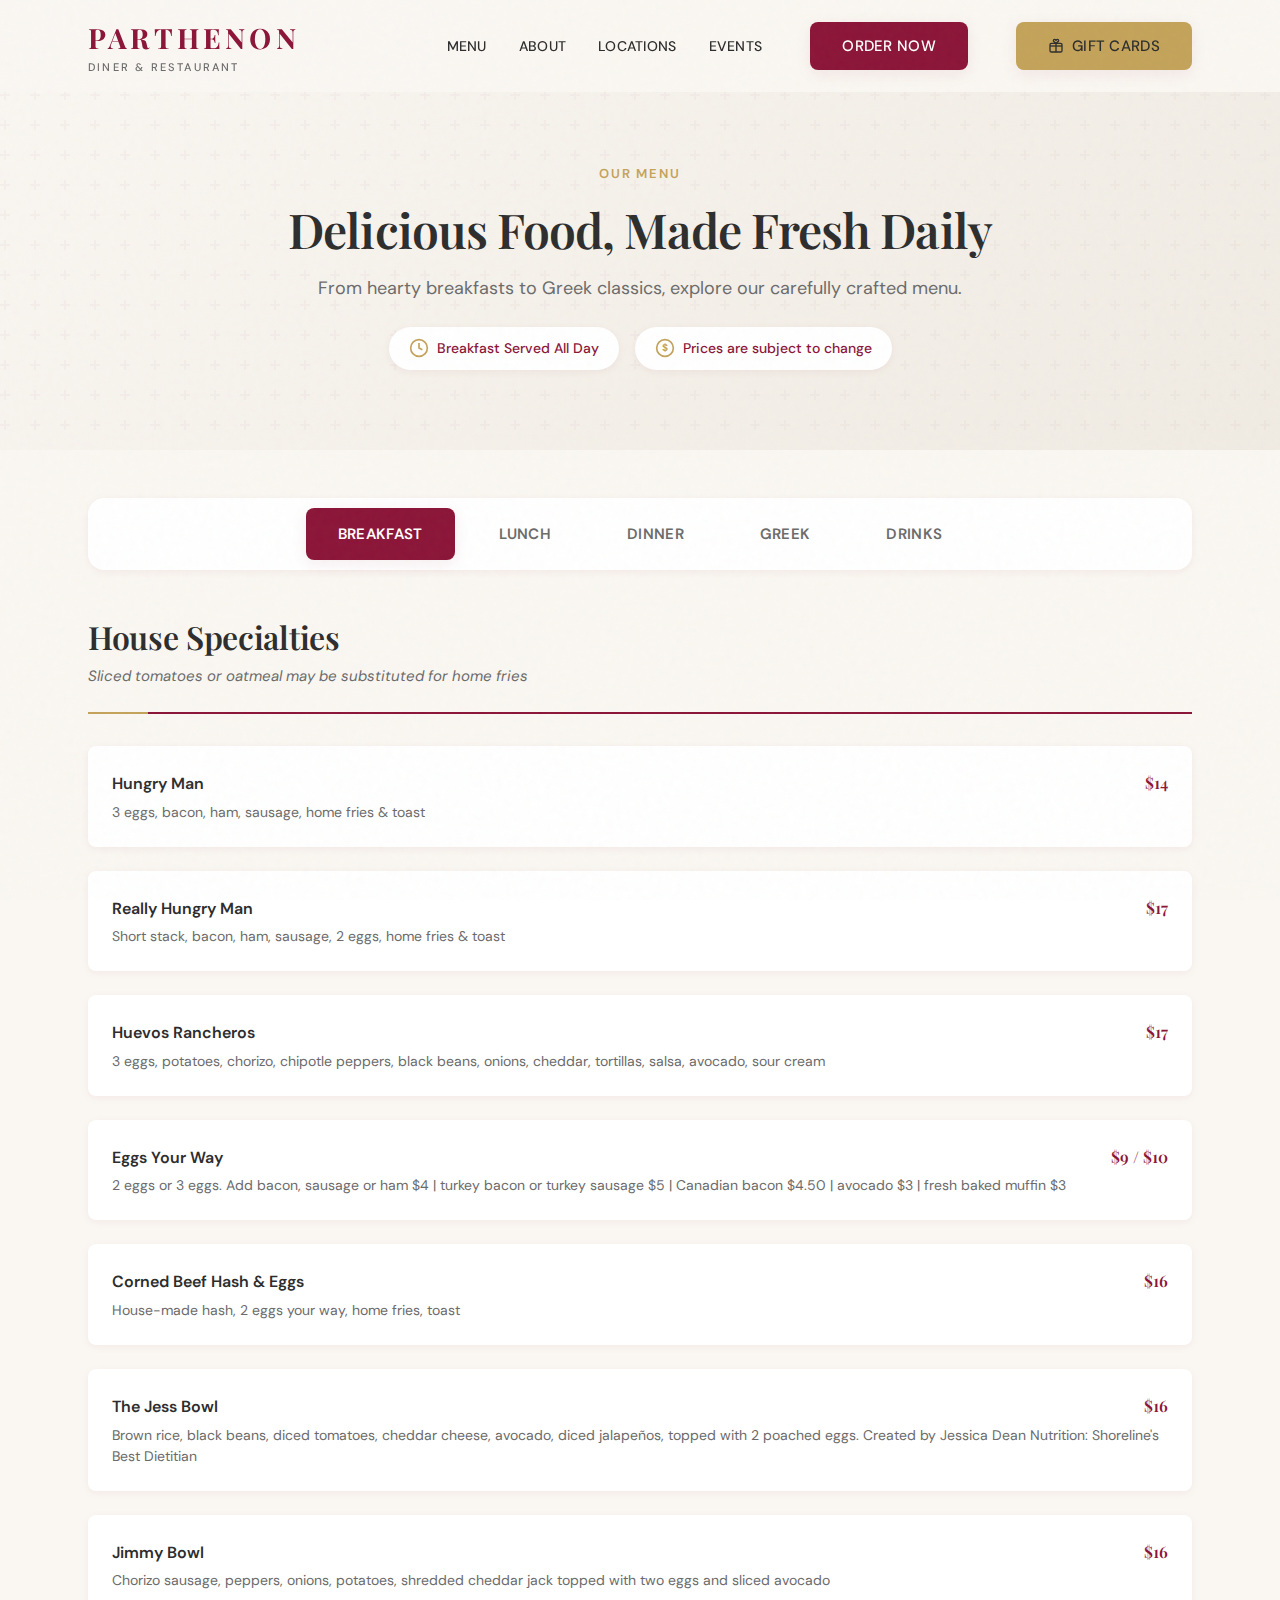
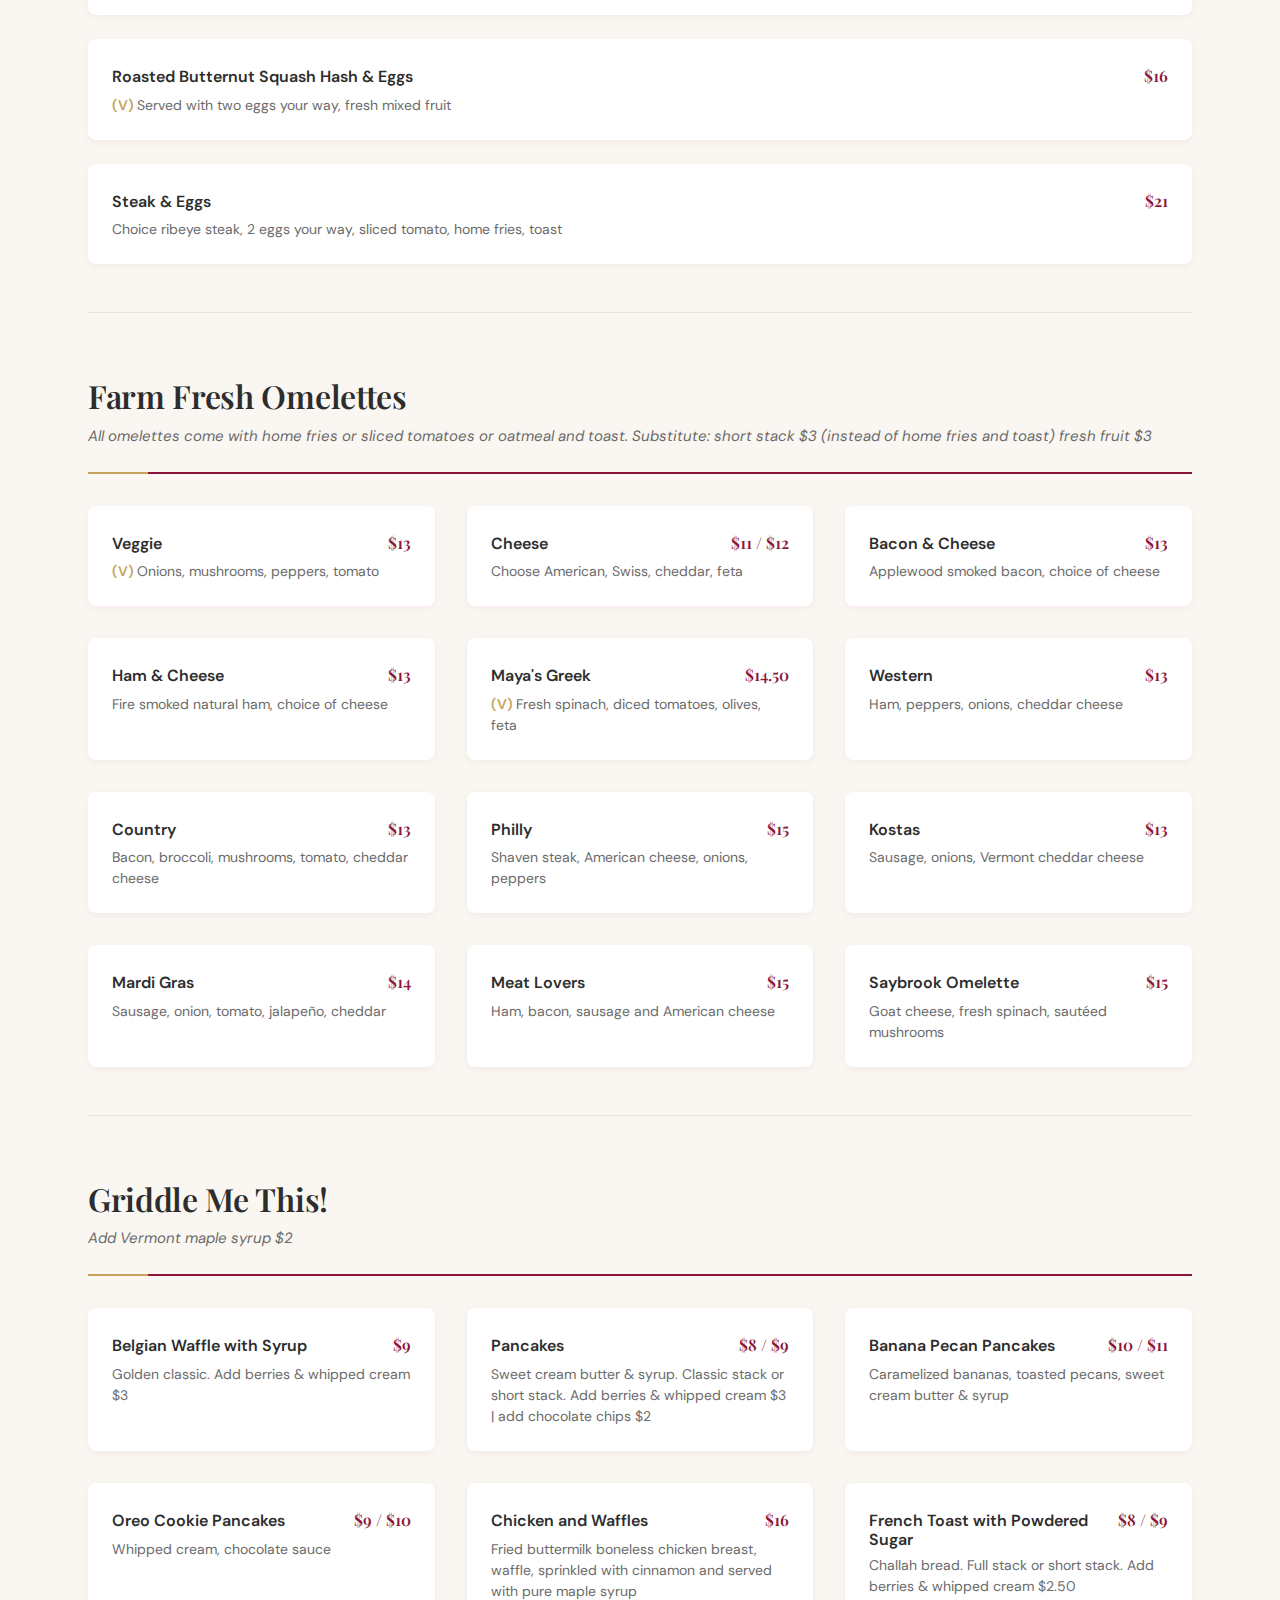
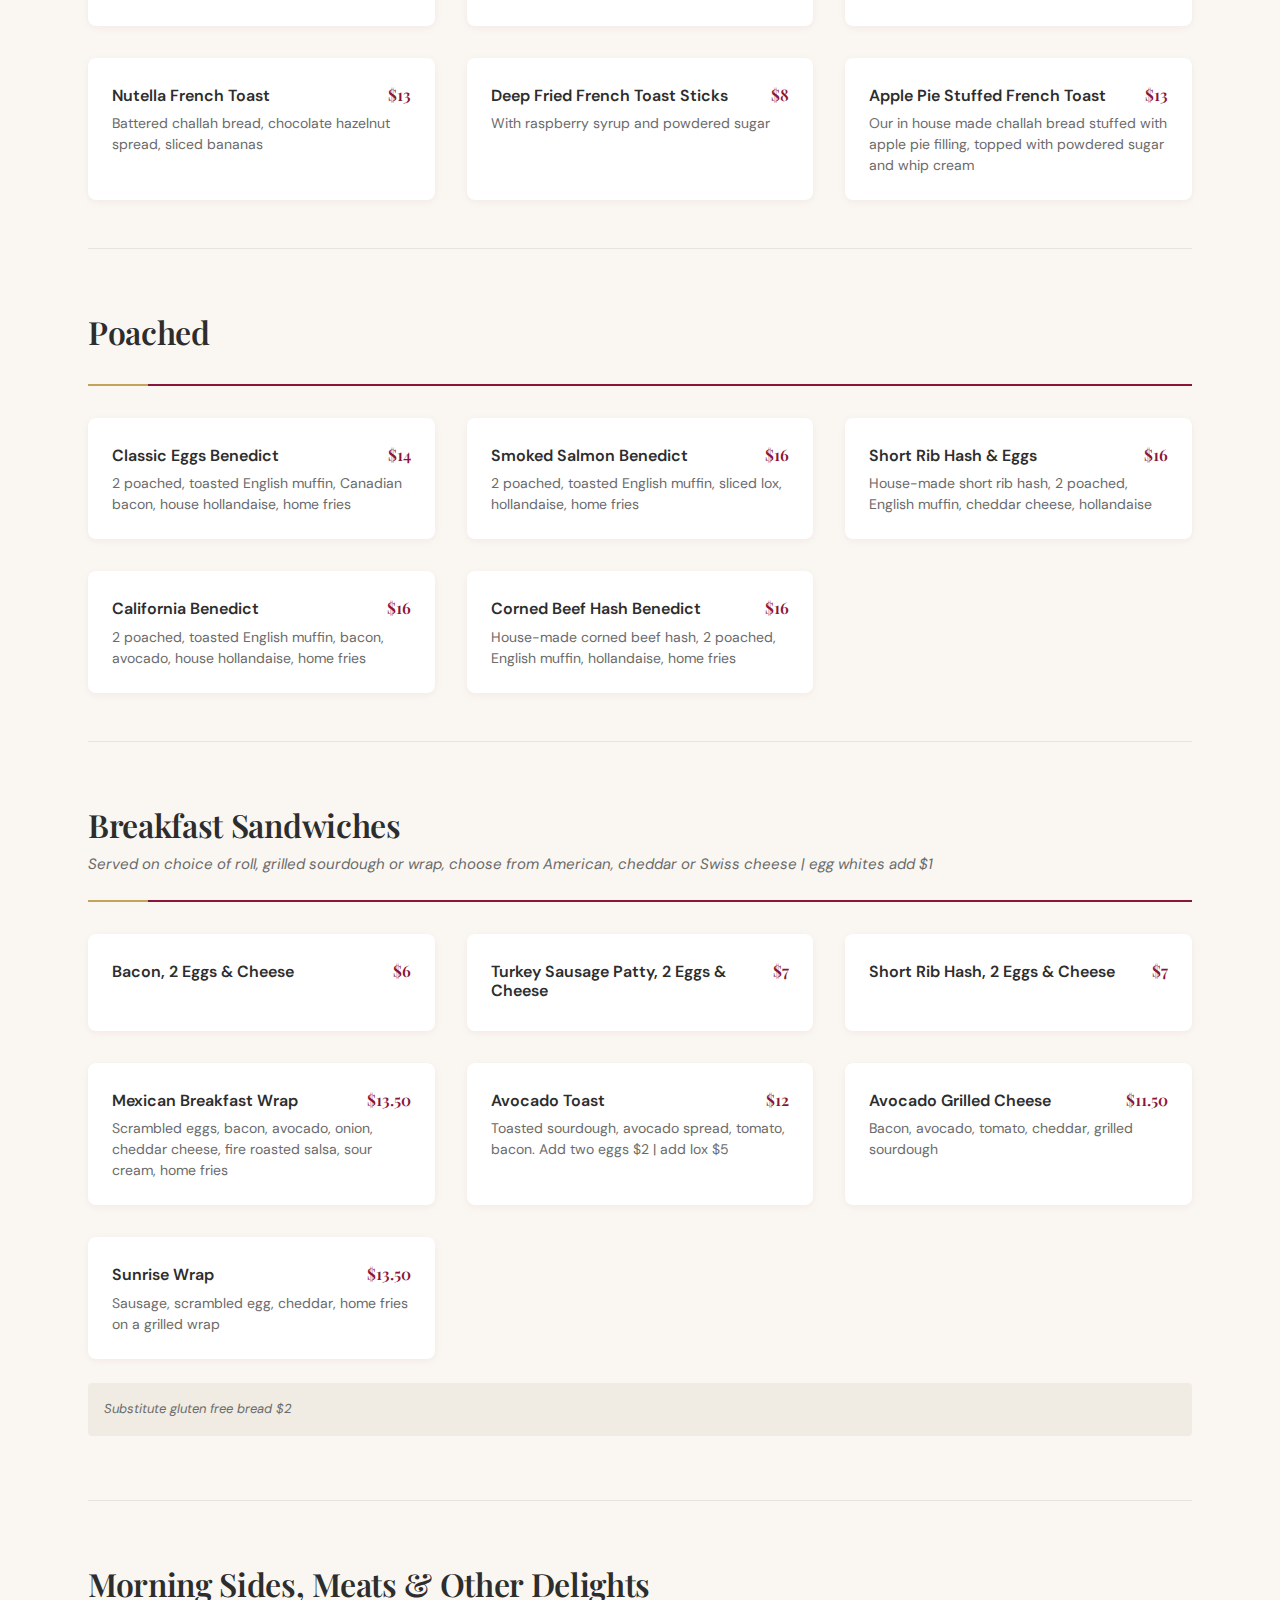
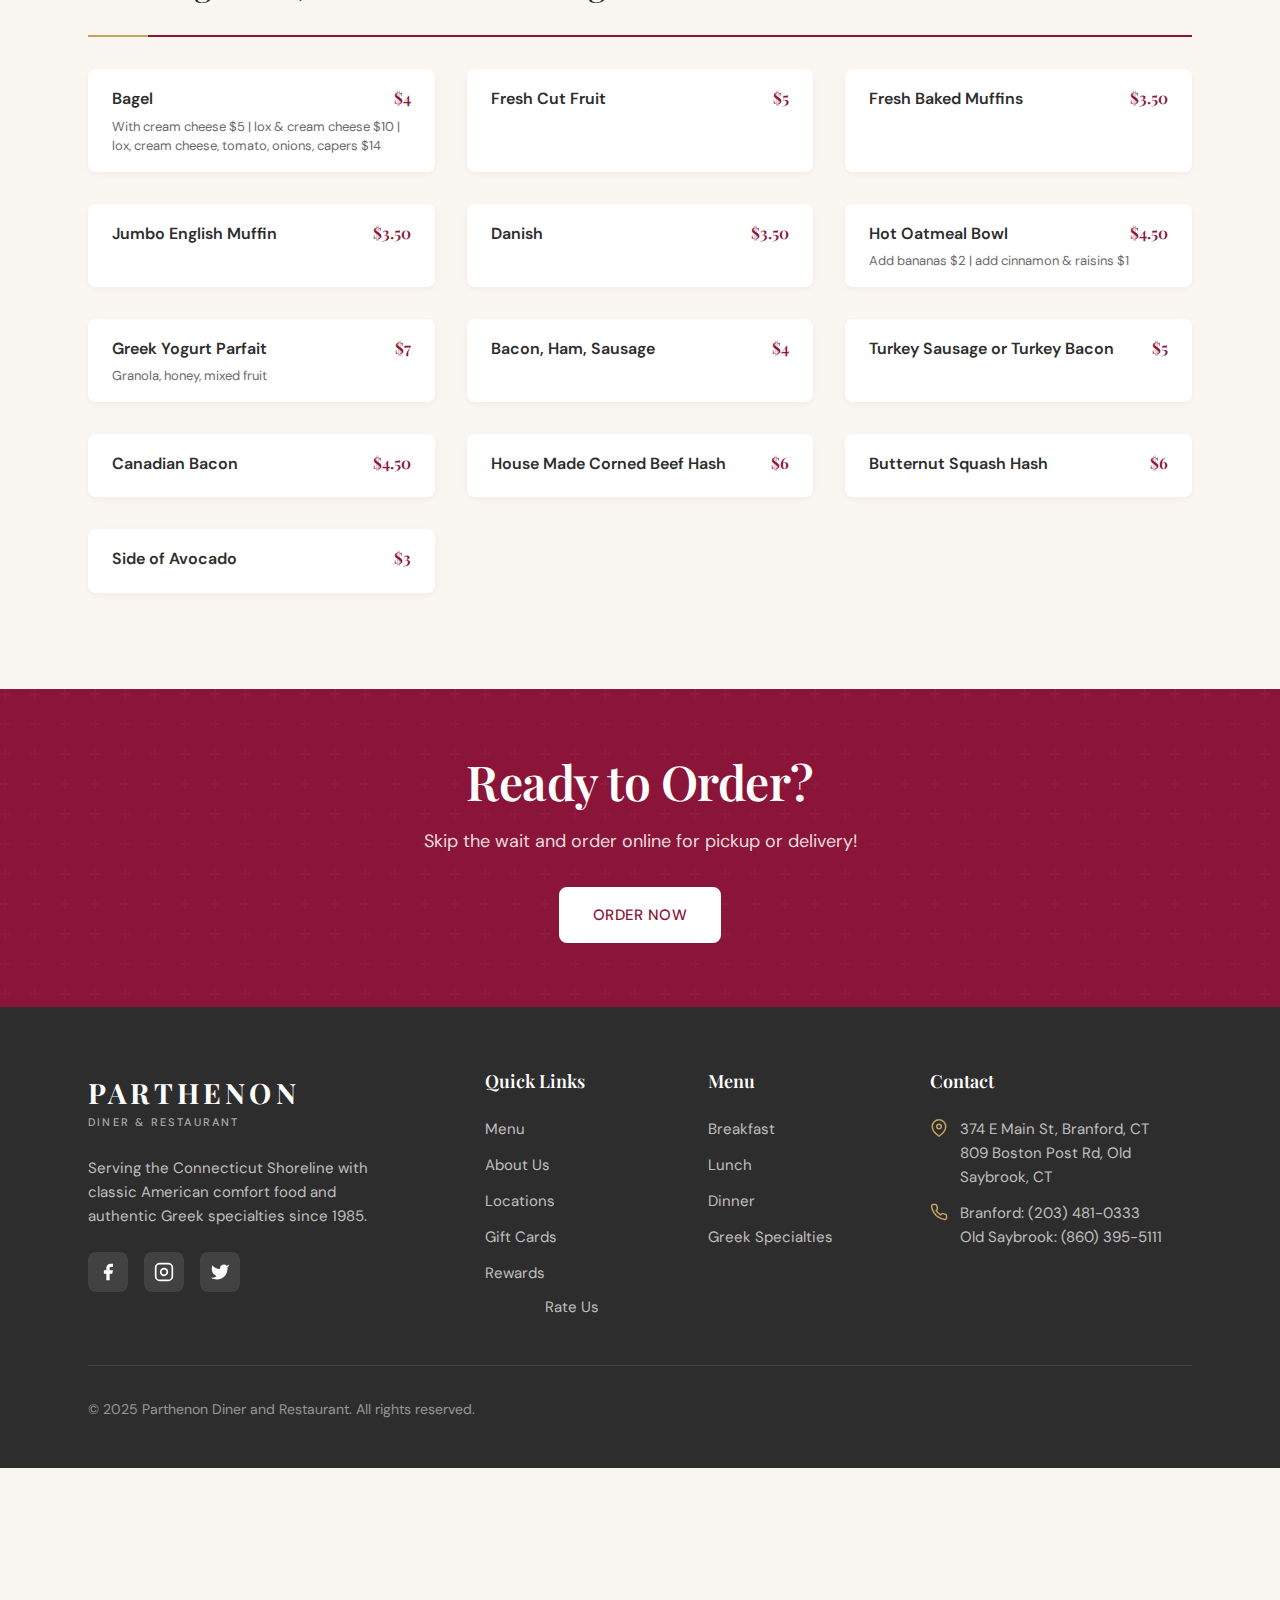
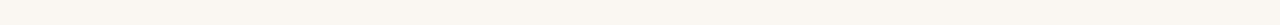
<file: menu.html>
<!DOCTYPE html>
<html lang="en">
<head>
  <meta charset="UTF-8">
  <meta name="viewport" content="width=device-width, initial-scale=1.0">
  <meta name="msvalidate.01" content="564C441015D4607807CA90C4275EF907">
  <meta name="description" content="Parthenon Diner Menu - Classic American diner fare and Greek specialties. Breakfast served all day. View our full menu.">
  <title>Menu | Parthenon Diner</title>

  <!-- Canonical URL -->
  <link rel="canonical" href="https://www.parthenondiner.com/menu">

  <!-- Favicon -->
  <link rel="icon" type="image/svg+xml" href="/favicon.svg">
  <link rel="icon" type="image/png" sizes="32x32" href="/favicon-32x32.png">
  <link rel="icon" type="image/png" sizes="16x16" href="/favicon-16x16.png">
  <link rel="apple-touch-icon" sizes="180x180" href="/apple-touch-icon.png">

  <!-- Open Graph -->
  <meta property="og:type" content="website">
  <meta property="og:title" content="Menu | Parthenon Diner">
  <meta property="og:description" content="Parthenon Diner Menu - Classic American diner fare and Greek specialties. Breakfast served all day. View our full menu.">
  <meta property="og:url" content="https://www.parthenondiner.com/menu">
  <meta property="og:image" content="https://www.parthenondiner.com/images/menu-breakfast.jpg">
  <meta property="og:site_name" content="Parthenon Diner">
  <meta property="og:locale" content="en_US">

  <!-- Twitter Card -->
  <meta name="twitter:card" content="summary_large_image">
  <meta name="twitter:title" content="Menu | Parthenon Diner">
  <meta name="twitter:description" content="Parthenon Diner Menu - Classic American diner fare and Greek specialties. Breakfast served all day. View our full menu.">
  <meta name="twitter:image" content="https://www.parthenondiner.com/images/menu-breakfast.jpg">

  <!-- Structured Data - Menu Page -->
  <script type="application/ld+json">
  {
    "@context": "https://schema.org",
    "@type": "Menu",
    "@id": "https://www.parthenondiner.com/menu#menu",
    "name": "Parthenon Diner Menu",
    "description": "Classic American diner fare and Greek specialties. Breakfast, lunch, and dinner served daily. Breakfast served all day.",
    "url": "https://www.parthenondiner.com/menu",
    "hasMenuSection": [
      {
        "@type": "MenuSection",
        "name": "Breakfast",
        "description": "Served all day - omelettes, pancakes, waffles, eggs benedict, French toast, and more",
        "hasMenuItem": [
          {"@type": "MenuItem", "name": "Hungry Man Breakfast", "description": "Three eggs, bacon, sausage, ham, home fries, toast"},
          {"@type": "MenuItem", "name": "Belgian Waffle", "description": "Golden Belgian waffle with butter and syrup"},
          {"@type": "MenuItem", "name": "Classic Eggs Benedict", "description": "Poached eggs, Canadian bacon, hollandaise on English muffin"}
        ]
      },
      {
        "@type": "MenuSection",
        "name": "Lunch",
        "description": "Sandwiches, burgers, salads, soups, and diner classics",
        "hasMenuItem": [
          {"@type": "MenuItem", "name": "Parthenon Burger", "description": "Half-pound burger with lettuce, tomato, onion"},
          {"@type": "MenuItem", "name": "Deli Reuben", "description": "Corned beef, sauerkraut, Swiss cheese, Russian dressing on rye"},
          {"@type": "MenuItem", "name": "Greek Salad", "description": "Fresh greens, feta, olives, tomatoes, cucumbers, Greek dressing"}
        ]
      },
      {
        "@type": "MenuSection",
        "name": "Dinner",
        "description": "Steaks, seafood, pasta, chicken entrees, and house specialties",
        "hasMenuItem": [
          {"@type": "MenuItem", "name": "Grilled Flank Steak", "description": "Marinated and grilled to perfection"},
          {"@type": "MenuItem", "name": "Broiled Salmon", "description": "Fresh Atlantic salmon broiled with lemon butter"},
          {"@type": "MenuItem", "name": "Chicken Souvlaki Dinner", "description": "Marinated chicken skewers with rice and salad"}
        ]
      },
      {
        "@type": "MenuSection",
        "name": "Greek Specialties",
        "description": "Authentic Greek dishes including gyros, souvlaki, moussaka, and spanakopita",
        "hasMenuItem": [
          {"@type": "MenuItem", "name": "Beef & Lamb Gyro", "description": "Sliced gyro meat with tzatziki, tomatoes, onions in pita"},
          {"@type": "MenuItem", "name": "Spanakopita", "description": "Spinach and feta cheese wrapped in flaky phyllo dough"},
          {"@type": "MenuItem", "name": "Moussaka", "description": "Layers of eggplant, ground beef, and bechamel sauce"}
        ]
      }
    ],
    "inLanguage": "en-US"
  }
  </script>

  <!-- Structured Data - Branford Restaurant Reference -->
  <script type="application/ld+json">
  {
    "@context": "https://schema.org",
    "@type": "Restaurant",
    "@id": "https://www.parthenondiner.com/#branford",
    "name": "Parthenon Diner - Branford",
    "url": "https://www.parthenondiner.com",
    "telephone": "(203) 481-0333",
    "servesCuisine": ["American", "Greek", "Mediterranean", "Diner"],
    "priceRange": "$$",
    "address": {
      "@type": "PostalAddress",
      "streetAddress": "374 E Main St",
      "addressLocality": "Branford",
      "addressRegion": "CT",
      "postalCode": "06405",
      "addressCountry": "US"
    },
    "geo": {
      "@type": "GeoCoordinates",
      "latitude": 41.2762,
      "longitude": -72.8153
    },
    "menu": {"@id": "https://www.parthenondiner.com/menu#menu"},
    "description": "Family-owned diner in Branford, CT serving breakfast, lunch, and dinner. Breakfast served all day. Greek specialties available.",
    "keywords": "breakfast near me Branford, lunch near me Branford, dinner near me Branford, diner Branford CT, Greek restaurant Branford"
  }
  </script>

  <!-- Structured Data - Old Saybrook Restaurant Reference -->
  <script type="application/ld+json">
  {
    "@context": "https://schema.org",
    "@type": "Restaurant",
    "@id": "https://www.parthenondiner.com/#old-saybrook",
    "name": "Parthenon Diner - Old Saybrook",
    "url": "https://www.parthenondiner.com",
    "telephone": "(860) 395-5111",
    "servesCuisine": ["American", "Greek", "Mediterranean", "Diner"],
    "priceRange": "$$",
    "address": {
      "@type": "PostalAddress",
      "streetAddress": "809 Boston Post Rd",
      "addressLocality": "Old Saybrook",
      "addressRegion": "CT",
      "postalCode": "06475",
      "addressCountry": "US"
    },
    "geo": {
      "@type": "GeoCoordinates",
      "latitude": 41.2923,
      "longitude": -72.3764
    },
    "menu": {"@id": "https://www.parthenondiner.com/menu#menu"},
    "description": "Family-owned diner in Old Saybrook, CT serving breakfast, lunch, and dinner. Breakfast served all day. Greek specialties available.",
    "keywords": "breakfast near me Old Saybrook, lunch near me Old Saybrook, dinner near me Old Saybrook, diner Old Saybrook CT, Greek restaurant Old Saybrook"
  }
  </script>

  <!-- Preconnect to external domains -->
  <link rel="preconnect" href="https://fonts.googleapis.com">
  <link rel="preconnect" href="https://fonts.gstatic.com" crossorigin>

  <!-- Fonts - loaded asynchronously to avoid render blocking -->
  <link rel="preload" href="https://fonts.googleapis.com/css2?family=DM+Sans:wght@400;500;700&family=Playfair+Display:wght@400;600;700&display=swap" as="style" onload="this.onload=null;this.rel='stylesheet'">
  <noscript><link href="https://fonts.googleapis.com/css2?family=DM+Sans:wght@400;500;700&family=Playfair+Display:wght@400;600;700&display=swap" rel="stylesheet"></noscript>

  <!-- Critical CSS - inlined for fast first paint -->
  <style>:root{--color-primary:#8B1538;--color-primary-dark:#6A1029;--color-primary-light:#A91D45;--color-accent:#C4A35A;--color-accent-light:#D4B97A;--color-cream:#FAF7F2;--color-cream-dark:#F0EBE3;--color-white:#FFFFFF;--color-charcoal:#2D2D2D;--color-charcoal-light:#4A4A4A;--color-gray:#6B6B6B;--color-gray-light:#E8E4DD;--font-heading:'Playfair Display',Georgia,serif;--font-body:'DM Sans',-apple-system,BlinkMacSystemFont,sans-serif;--space-xs:0.5rem;--space-sm:1rem;--space-md:1.5rem;--space-lg:2rem;--space-xl:3rem;--space-2xl:4rem;--space-3xl:6rem;--radius-sm:4px;--radius-md:8px;--radius-lg:16px;--radius-xl:24px;--shadow-sm:0 2px 8px rgba(139,21,56,0.06);--shadow-md:0 4px 16px rgba(139,21,56,0.08);--shadow-lg:0 8px 32px rgba(139,21,56,0.12);--shadow-hover:0 12px 40px rgba(139,21,56,0.15);--transition-fast:0.2s ease;--transition-normal:0.3s ease;--transition-slow:0.5s ease;--container-max:1200px;--container-padding:1.5rem}*,*::before,*::after{box-sizing:border-box;margin:0;padding:0}html{scroll-behavior:smooth;font-size:16px;overflow-x:hidden}body{font-family:var(--font-body);font-size:1rem;line-height:1.6;color:var(--color-charcoal);background-color:var(--color-cream);-webkit-font-smoothing:antialiased;-moz-osx-font-smoothing:grayscale;overflow-x:hidden}img{max-width:100%;height:auto;display:block}a{color:inherit;text-decoration:none}ul,ol{list-style:none}button{font-family:inherit;cursor:pointer;border:none;background:none}h1,h2,h3,h4,h5,h6{font-family:var(--font-heading);font-weight:600;line-height:1.2;color:var(--color-charcoal)}h1{font-size:clamp(2.5rem,5vw,4rem);letter-spacing:-0.02em}h2{font-size:clamp(2rem,4vw,3rem);letter-spacing:-0.01em}p{margin-bottom:1rem}.text-primary{color:var(--color-primary)}.container{width:100%;max-width:var(--container-max);margin:0 auto;padding:0 var(--container-padding)}.btn{display:inline-flex;align-items:center;justify-content:center;gap:0.5rem;padding:0.875rem 2rem;font-family:var(--font-body);font-size:0.9375rem;font-weight:500;letter-spacing:0.02em;text-transform:uppercase;border-radius:var(--radius-md);transition:all var(--transition-normal);cursor:pointer}.btn-primary{background-color:var(--color-primary);color:var(--color-white);box-shadow:var(--shadow-md)}.btn-primary:hover{background-color:var(--color-primary-dark);box-shadow:var(--shadow-lg);transform:translateY(-2px)}.btn-secondary{background-color:var(--color-white);color:var(--color-primary);border:2px solid var(--color-primary)}.btn-secondary:hover{background-color:var(--color-primary);color:var(--color-white);transform:translateY(-2px)}.btn-gift{background-color:var(--color-accent);color:var(--color-charcoal);border:none;display:inline-flex;align-items:center;gap:0.5rem;box-shadow:var(--shadow-md)}.header{position:fixed;top:0;left:0;right:0;z-index:1000;background-color:rgba(250,247,242,0.95);backdrop-filter:blur(10px);transition:all var(--transition-normal)}.header.scrolled{background-color:var(--color-white);box-shadow:var(--shadow-md)}.header-inner{display:flex;align-items:center;justify-content:space-between;padding:var(--space-sm) 0;max-width:var(--container-max);margin:0 auto;padding-left:var(--container-padding);padding-right:var(--container-padding)}.logo{display:flex;flex-direction:column;align-items:flex-start}.logo-text{font-family:var(--font-heading);font-size:1.75rem;font-weight:700;color:var(--color-primary);letter-spacing:0.15em;text-transform:uppercase}.logo-subtitle{font-size:0.6875rem;font-weight:500;color:var(--color-gray);letter-spacing:0.2em;text-transform:uppercase;margin-top:-2px}.nav{display:none}.nav-list{display:flex;align-items:center;gap:var(--space-lg)}.nav-link{font-size:0.875rem;font-weight:500;color:var(--color-charcoal);letter-spacing:0.02em;text-transform:uppercase;position:relative;padding:0.5rem 0}.nav-link::after{content:'';position:absolute;bottom:0;left:0;width:0;height:2px;background-color:var(--color-primary);transition:width var(--transition-normal)}.nav-link:hover::after{width:100%}.nav-cta{margin-left:var(--space-sm)}.order-dropdown{position:relative;display:inline-block}.order-dropdown-menu{position:absolute;top:100%;left:50%;transform:translateX(-50%);min-width:200px;background:var(--color-white);border-radius:var(--radius-md);box-shadow:var(--shadow-lg);padding:var(--space-xs);opacity:0;visibility:hidden;transition:opacity var(--transition-fast),visibility var(--transition-fast);z-index:1000;margin-top:0.5rem}.order-dropdown:hover .order-dropdown-menu,.order-dropdown:focus-within .order-dropdown-menu,.order-dropdown.active .order-dropdown-menu{opacity:1;visibility:visible}.order-dropdown-menu a{display:block;padding:var(--space-sm);border-radius:var(--radius-sm);transition:background-color var(--transition-fast)}.order-dropdown-menu a:hover{background-color:var(--color-cream)}.order-dropdown-menu .location-name{display:block;font-weight:600;color:var(--color-charcoal);font-size:0.95rem}.order-dropdown-menu .location-address{display:block;font-size:0.8rem;color:var(--color-gray);margin-top:2px}.menu-toggle{display:flex;flex-direction:column;gap:5px;padding:0.5rem;z-index:1001}.menu-toggle span{display:block;width:24px;height:2px;background-color:var(--color-charcoal);transition:all var(--transition-fast)}.mobile-nav{position:fixed;top:0;right:0;width:100%;max-width:400px;height:100vh;background-color:var(--color-white);padding:6rem var(--space-lg) var(--space-lg);transition:transform var(--transition-normal),visibility var(--transition-normal);transform:translateX(100%);visibility:hidden;box-shadow:var(--shadow-lg);z-index:999}.mobile-nav.active{transform:translateX(0);visibility:visible}.overlay{position:fixed;inset:0;background-color:rgba(0,0,0,0.5);opacity:0;visibility:hidden;transition:all var(--transition-normal);z-index:998}.overlay.active{opacity:1;visibility:visible}.section-label{display:inline-block;font-size:0.8125rem;font-weight:600;color:var(--color-accent);text-transform:uppercase;letter-spacing:0.15em;margin-bottom:var(--space-sm)}.menu-hero{padding:140px 0 60px;background:linear-gradient(135deg,var(--color-cream) 0%,var(--color-cream-dark) 100%);text-align:center;position:relative;overflow:hidden}.menu-hero-content{position:relative;z-index:1}.menu-hero h1{font-size:clamp(2rem,4vw,3rem);margin-bottom:var(--space-sm);color:var(--color-charcoal)}.menu-hero p{font-size:1.125rem;color:var(--color-gray);margin-bottom:var(--space-md)}.menu-hero-badge{display:inline-flex;align-items:center;gap:0.5rem;padding:0.625rem 1.25rem;background-color:var(--color-white);border-radius:50px;font-size:0.875rem;font-weight:500;color:var(--color-primary);box-shadow:var(--shadow-sm)}.menu-hero-badge svg{color:var(--color-accent)}.menu-hero-badges{display:flex;flex-wrap:wrap;justify-content:center;gap:var(--space-sm)}.menu-section{padding:var(--space-xl) 0 var(--space-3xl);background-color:var(--color-cream)}.menu-tabs{display:flex;flex-wrap:wrap;justify-content:center;gap:0.5rem;margin-bottom:var(--space-xl);padding:0.5rem;background-color:var(--color-white);border-radius:var(--radius-lg);box-shadow:var(--shadow-sm)}.menu-tab{padding:0.875rem 1.5rem;font-size:0.9375rem;font-weight:600;color:var(--color-gray);background-color:transparent;border-radius:var(--radius-md);transition:all var(--transition-fast);text-transform:uppercase;letter-spacing:0.02em}.menu-tab:hover{color:var(--color-primary);background-color:var(--color-cream)}.menu-tab.active{color:var(--color-white);background-color:var(--color-primary);box-shadow:var(--shadow-md)}.menu-tab-content{display:none}.menu-tab-content.active{display:block}@media(min-width:768px){:root{--container-padding:2rem}.nav{display:block}.menu-toggle{display:none}}@media(min-width:1024px){.menu-hero{padding:160px 0 80px}.menu-tabs{flex-wrap:nowrap;gap:0.75rem;padding:0.625rem}.menu-tab{padding:1rem 2rem}}@media(min-width:1200px){:root{--container-padding:3rem}}.rate-modal-overlay{opacity:0;visibility:hidden}</style>

  <!-- Full stylesheets - loaded asynchronously -->
  <link rel="preload" href="css/styles.css" as="style" onload="this.onload=null;this.rel='stylesheet'">
  <link rel="preload" href="css/menu.css" as="style" onload="this.onload=null;this.rel='stylesheet'">
  <noscript>
    <link rel="stylesheet" href="css/styles.css">
    <link rel="stylesheet" href="css/menu.css">
  </noscript>
</head>
<body>
  <!-- Header -->
  <header class="header" id="header">
    <div class="header-inner">
      <a href="/" class="logo">
        <span class="logo-text">Parthenon</span>
        <span class="logo-subtitle">Diner & Restaurant</span>
      </a>

      <nav class="nav">
        <ul class="nav-list">
          <li><a href="/menu" class="nav-link active">Menu</a></li>
          <li><a href="/about" class="nav-link">About</a></li>
          <li><a href="/#locations" class="nav-link">Locations</a></li>
          <li><a href="catering-events/" class="nav-link">Events</a></li>
          <li class="nav-cta">
            <div class="order-dropdown">
              <button class="btn btn-primary">Order Now</button>
              <div class="order-dropdown-menu">
                <a href="https://www.toasttab.com/parthenon-diner-branford-374-east-main-street/v3" target="_blank">
                  <span class="location-name">Branford</span>
                  <span class="location-address">374 E Main St</span>
                </a>
                <a href="https://order.toasttab.com/online/parthenon-diner-of-old-saybrook-809-boston-post-rd" target="_blank">
                  <span class="location-name">Old Saybrook</span>
                  <span class="location-address">809 Boston Post Rd</span>
                </a>
              </div>
            </div>
          </li>
          <li class="nav-cta">
            <div class="order-dropdown">
              <button class="btn btn-gift">
                <svg width="16" height="16" viewBox="0 0 24 24" fill="none" stroke="currentColor" stroke-width="2">
                  <rect x="3" y="8" width="18" height="13" rx="2"/>
                  <path d="M12 8V21"/>
                  <path d="M3 12h18"/>
                  <path d="M12 8c-2-2-4-2.5-4-4a2 2 0 0 1 4 0"/>
                  <path d="M12 8c2-2 4-2.5 4-4a2 2 0 0 0-4 0"/>
                </svg>
                Gift Cards
              </button>
              <div class="order-dropdown-menu">
                <a href="https://www.toasttab.com/parthenon-diner-branford-374-east-main-street/giftcards" target="_blank">
                  <span class="location-name">Branford</span>
                  <span class="location-address">374 E Main St</span>
                </a>
                <a href="https://order.toasttab.com/egiftcards/parthenon-diner-of-old-saybrook-809-boston-post-rd" target="_blank">
                  <span class="location-name">Old Saybrook</span>
                  <span class="location-address">809 Boston Post Rd</span>
                </a>
              </div>
            </div>
          </li>
        </ul>
      </nav>

      <button class="menu-toggle" id="menuToggle" aria-label="Toggle menu">
        <span></span>
        <span></span>
        <span></span>
      </button>
    </div>
  </header>

  <!-- Mobile Navigation -->
  <nav class="mobile-nav" id="mobileNav">
    <ul class="mobile-nav-list">
      <li><a href="/menu" class="mobile-nav-link">Menu</a></li>
      <li><a href="/about" class="mobile-nav-link">About</a></li>
      <li><a href="/#locations" class="mobile-nav-link">Locations</a></li>
      <li><a href="catering-events/" class="mobile-nav-link">Events</a></li>
    </ul>
    <div class="mobile-nav-cta">
      <p class="mobile-order-label">Order Online</p>
      <a href="https://www.toasttab.com/parthenon-diner-branford-374-east-main-street/v3" class="btn btn-secondary" target="_blank" style="width: 100%;">Branford</a>
      <a href="https://order.toasttab.com/online/parthenon-diner-of-old-saybrook-809-boston-post-rd" class="btn btn-secondary" target="_blank" style="width: 100%;">Old Saybrook</a>
    </div>
    <div class="mobile-nav-cta">
      <p class="mobile-order-label">Call Now</p>
      <a href="tel:203-481-0333" class="btn btn-secondary" style="width: 100%;">
        <svg width="18" height="18" viewBox="0 0 24 24" fill="none" stroke="currentColor" stroke-width="2">
          <path d="M22 16.92v3a2 2 0 0 1-2.18 2 19.79 19.79 0 0 1-8.63-3.07 19.5 19.5 0 0 1-6-6 19.79 19.79 0 0 1-3.07-8.67A2 2 0 0 1 4.11 2h3a2 2 0 0 1 2 1.72 12.84 12.84 0 0 0 .7 2.81 2 2 0 0 1-.45 2.11L8.09 9.91a16 16 0 0 0 6 6l1.27-1.27a2 2 0 0 1 2.11-.45 12.84 12.84 0 0 0 2.81.7A2 2 0 0 1 22 16.92z"/>
        </svg>
        Branford
      </a>
      <a href="tel:860-395-5111" class="btn btn-secondary" style="width: 100%;">
        <svg width="18" height="18" viewBox="0 0 24 24" fill="none" stroke="currentColor" stroke-width="2">
          <path d="M22 16.92v3a2 2 0 0 1-2.18 2 19.79 19.79 0 0 1-8.63-3.07 19.5 19.5 0 0 1-6-6 19.79 19.79 0 0 1-3.07-8.67A2 2 0 0 1 4.11 2h3a2 2 0 0 1 2 1.72 12.84 12.84 0 0 0 .7 2.81 2 2 0 0 1-.45 2.11L8.09 9.91a16 16 0 0 0 6 6l1.27-1.27a2 2 0 0 1 2.11-.45 12.84 12.84 0 0 0 2.81.7A2 2 0 0 1 22 16.92z"/>
        </svg>
        Old Saybrook
      </a>
    </div>
  </nav>
  <div class="overlay" id="overlay"></div>

  <!-- Menu Hero -->
  <section class="menu-hero">
    <div class="container">
      <div class="menu-hero-content">
        <span class="section-label">Our Menu</span>
        <h1>Delicious Food, Made Fresh Daily</h1>
        <p>From hearty breakfasts to Greek classics, explore our carefully crafted menu.</p>
        <div class="menu-hero-badges">
          <div class="menu-hero-badge">
            <svg width="20" height="20" viewBox="0 0 24 24" fill="none" stroke="currentColor" stroke-width="2">
              <circle cx="12" cy="12" r="10"/>
              <polyline points="12 6 12 12 16 14"/>
            </svg>
            <span>Breakfast Served All Day</span>
          </div>
          <div class="menu-hero-badge">
            <svg width="20" height="20" viewBox="0 0 24 24" fill="none" stroke="currentColor" stroke-width="2">
              <circle cx="12" cy="12" r="10"/>
              <text x="12" y="16" text-anchor="middle" font-size="12" font-weight="bold" fill="currentColor" stroke="none">$</text>
            </svg>
            <span>Prices are subject to change</span>
          </div>
        </div>
      </div>
    </div>
  </section>

  <!-- Menu Tabs -->
  <section class="menu-section">
    <div class="container">
      <!-- Tab Navigation -->
      <div class="menu-tabs">
        <button class="menu-tab active" data-tab="breakfast">Breakfast</button>
        <button class="menu-tab" data-tab="lunch">Lunch</button>
        <button class="menu-tab" data-tab="dinner">Dinner</button>
        <button class="menu-tab" data-tab="greek">Greek</button>
        <button class="menu-tab" data-tab="drinks">Drinks</button>
      </div>

      <!-- Tab Content -->
      <div class="menu-content">

        <!-- BREAKFAST TAB -->
        <div class="menu-tab-content active" id="breakfast">

          <!-- House Specialties -->
          <div class="menu-category">
            <div class="menu-category-header">
              <h2>House Specialties</h2>
              <p>Sliced tomatoes or oatmeal may be substituted for home fries</p>
            </div>
            <div class="menu-items">
              <div class="menu-item">
                <div class="menu-item-header">
                  <h3>Hungry Man</h3>
                  <span class="menu-item-price">$14</span>
                </div>
                <p>3 eggs, bacon, ham, sausage, home fries & toast</p>
              </div>
              <div class="menu-item">
                <div class="menu-item-header">
                  <h3>Really Hungry Man</h3>
                  <span class="menu-item-price">$17</span>
                </div>
                <p>Short stack, bacon, ham, sausage, 2 eggs, home fries & toast</p>
              </div>
              <div class="menu-item">
                <div class="menu-item-header">
                  <h3>Huevos Rancheros</h3>
                  <span class="menu-item-price">$17</span>
                </div>
                <p>3 eggs, potatoes, chorizo, chipotle peppers, black beans, onions, cheddar, tortillas, salsa, avocado, sour cream</p>
              </div>
              <div class="menu-item">
                <div class="menu-item-header">
                  <h3>Eggs Your Way</h3>
                  <span class="menu-item-price">$9 / $10</span>
                </div>
                <p>2 eggs or 3 eggs. Add bacon, sausage or ham $4 | turkey bacon or turkey sausage $5 | Canadian bacon $4.50 | avocado $3 | fresh baked muffin $3</p>
              </div>
              <div class="menu-item">
                <div class="menu-item-header">
                  <h3>Corned Beef Hash & Eggs</h3>
                  <span class="menu-item-price">$16</span>
                </div>
                <p>House-made hash, 2 eggs your way, home fries, toast</p>
              </div>
              <div class="menu-item">
                <div class="menu-item-header">
                  <h3>The Jess Bowl</h3>
                  <span class="menu-item-price">$16</span>
                </div>
                <p>Brown rice, black beans, diced tomatoes, cheddar cheese, avocado, diced jalapeños, topped with 2 poached eggs. Created by Jessica Dean Nutrition: Shoreline's Best Dietitian</p>
              </div>
              <div class="menu-item">
                <div class="menu-item-header">
                  <h3>Jimmy Bowl</h3>
                  <span class="menu-item-price">$16</span>
                </div>
                <p>Chorizo sausage, peppers, onions, potatoes, shredded cheddar jack topped with two eggs and sliced avocado</p>
              </div>
              <div class="menu-item">
                <div class="menu-item-header">
                  <h3>Roasted Butternut Squash Hash & Eggs</h3>
                  <span class="menu-item-price">$16</span>
                </div>
                <p class="vegetarian">Served with two eggs your way, fresh mixed fruit</p>
              </div>
              <div class="menu-item">
                <div class="menu-item-header">
                  <h3>Steak & Eggs</h3>
                  <span class="menu-item-price">$21</span>
                </div>
                <p>Choice ribeye steak, 2 eggs your way, sliced tomato, home fries, toast</p>
              </div>
            </div>
          </div>

          <!-- Farm Fresh Omelettes -->
          <div class="menu-category">
            <div class="menu-category-header">
              <h2>Farm Fresh Omelettes</h2>
              <p>All omelettes come with home fries or sliced tomatoes or oatmeal and toast. Substitute: short stack $3 (instead of home fries and toast) fresh fruit $3</p>
            </div>
            <div class="menu-items menu-items-grid">
              <div class="menu-item">
                <div class="menu-item-header">
                  <h3>Veggie</h3>
                  <span class="menu-item-price">$13</span>
                </div>
                <p class="vegetarian">Onions, mushrooms, peppers, tomato</p>
              </div>
              <div class="menu-item">
                <div class="menu-item-header">
                  <h3>Cheese</h3>
                  <span class="menu-item-price">$11 / $12</span>
                </div>
                <p>Choose American, Swiss, cheddar, feta</p>
              </div>
              <div class="menu-item">
                <div class="menu-item-header">
                  <h3>Bacon & Cheese</h3>
                  <span class="menu-item-price">$13</span>
                </div>
                <p>Applewood smoked bacon, choice of cheese</p>
              </div>
              <div class="menu-item">
                <div class="menu-item-header">
                  <h3>Ham & Cheese</h3>
                  <span class="menu-item-price">$13</span>
                </div>
                <p>Fire smoked natural ham, choice of cheese</p>
              </div>
              <div class="menu-item">
                <div class="menu-item-header">
                  <h3>Maya's Greek</h3>
                  <span class="menu-item-price">$14.50</span>
                </div>
                <p class="vegetarian">Fresh spinach, diced tomatoes, olives, feta</p>
              </div>
              <div class="menu-item">
                <div class="menu-item-header">
                  <h3>Western</h3>
                  <span class="menu-item-price">$13</span>
                </div>
                <p>Ham, peppers, onions, cheddar cheese</p>
              </div>
              <div class="menu-item">
                <div class="menu-item-header">
                  <h3>Country</h3>
                  <span class="menu-item-price">$13</span>
                </div>
                <p>Bacon, broccoli, mushrooms, tomato, cheddar cheese</p>
              </div>
              <div class="menu-item">
                <div class="menu-item-header">
                  <h3>Philly</h3>
                  <span class="menu-item-price">$15</span>
                </div>
                <p>Shaven steak, American cheese, onions, peppers</p>
              </div>
              <div class="menu-item">
                <div class="menu-item-header">
                  <h3>Kostas</h3>
                  <span class="menu-item-price">$13</span>
                </div>
                <p>Sausage, onions, Vermont cheddar cheese</p>
              </div>
              <div class="menu-item">
                <div class="menu-item-header">
                  <h3>Mardi Gras</h3>
                  <span class="menu-item-price">$14</span>
                </div>
                <p>Sausage, onion, tomato, jalapeño, cheddar</p>
              </div>
              <div class="menu-item">
                <div class="menu-item-header">
                  <h3>Meat Lovers</h3>
                  <span class="menu-item-price">$15</span>
                </div>
                <p>Ham, bacon, sausage and American cheese</p>
              </div>
              <div class="menu-item">
                <div class="menu-item-header">
                  <h3>Saybrook Omelette</h3>
                  <span class="menu-item-price">$15</span>
                </div>
                <p>Goat cheese, fresh spinach, sautéed mushrooms</p>
              </div>
            </div>
          </div>

          <!-- Griddle Me This -->
          <div class="menu-category">
            <div class="menu-category-header">
              <h2>Griddle Me This!</h2>
              <p>Add Vermont maple syrup $2</p>
            </div>
            <div class="menu-items menu-items-grid">
              <div class="menu-item">
                <div class="menu-item-header">
                  <h3>Belgian Waffle with Syrup</h3>
                  <span class="menu-item-price">$9</span>
                </div>
                <p>Golden classic. Add berries & whipped cream $3</p>
              </div>
              <div class="menu-item">
                <div class="menu-item-header">
                  <h3>Pancakes</h3>
                  <span class="menu-item-price">$8 / $9</span>
                </div>
                <p>Sweet cream butter & syrup. Classic stack or short stack. Add berries & whipped cream $3 | add chocolate chips $2</p>
              </div>
              <div class="menu-item">
                <div class="menu-item-header">
                  <h3>Banana Pecan Pancakes</h3>
                  <span class="menu-item-price">$10 / $11</span>
                </div>
                <p>Caramelized bananas, toasted pecans, sweet cream butter & syrup</p>
              </div>
              <div class="menu-item">
                <div class="menu-item-header">
                  <h3>Oreo Cookie Pancakes</h3>
                  <span class="menu-item-price">$9 / $10</span>
                </div>
                <p>Whipped cream, chocolate sauce</p>
              </div>
              <div class="menu-item">
                <div class="menu-item-header">
                  <h3>Chicken and Waffles</h3>
                  <span class="menu-item-price">$16</span>
                </div>
                <p>Fried buttermilk boneless chicken breast, waffle, sprinkled with cinnamon and served with pure maple syrup</p>
              </div>
              <div class="menu-item">
                <div class="menu-item-header">
                  <h3>French Toast with Powdered Sugar</h3>
                  <span class="menu-item-price">$8 / $9</span>
                </div>
                <p>Challah bread. Full stack or short stack. Add berries & whipped cream $2.50</p>
              </div>
              <div class="menu-item">
                <div class="menu-item-header">
                  <h3>Nutella French Toast</h3>
                  <span class="menu-item-price">$13</span>
                </div>
                <p>Battered challah bread, chocolate hazelnut spread, sliced bananas</p>
              </div>
              <div class="menu-item">
                <div class="menu-item-header">
                  <h3>Deep Fried French Toast Sticks</h3>
                  <span class="menu-item-price">$8</span>
                </div>
                <p>With raspberry syrup and powdered sugar</p>
              </div>
              <div class="menu-item">
                <div class="menu-item-header">
                  <h3>Apple Pie Stuffed French Toast</h3>
                  <span class="menu-item-price">$13</span>
                </div>
                <p>Our in house made challah bread stuffed with apple pie filling, topped with powdered sugar and whip cream</p>
              </div>
            </div>
          </div>

          <!-- Poached -->
          <div class="menu-category">
            <div class="menu-category-header">
              <h2>Poached</h2>
            </div>
            <div class="menu-items menu-items-grid">
              <div class="menu-item">
                <div class="menu-item-header">
                  <h3>Classic Eggs Benedict</h3>
                  <span class="menu-item-price">$14</span>
                </div>
                <p>2 poached, toasted English muffin, Canadian bacon, house hollandaise, home fries</p>
              </div>
              <div class="menu-item">
                <div class="menu-item-header">
                  <h3>Smoked Salmon Benedict</h3>
                  <span class="menu-item-price">$16</span>
                </div>
                <p>2 poached, toasted English muffin, sliced lox, hollandaise, home fries</p>
              </div>
              <div class="menu-item">
                <div class="menu-item-header">
                  <h3>Short Rib Hash & Eggs</h3>
                  <span class="menu-item-price">$16</span>
                </div>
                <p>House-made short rib hash, 2 poached, English muffin, cheddar cheese, hollandaise</p>
              </div>
              <div class="menu-item">
                <div class="menu-item-header">
                  <h3>California Benedict</h3>
                  <span class="menu-item-price">$16</span>
                </div>
                <p>2 poached, toasted English muffin, bacon, avocado, house hollandaise, home fries</p>
              </div>
              <div class="menu-item">
                <div class="menu-item-header">
                  <h3>Corned Beef Hash Benedict</h3>
                  <span class="menu-item-price">$16</span>
                </div>
                <p>House-made corned beef hash, 2 poached, English muffin, hollandaise, home fries</p>
              </div>
            </div>
          </div>

          <!-- Breakfast Sandwiches -->
          <div class="menu-category">
            <div class="menu-category-header">
              <h2>Breakfast Sandwiches</h2>
              <p>Served on choice of roll, grilled sourdough or wrap, choose from American, cheddar or Swiss cheese | egg whites add $1</p>
            </div>
            <div class="menu-items menu-items-grid">
              <div class="menu-item">
                <div class="menu-item-header">
                  <h3>Bacon, 2 Eggs & Cheese</h3>
                  <span class="menu-item-price">$6</span>
                </div>
              </div>
              <div class="menu-item">
                <div class="menu-item-header">
                  <h3>Turkey Sausage Patty, 2 Eggs & Cheese</h3>
                  <span class="menu-item-price">$7</span>
                </div>
              </div>
              <div class="menu-item">
                <div class="menu-item-header">
                  <h3>Short Rib Hash, 2 Eggs & Cheese</h3>
                  <span class="menu-item-price">$7</span>
                </div>
              </div>
              <div class="menu-item">
                <div class="menu-item-header">
                  <h3>Mexican Breakfast Wrap</h3>
                  <span class="menu-item-price">$13.50</span>
                </div>
                <p>Scrambled eggs, bacon, avocado, onion, cheddar cheese, fire roasted salsa, sour cream, home fries</p>
              </div>
              <div class="menu-item">
                <div class="menu-item-header">
                  <h3>Avocado Toast</h3>
                  <span class="menu-item-price">$12</span>
                </div>
                <p>Toasted sourdough, avocado spread, tomato, bacon. Add two eggs $2 | add lox $5</p>
              </div>
              <div class="menu-item">
                <div class="menu-item-header">
                  <h3>Avocado Grilled Cheese</h3>
                  <span class="menu-item-price">$11.50</span>
                </div>
                <p>Bacon, avocado, tomato, cheddar, grilled sourdough</p>
              </div>
              <div class="menu-item">
                <div class="menu-item-header">
                  <h3>Sunrise Wrap</h3>
                  <span class="menu-item-price">$13.50</span>
                </div>
                <p>Sausage, scrambled egg, cheddar, home fries on a grilled wrap</p>
              </div>
            </div>
            <p class="menu-note">Substitute gluten free bread $2</p>
          </div>

          <!-- Morning Sides -->
          <div class="menu-category">
            <div class="menu-category-header">
              <h2>Morning Sides, Meats & Other Delights</h2>
            </div>
            <div class="menu-items menu-items-grid menu-items-compact">
              <div class="menu-item">
                <div class="menu-item-header">
                  <h3>Bagel</h3>
                  <span class="menu-item-price">$4</span>
                </div>
                <p>With cream cheese $5 | lox & cream cheese $10 | lox, cream cheese, tomato, onions, capers $14</p>
              </div>
              <div class="menu-item">
                <div class="menu-item-header">
                  <h3>Fresh Cut Fruit</h3>
                  <span class="menu-item-price">$5</span>
                </div>
              </div>
              <div class="menu-item">
                <div class="menu-item-header">
                  <h3>Fresh Baked Muffins</h3>
                  <span class="menu-item-price">$3.50</span>
                </div>
              </div>
              <div class="menu-item">
                <div class="menu-item-header">
                  <h3>Jumbo English Muffin</h3>
                  <span class="menu-item-price">$3.50</span>
                </div>
              </div>
              <div class="menu-item">
                <div class="menu-item-header">
                  <h3>Danish</h3>
                  <span class="menu-item-price">$3.50</span>
                </div>
              </div>
              <div class="menu-item">
                <div class="menu-item-header">
                  <h3>Hot Oatmeal Bowl</h3>
                  <span class="menu-item-price">$4.50</span>
                </div>
                <p>Add bananas $2 | add cinnamon & raisins $1</p>
              </div>
              <div class="menu-item">
                <div class="menu-item-header">
                  <h3>Greek Yogurt Parfait</h3>
                  <span class="menu-item-price">$7</span>
                </div>
                <p>Granola, honey, mixed fruit</p>
              </div>
              <div class="menu-item">
                <div class="menu-item-header">
                  <h3>Bacon, Ham, Sausage</h3>
                  <span class="menu-item-price">$4</span>
                </div>
              </div>
              <div class="menu-item">
                <div class="menu-item-header">
                  <h3>Turkey Sausage or Turkey Bacon</h3>
                  <span class="menu-item-price">$5</span>
                </div>
              </div>
              <div class="menu-item">
                <div class="menu-item-header">
                  <h3>Canadian Bacon</h3>
                  <span class="menu-item-price">$4.50</span>
                </div>
              </div>
              <div class="menu-item">
                <div class="menu-item-header">
                  <h3>House Made Corned Beef Hash</h3>
                  <span class="menu-item-price">$6</span>
                </div>
              </div>
              <div class="menu-item">
                <div class="menu-item-header">
                  <h3>Butternut Squash Hash</h3>
                  <span class="menu-item-price">$6</span>
                </div>
              </div>
              <div class="menu-item">
                <div class="menu-item-header">
                  <h3>Side of Avocado</h3>
                  <span class="menu-item-price">$3</span>
                </div>
              </div>
            </div>
          </div>

        </div>

        <!-- LUNCH TAB -->
        <div class="menu-tab-content" id="lunch">

          <!-- Starters -->
          <div class="menu-category">
            <div class="menu-category-header">
              <h2>Starters, Snacks & Picks</h2>
            </div>
            <div class="menu-items menu-items-grid">
              <div class="menu-item">
                <div class="menu-item-header">
                  <h3>Disco Fries</h3>
                  <span class="menu-item-price">$7</span>
                </div>
                <p>Cheese fries, house gravy</p>
              </div>
              <div class="menu-item">
                <div class="menu-item-header">
                  <h3>Fried Mozzarella</h3>
                  <span class="menu-item-price">$10</span>
                </div>
                <p>Battered sticks, marinara dipping sauce</p>
              </div>
              <div class="menu-item">
                <div class="menu-item-header">
                  <h3>Buffalo Wings</h3>
                  <span class="menu-item-price">$14</span>
                </div>
                <p>Spicy chicken wings, bleu cheese dip</p>
              </div>
              <div class="menu-item">
                <div class="menu-item-header">
                  <h3>Quesadillas</h3>
                  <span class="menu-item-price">$9</span>
                </div>
                <p>Monterey & cheddar cheese, pico de gallo, sour cream. Add chicken $5</p>
              </div>
              <div class="menu-item">
                <div class="menu-item-header">
                  <h3>Steak and Cheese Quesadilla</h3>
                  <span class="menu-item-price">$15</span>
                </div>
                <p>Philly steak, cheddar blend, onions, peppers, served with sour cream and salsa</p>
              </div>
              <div class="menu-item">
                <div class="menu-item-header">
                  <h3>Warm Pretzels</h3>
                  <span class="menu-item-price">$10</span>
                </div>
                <p>Sea salt, beer cheese dip</p>
              </div>
              <div class="menu-item">
                <div class="menu-item-header">
                  <h3>Mac & Cheese Bites</h3>
                  <span class="menu-item-price">$9</span>
                </div>
                <p>Smoked gouda cheese, panko crumbs, cheddar cheese dip</p>
              </div>
              <div class="menu-item">
                <div class="menu-item-header">
                  <h3>Philly Steak Rolls</h3>
                  <span class="menu-item-price">$11</span>
                </div>
                <p>Shaven steak, onions & cheese, stuffed egg roll wrappers</p>
              </div>
              <div class="menu-item">
                <div class="menu-item-header">
                  <h3>Chicken Tender Basket</h3>
                  <span class="menu-item-price">$11</span>
                </div>
                <p>Honey mustard dipping sauce</p>
              </div>
              <div class="menu-item featured">
                <div class="menu-item-header">
                  <h3>Hot Appetizer Sampler for 2</h3>
                  <span class="menu-item-price">$16.50</span>
                </div>
                <p>Chicken tenders, buffalo wings, fried mozzarella, philly steak rolls, mac n cheese bites</p>
              </div>
            </div>
          </div>

          <!-- Soups & Greens -->
          <div class="menu-category">
            <div class="menu-category-header">
              <h2>Soups & Greens</h2>
              <p>Add Grilled Chicken $5 | Add Steak $7 | Add Shrimp $7 | Add Grilled Salmon $9<br>Dressings: White Balsamic, Blue Cheese, Asian Sesame, Honey Mustard, Thousand Island, Ranch</p>
            </div>
            <div class="menu-items menu-items-grid">
              <div class="menu-item">
                <div class="menu-item-header">
                  <h3>French Onion Crock</h3>
                  <span class="menu-item-price">$8</span>
                </div>
                <p>Beef bone broth, bubbly gruyere</p>
              </div>
              <div class="menu-item">
                <div class="menu-item-header">
                  <h3>Soup of the Day</h3>
                  <span class="menu-item-price">$5 / $6 / $9</span>
                </div>
                <p>Cup | Bowl | to go QT</p>
              </div>
              <div class="menu-item">
                <div class="menu-item-header">
                  <h3>Greek Salad</h3>
                  <span class="menu-item-price">$13</span>
                </div>
                <p>Feta, kalamata, cucumbers, red onion, tomato, grape leaves, anchovies, chopped greens, grilled pita</p>
              </div>
              <div class="menu-item">
                <div class="menu-item-header">
                  <h3>CT Harvest Salad</h3>
                  <span class="menu-item-price">$12</span>
                </div>
                <p>Sweetened cranberries, toasted walnuts, crumbled goat cheese, mixed greens</p>
              </div>
              <div class="menu-item">
                <div class="menu-item-header">
                  <h3>Caesar Salad</h3>
                  <span class="menu-item-price">$11</span>
                </div>
                <p>Crisp Romaine, shaven parmesan, house croutons, house dressing, grilled pita</p>
              </div>
              <div class="menu-item">
                <div class="menu-item-header">
                  <h3>Spinach Salad</h3>
                  <span class="menu-item-price">$12</span>
                </div>
                <p>Spinach, sliced almonds, red onion, strawberries, crumbled goat cheese, balsamic</p>
              </div>
              <div class="menu-item">
                <div class="menu-item-header">
                  <h3>Garden Salad</h3>
                  <span class="menu-item-price">$11</span>
                </div>
                <p>Tomatoes, cucumbers, olives, mixed greens, red onion</p>
              </div>
              <div class="menu-item">
                <div class="menu-item-header">
                  <h3>California Cobb</h3>
                  <span class="menu-item-price">$13</span>
                </div>
                <p>Avocado, bacon, tomato, onion, crumbled bleu cheese, hard-boiled egg, greens, grilled pita</p>
              </div>
            </div>
          </div>

          <!-- Sandwiches -->
          <div class="menu-category">
            <div class="menu-category-header">
              <h2>Artisan Sandwiches & Handhelds</h2>
              <p>Served with fries, slaw & pickle. Upgrade fries to sweet potato fries or sidewinders $3 | Substitute gluten free bread $3</p>
            </div>
            <div class="menu-items menu-items-grid">
              <div class="menu-item">
                <div class="menu-item-header">
                  <h3>Deli Reuben</h3>
                  <span class="menu-item-price">$17</span>
                </div>
                <p>Corned beef or turkey, sauerkraut, melted Swiss, Russian dressing, grilled rye</p>
              </div>
              <div class="menu-item">
                <div class="menu-item-header">
                  <h3>Buffalo Chicken Wrap</h3>
                  <span class="menu-item-price">$16</span>
                </div>
                <p>Spicy fried chicken, Romaine lettuce, bleu cheese dressing, jumbo tortilla</p>
              </div>
              <div class="menu-item">
                <div class="menu-item-header">
                  <h3>Torino Panini</h3>
                  <span class="menu-item-price">$16</span>
                </div>
                <p>Grilled chicken, roasted peppers, mozzarella cheese, pesto</p>
              </div>
              <div class="menu-item">
                <div class="menu-item-header">
                  <h3>Philly Cheese Steak</h3>
                  <span class="menu-item-price">$17</span>
                </div>
                <p>Shaven steak, grilled onions, peppers, melted American cheese choice of grinder roll or wrap</p>
              </div>
              <div class="menu-item">
                <div class="menu-item-header">
                  <h3>Pastrami Nightmare</h3>
                  <span class="menu-item-price">$17</span>
                </div>
                <p>Shaven pastrami, Swiss cheese, onion, tomato, grilled rye bread</p>
              </div>
              <div class="menu-item">
                <div class="menu-item-header">
                  <h3>Grilled Tuna Melt</h3>
                  <span class="menu-item-price">$16</span>
                </div>
              </div>
              <div class="menu-item">
                <div class="menu-item-header">
                  <h3>Philly French Dip</h3>
                  <span class="menu-item-price">$17</span>
                </div>
                <p>Shaven steak, melted Swiss cheese, au jus, grinder roll</p>
              </div>
              <div class="menu-item">
                <div class="menu-item-header">
                  <h3>Island Fish Tacos</h3>
                  <span class="menu-item-price">$17.50</span>
                </div>
                <p>Battered cod, house napa slaw, fire roasted salsa, chipotle crema, flour tortillas (3)</p>
              </div>
              <div class="menu-item">
                <div class="menu-item-header">
                  <h3>Buttermilk Fried Chicken</h3>
                  <span class="menu-item-price">$16</span>
                </div>
                <p>Crispy chicken, napa chili slaw, sweet chili drizzle, potato bun</p>
              </div>
              <div class="menu-item">
                <div class="menu-item-header">
                  <h3>West Coast Chicken Wrap</h3>
                  <span class="menu-item-price">$16</span>
                </div>
                <p>Grilled chicken, Swiss, avocado, bacon, lettuce, tomatoes, chipotle mayo</p>
              </div>
              <div class="menu-item">
                <div class="menu-item-header">
                  <h3>Short Rib Grilled Cheese</h3>
                  <span class="menu-item-price">$17</span>
                </div>
                <p>Shredded short ribs, caramelized onions, cheddar & American cheese, sourdough</p>
              </div>
              <div class="menu-item">
                <div class="menu-item-header">
                  <h3>Grilled Chicken Caesar Wrap</h3>
                  <span class="menu-item-price">$16</span>
                </div>
                <p>Grilled chicken breast, shaven parmesan, croutons, creamy Caesar dressing</p>
              </div>
              <a href="https://order.toasttab.com/online/parthenon-diner-branford-374-east-main-street/item-classic-turkey-club_1fcd2360-23d9-4f63-814b-85eed61cf574" target="_blank" class="menu-item menu-item-orderable">
                <div class="menu-item-header">
                  <h3>Classic Turkey Club</h3>
                  <span class="menu-item-price">$16</span>
                  <span class="menu-item-order" title="Order Online">
                    <svg width="16" height="16" viewBox="0 0 24 24" fill="none" stroke="currentColor" stroke-width="2.5">
                      <line x1="12" y1="5" x2="12" y2="19"></line>
                      <line x1="5" y1="12" x2="19" y2="12"></line>
                    </svg>
                  </span>
                </div>
                <p>Carved turkey, Swiss cheese, bacon, lettuce, tomatoes, mayonnaise</p>
              </a>
              <div class="menu-item">
                <div class="menu-item-header">
                  <h3>Chicken Parmigiana</h3>
                  <span class="menu-item-price">$16</span>
                </div>
                <p>Crispy chicken, melted mozzarella, house marinara, choose grinder or wrap</p>
              </div>
              <div class="menu-item">
                <div class="menu-item-header">
                  <h3>Falafel Wrap</h3>
                  <span class="menu-item-price">$16</span>
                </div>
                <p class="vegetarian">Crispy hot falafel, lettuce, tomato, red onion, tzatziki sauce served with sweet potato fries</p>
              </div>
              <div class="menu-item">
                <div class="menu-item-header">
                  <h3>Chicken Tenders</h3>
                  <span class="menu-item-price">$16 / $16.50</span>
                </div>
                <p>Breaded tenderloins, honey mustard dip. Buffalo wing sauce toss & bleu cheese</p>
              </div>
            </div>
          </div>

          <!-- The Classics -->
          <div class="menu-category">
            <div class="menu-category-header">
              <h2>The Classics</h2>
            </div>
            <div class="menu-items menu-items-grid">
              <div class="menu-item">
                <div class="menu-item-header">
                  <h3>Bacon | Lettuce | Tomato</h3>
                  <span class="menu-item-price">$7</span>
                </div>
                <p>With mayo, choice of bread. Add avocado $2</p>
              </div>
              <div class="menu-item">
                <div class="menu-item-header">
                  <h3>Grilled Cheese</h3>
                  <span class="menu-item-price">$6</span>
                </div>
                <p>Choose bread, choose cheese. Add tomato $1 | add bacon or ham $2</p>
              </div>
              <div class="menu-item">
                <div class="menu-item-header">
                  <h3>Hot Pastrami or Corned Beef or Roast Beef</h3>
                  <span class="menu-item-price">$8</span>
                </div>
                <p>Thin sliced, marble rye dark ale mustard</p>
              </div>
              <div class="menu-item">
                <div class="menu-item-header">
                  <h3>Hot Lobster Roll</h3>
                  <span class="menu-item-price">MP</span>
                </div>
                <p>100% lobster meat, served with French fries and coleslaw (Seasonal)</p>
              </div>
              <div class="menu-item">
                <div class="menu-item-header">
                  <h3>Tuna Salad</h3>
                  <span class="menu-item-price">$8</span>
                </div>
                <p>Chilled with lettuce & tomatoes</p>
              </div>
              <div class="menu-item">
                <div class="menu-item-header">
                  <h3>Natural Chicken Salad</h3>
                  <span class="menu-item-price">$8</span>
                </div>
                <p>Poached and chilled chicken breast, celery, lettuce, tomato, choice of bread</p>
              </div>
              <div class="menu-item">
                <div class="menu-item-header">
                  <h3>Hot Open Faced Turkey or Roast Beef</h3>
                  <span class="menu-item-price">$14</span>
                </div>
                <p>House challah bread, potatoes, vegetable, gravy</p>
              </div>
              <div class="menu-item">
                <div class="menu-item-header">
                  <h3>Sliced Turkey Breast or Shaved Steak</h3>
                  <span class="menu-item-price">$8</span>
                </div>
                <p>Lettuce, tomatoes, choice of bread</p>
              </div>
            </div>
            <p class="menu-note">We only serve natural chicken & natural beef. Our meats are fresh, no added antibiotics, no added hormones, sustainable & locally sourced when available.</p>
          </div>

          <!-- Gourmet Burgers -->
          <div class="menu-category">
            <div class="menu-category-header">
              <h2>Gourmet Burgers</h2>
              <p>Served with fries, slaw & pickle | Substitute gluten free bread $3 | Upgrade fries to sweet potato fries or sidewinders $3</p>
            </div>
            <div class="menu-items menu-items-grid">
              <div class="menu-item">
                <div class="menu-item-header">
                  <h3>Parthenon Burger</h3>
                  <span class="menu-item-price">$14*</span>
                </div>
                <p>8oz Choice chuck, lettuce, tomatoes, pickles, potato bun. Add cheese $2 | add bacon $3 | add egg $2</p>
              </div>
              <div class="menu-item">
                <div class="menu-item-header">
                  <h3>Cheeseburger Club</h3>
                  <span class="menu-item-price">$15.50*</span>
                </div>
                <p>8oz Choice chuck, cheese, bacon, lettuce, tomatoes, mayo, triple decker</p>
              </div>
              <div class="menu-item">
                <div class="menu-item-header">
                  <h3>Western Burger</h3>
                  <span class="menu-item-price">$16*</span>
                </div>
                <p>8oz Choice chuck, caramelized onions, smoked bacon, cheddar cheese, honey BBQ, potato bun</p>
              </div>
              <div class="menu-item">
                <div class="menu-item-header">
                  <h3>Tavern Burger</h3>
                  <span class="menu-item-price">$16*</span>
                </div>
                <p>8oz Choice chuck, sautéed mushrooms, bacon, cheddar cheese, potato bun</p>
              </div>
              <div class="menu-item">
                <div class="menu-item-header">
                  <h3>Double-Double Smashed</h3>
                  <span class="menu-item-price">$16</span>
                </div>
                <p>2 smashed patties, American cheese, onion, chipotle mayo</p>
              </div>
              <div class="menu-item">
                <div class="menu-item-header">
                  <h3>Rowdy Reuben Burger</h3>
                  <span class="menu-item-price">$17</span>
                </div>
                <p>Grilled beef patty smothered with melted Swiss cheese, thousand island dressing and homemade coleslaw on grilled New York rye</p>
              </div>
              <div class="menu-item">
                <div class="menu-item-header">
                  <h3>House Turkey Burger</h3>
                  <span class="menu-item-price">$15</span>
                </div>
                <p>Dark and light fresh turkey blend, creamy beer cheese, house slaw, sweet chili sauce, lettuce, potato bun</p>
              </div>
            </div>
            <p class="menu-note">*Consuming undercooked meats, poultry, shellfish or eggs, may increase your risk of food born illness.</p>
          </div>

          <!-- Sides -->
          <div class="menu-category">
            <div class="menu-category-header">
              <h2>Sides</h2>
            </div>
            <div class="menu-items menu-items-grid menu-items-compact">
              <div class="menu-item">
                <div class="menu-item-header">
                  <h3>French Fries</h3>
                  <span class="menu-item-price">$5</span>
                </div>
              </div>
              <div class="menu-item">
                <div class="menu-item-header">
                  <h3>Sweet Potato Fries</h3>
                  <span class="menu-item-price">$5.50</span>
                </div>
              </div>
              <div class="menu-item">
                <div class="menu-item-header">
                  <h3>Mashed Potatoes</h3>
                  <span class="menu-item-price">$5</span>
                </div>
              </div>
              <div class="menu-item">
                <div class="menu-item-header">
                  <h3>Coleslaw</h3>
                  <span class="menu-item-price">$4</span>
                </div>
              </div>
              <div class="menu-item">
                <div class="menu-item-header">
                  <h3>Side Salad</h3>
                  <span class="menu-item-price">$6</span>
                </div>
              </div>
              <div class="menu-item">
                <div class="menu-item-header">
                  <h3>Rice Pilaf</h3>
                  <span class="menu-item-price">$5</span>
                </div>
              </div>
              <div class="menu-item">
                <div class="menu-item-header">
                  <h3>Riced Cauliflower</h3>
                  <span class="menu-item-price">$6</span>
                </div>
              </div>
              <div class="menu-item">
                <div class="menu-item-header">
                  <h3>Onion Rings</h3>
                  <span class="menu-item-price">$6</span>
                </div>
              </div>
              <div class="menu-item">
                <div class="menu-item-header">
                  <h3>Sidewinder Fries</h3>
                  <span class="menu-item-price">$5.50</span>
                </div>
              </div>
              <div class="menu-item">
                <div class="menu-item-header">
                  <h3>Broccoli Rabe</h3>
                  <span class="menu-item-price">$6</span>
                </div>
              </div>
              <div class="menu-item">
                <div class="menu-item-header">
                  <h3>Home Fries</h3>
                  <span class="menu-item-price">$5</span>
                </div>
              </div>
              <div class="menu-item">
                <div class="menu-item-header">
                  <h3>Side Caesar</h3>
                  <span class="menu-item-price">$5</span>
                </div>
              </div>
              <div class="menu-item">
                <div class="menu-item-header">
                  <h3>Brown Rice</h3>
                  <span class="menu-item-price">$5</span>
                </div>
              </div>
            </div>
          </div>

        </div>

        <!-- DINNER TAB -->
        <div class="menu-tab-content" id="dinner">

          <!-- Paleo Macros Diet -->
          <div class="menu-category">
            <div class="menu-category-header">
              <h2>Paleo Macros Diet</h2>
            </div>
            <div class="menu-items menu-items-grid">
              <div class="menu-item">
                <div class="menu-item-header">
                  <h3>Diane</h3>
                  <span class="menu-item-price">$17</span>
                </div>
                <p>Grilled London broil, sautéed broccoli rabe, garlic, olive oil</p>
              </div>
              <div class="menu-item">
                <div class="menu-item-header">
                  <h3>Elayne</h3>
                  <span class="menu-item-price">$14</span>
                </div>
                <p>Grilled turkey burger, avocado, roasted peppers, spinach, poached eggs, fruit</p>
              </div>
              <div class="menu-item">
                <div class="menu-item-header">
                  <h3>Nancy</h3>
                  <span class="menu-item-price">$13</span>
                </div>
                <p>Grilled chicken breast, sautéed broccoli, mushrooms, tomatoes, brown rice</p>
              </div>
              <div class="menu-item">
                <div class="menu-item-header">
                  <h3>Helen</h3>
                  <span class="menu-item-price">$13</span>
                </div>
                <p>Turkey burger, 3 scrambled egg whites, avocado, tomatoes, brown rice</p>
              </div>
              <div class="menu-item">
                <div class="menu-item-header">
                  <h3>Stephanie</h3>
                  <span class="menu-item-price">$14</span>
                </div>
                <p>Grilled chicken, hard boiled egg, sliced avocado, cucumbers, tomatoes, edamame quinoa</p>
              </div>
            </div>
          </div>

          <!-- Health Bowls -->
          <div class="menu-category">
            <div class="menu-category-header">
              <h2>Health Bowls</h2>
              <p>Choice of riced cauliflower, quinoa and edamame, or brown rice</p>
            </div>
            <div class="menu-items menu-items-grid">
              <div class="menu-item">
                <div class="menu-item-header">
                  <h3>Chicken Fajita</h3>
                  <span class="menu-item-price">$15</span>
                </div>
                <p>Topped with fajita grilled chicken, black beans, roasted corn, tomatoes, mixed greens, sour cream and avocado</p>
              </div>
              <div class="menu-item">
                <div class="menu-item-header">
                  <h3>Mediterranean</h3>
                  <span class="menu-item-price">$15</span>
                </div>
                <p>Topped with grilled chicken, mixed greens, tomato, feta, red onions, kalamata olives and tzatziki sauce</p>
              </div>
              <div class="menu-item">
                <div class="menu-item-header">
                  <h3>Blackened Shrimp</h3>
                  <span class="menu-item-price">$15</span>
                </div>
                <p>Topped with fresh shrimp, roasted peppers, roasted corn, mixed greens, avocado and Asian Sesame dressing</p>
              </div>
            </div>
          </div>

          <!-- Dinner Entrees -->
          <div class="menu-category">
            <div class="menu-category-header">
              <h2>Dinner Entrees</h2>
              <p>Add a cup of house made soup or a house salad to any dinner entrée for $2.00</p>
            </div>
            <div class="menu-items menu-items-grid">
              <div class="menu-item">
                <div class="menu-item-header">
                  <h3>Braised Short Ribs or Pot Roast</h3>
                  <span class="menu-item-price">$19</span>
                </div>
                <p>Fork tender, slow cooked, rich beef bone gravy, mashed potatoes, chef select vegetables</p>
              </div>
              <div class="menu-item">
                <div class="menu-item-header">
                  <h3>Fish & Chips</h3>
                  <span class="menu-item-price">$16</span>
                </div>
                <p>Crispy battered cod tempura, house slaw, French fries</p>
              </div>
              <div class="menu-item">
                <div class="menu-item-header">
                  <h3>Fresh Roasted Turkey</h3>
                  <span class="menu-item-price">$18</span>
                </div>
                <p>Hand carved, stuffing, potatoes, house vegetables, cranberries</p>
              </div>
              <div class="menu-item">
                <div class="menu-item-header">
                  <h3>Grilled Flank Steak</h3>
                  <span class="menu-item-price">$19</span>
                </div>
                <p>Topped with sautéed mushrooms, home made gravy, mashed potatoes, chef's veggies</p>
              </div>
              <div class="menu-item">
                <div class="menu-item-header">
                  <h3>Creamy Mac & Cheese</h3>
                  <span class="menu-item-price">$13</span>
                </div>
                <p>Three cheese blend, small shells. Add buffalo chicken $5 | add short ribs $6 | add sweet chili shrimp $7</p>
              </div>
              <div class="menu-item">
                <div class="menu-item-header">
                  <h3>Bourbon Steak Tips</h3>
                  <span class="menu-item-price">$22</span>
                </div>
                <p>Marinated and grilled tips, caramelized onions, mushrooms, bourbon demi sauce, mashed potatoes</p>
              </div>
              <div class="menu-item">
                <div class="menu-item-header">
                  <h3>Broiled Salmon</h3>
                  <span class="menu-item-price">$24</span>
                </div>
                <p>Served with potato and chef's daily vegetable</p>
              </div>
              <div class="menu-item">
                <div class="menu-item-header">
                  <h3>Chicken Parm</h3>
                  <span class="menu-item-price">$16</span>
                </div>
                <p>Hand breaded chicken fillet, marinara, melted mozzarella, pasta</p>
              </div>
              <div class="menu-item">
                <div class="menu-item-header">
                  <h3>Honey Stung Fried Chicken</h3>
                  <span class="menu-item-price">$15</span>
                </div>
                <p>Southern fried chicken pieces, honey sriracha drizzle, biscuit, coleslaw & fries</p>
              </div>
              <div class="menu-item">
                <div class="menu-item-header">
                  <h3>House-Made Meatloaf</h3>
                  <span class="menu-item-price">$15</span>
                </div>
                <p>Slow cooked house blend, tangy glaze, mashed potatoes, house vegetable</p>
              </div>
              <div class="menu-item">
                <div class="menu-item-header">
                  <h3>Chicken Penne Ala Vodka</h3>
                  <span class="menu-item-price">$16</span>
                </div>
                <p>Creamy vodka sauce, crispy chicken breast, penne pasta</p>
              </div>
            </div>
          </div>

        </div>

        <!-- GREEK TAB -->
        <div class="menu-tab-content" id="greek">

          <div class="menu-category">
            <div class="menu-category-header">
              <h2>It's All Greek To Us</h2>
              <p>Authentic Greek specialties made with traditional recipes</p>
            </div>
            <div class="menu-items menu-items-grid">
              <div class="menu-item">
                <div class="menu-item-header">
                  <h3>Spanakopita</h3>
                  <span class="menu-item-price">$15</span>
                </div>
                <p class="vegetarian">Spinach & feta cheese wrapped in filo dough</p>
              </div>
              <div class="menu-item">
                <div class="menu-item-header">
                  <h3>Chicken Souvlaki</h3>
                  <span class="menu-item-price">$15.50</span>
                </div>
                <p>Feta, olives, tomatoes, red onions, tzatziki, warm pita, with fries, slaw & pickle</p>
              </div>
              <div class="menu-item">
                <div class="menu-item-header">
                  <h3>Moussaka</h3>
                  <span class="menu-item-price">$18</span>
                </div>
                <p>Layers of eggplant & ground beef, sliced potatoes, cheese soufflé topping</p>
              </div>
              <div class="menu-item featured">
                <div class="menu-item-header">
                  <h3>Greek Sampler</h3>
                  <span class="menu-item-price">$23</span>
                </div>
                <p>Pita, tzatziki, kalamata olives, grape leaves, moussaka, chicken souvlaki, gyro, feta cheese</p>
              </div>
              <div class="menu-item">
                <div class="menu-item-header">
                  <h3>Beef & Lamb Gyro</h3>
                  <span class="menu-item-price">$16</span>
                </div>
                <p>Warm pita, lettuce, tomatoes, red onions, tzatziki sauce, with fries, slaw & pickle</p>
              </div>
              <div class="menu-item">
                <div class="menu-item-header">
                  <h3>Greek Vegetarian Platter</h3>
                  <span class="menu-item-price">$13</span>
                </div>
                <p class="vegetarian">Spinach pie, feta cheese, tomatoes, red onion, grape leaves, roasted peppers, kalamata olives, pita, tzatziki</p>
              </div>
              <div class="menu-item">
                <div class="menu-item-header">
                  <h3>Zorba Wrap</h3>
                  <span class="menu-item-price">$16</span>
                </div>
                <p>Gyro meat, grilled chicken, tzatziki, lettuce, tomato, onion</p>
              </div>
            </div>
          </div>

        </div>

        <!-- DRINKS TAB -->
        <div class="menu-tab-content" id="drinks">

          <!-- Beverages -->
          <div class="menu-category">
            <div class="menu-category-header">
              <h2>Beverages</h2>
            </div>
            <div class="menu-items menu-items-grid menu-items-compact">
              <div class="menu-item">
                <div class="menu-item-header">
                  <h3>Hot Coffee</h3>
                  <span class="menu-item-price">$3.50</span>
                </div>
                <p>Regular | decaf - bottomless, fresh ground</p>
              </div>
              <div class="menu-item">
                <div class="menu-item-header">
                  <h3>Iced Coffee</h3>
                  <span class="menu-item-price">$4.25</span>
                </div>
              </div>
              <div class="menu-item">
                <div class="menu-item-header">
                  <h3>Hot Tea</h3>
                  <span class="menu-item-price">$3.25</span>
                </div>
              </div>
              <div class="menu-item">
                <div class="menu-item-header">
                  <h3>Hot Herbal Tea</h3>
                  <span class="menu-item-price">$3.50</span>
                </div>
              </div>
              <div class="menu-item">
                <div class="menu-item-header">
                  <h3>Hot Cocoa</h3>
                  <span class="menu-item-price">$3.50</span>
                </div>
                <p>With whipped cream</p>
              </div>
              <div class="menu-item">
                <div class="menu-item-header">
                  <h3>Cappuccino</h3>
                  <span class="menu-item-price">$5</span>
                </div>
                <p>Classic or flavored</p>
              </div>
              <div class="menu-item">
                <div class="menu-item-header">
                  <h3>Iced Cappuccino</h3>
                  <span class="menu-item-price">$5</span>
                </div>
              </div>
              <div class="menu-item">
                <div class="menu-item-header">
                  <h3>Double Espresso</h3>
                  <span class="menu-item-price">$4</span>
                </div>
              </div>
              <div class="menu-item">
                <div class="menu-item-header">
                  <h3>Café Americano</h3>
                  <span class="menu-item-price">$4</span>
                </div>
              </div>
              <div class="menu-item">
                <div class="menu-item-header">
                  <h3>Soda</h3>
                  <span class="menu-item-price">$3.50</span>
                </div>
                <p>20oz</p>
              </div>
              <div class="menu-item">
                <div class="menu-item-header">
                  <h3>Old Fashioned Lemonade</h3>
                  <span class="menu-item-price">$3.50</span>
                </div>
              </div>
              <div class="menu-item">
                <div class="menu-item-header">
                  <h3>Unsweetened Iced Tea</h3>
                  <span class="menu-item-price">$4</span>
                </div>
              </div>
              <div class="menu-item">
                <div class="menu-item-header">
                  <h3>Juice</h3>
                  <span class="menu-item-price">$4.50</span>
                </div>
                <p>Orange | Apple | Cranberry | Pineapple | Grapefruit | Tomato $2.50</p>
              </div>
            </div>
          </div>

          <!-- Smoothies -->
          <div class="menu-category">
            <div class="menu-category-header">
              <h2>Smoothies</h2>
              <p>$7 each - Fresh & Delicious | 100% Fruit | All Natural | Non GMO | Gluten Free | ZERO Additives</p>
            </div>
            <div class="menu-items menu-items-grid">
              <div class="menu-item">
                <div class="menu-item-header">
                  <h3>Strawberry Banana Blast</h3>
                  <span class="menu-item-price">$7</span>
                </div>
                <p>Strawberry, Banana & Orange Juice</p>
              </div>
              <div class="menu-item">
                <div class="menu-item-header">
                  <h3>Berry Good Breakfast</h3>
                  <span class="menu-item-price">$7</span>
                </div>
                <p>Strawberry, Blueberry, Banana & Almond Milk</p>
              </div>
            </div>
          </div>

          <!-- Specialty Shakes -->
          <div class="menu-category">
            <div class="menu-category-header">
              <h2>Specialty Shakes</h2>
              <p>$7 each</p>
            </div>
            <div class="menu-items menu-items-grid">
              <div class="menu-item">
                <div class="menu-item-header">
                  <h3>Pick-Me-Up</h3>
                  <span class="menu-item-price">$8</span>
                </div>
                <p>Vanilla ice cream, espresso, Oreo cookie</p>
              </div>
              <div class="menu-item">
                <div class="menu-item-header">
                  <h3>Peppermint Patty</h3>
                  <span class="menu-item-price">$8</span>
                </div>
                <p>Mint chocolate chip ice cream, chocolate syrup</p>
              </div>
              <div class="menu-item">
                <div class="menu-item-header">
                  <h3>Death by Chocolate</h3>
                  <span class="menu-item-price">$8</span>
                </div>
                <p>Chocolate ice cream, chocolate chips, chocolate syrup</p>
              </div>
              <div class="menu-item">
                <div class="menu-item-header">
                  <h3>German Chocolate</h3>
                  <span class="menu-item-price">$8</span>
                </div>
                <p>Coconut cream, chocolate ice cream, toasted coconut</p>
              </div>
              <div class="menu-item">
                <div class="menu-item-header">
                  <h3>Reese's Pieces</h3>
                  <span class="menu-item-price">$8</span>
                </div>
                <p>Vanilla ice cream, peanut butter, Reese's pieces, chocolate syrup</p>
              </div>
            </div>
          </div>

        </div>

      </div>
    </div>
  </section>

  <!-- CTA Banner -->
  <section class="cta-banner">
    <div class="container">
      <div class="cta-banner-content">
        <h2>Ready to Order?</h2>
        <p>Skip the wait and order online for pickup or delivery!</p>
        <a href="https://www.toasttab.com/parthenon-diner-branford-374-east-main-street/v3" class="btn btn-secondary" target="_blank">Order Now</a>
      </div>
    </div>
  </section>

  <!-- Footer -->
  <footer class="footer">
    <div class="container">
      <div class="footer-content">
        <div class="footer-brand">
          <a href="/" class="logo">
            <span class="logo-text">Parthenon</span>
            <span class="logo-subtitle">Diner & Restaurant</span>
          </a>
          <p>Serving the Connecticut Shoreline with classic American comfort food and authentic Greek specialties since 1985.</p>
          <div class="footer-social">
            <a href="https://www.facebook.com/parthenon.diner/" class="footer-social-link" target="_blank" aria-label="Facebook">
              <svg width="20" height="20" viewBox="0 0 24 24" fill="currentColor">
                <path d="M18 2h-3a5 5 0 0 0-5 5v3H7v4h3v8h4v-8h3l1-4h-4V7a1 1 0 0 1 1-1h3z"/>
              </svg>
            </a>
            <a href="https://www.instagram.com/parthenonbranford/" class="footer-social-link" target="_blank" aria-label="Instagram">
              <svg width="20" height="20" viewBox="0 0 24 24" fill="none" stroke="currentColor" stroke-width="2">
                <rect x="2" y="2" width="20" height="20" rx="5" ry="5"/>
                <path d="M16 11.37A4 4 0 1 1 12.63 8 4 4 0 0 1 16 11.37z"/>
                <line x1="17.5" y1="6.5" x2="17.51" y2="6.5"/>
              </svg>
            </a>
            <a href="https://twitter.com/parthenondiner" class="footer-social-link" target="_blank" aria-label="Twitter">
              <svg width="20" height="20" viewBox="0 0 24 24" fill="currentColor">
                <path d="M23 3a10.9 10.9 0 0 1-3.14 1.53 4.48 4.48 0 0 0-7.86 3v1A10.66 10.66 0 0 1 3 4s-4 9 5 13a11.64 11.64 0 0 1-7 2c9 5 20 0 20-11.5a4.5 4.5 0 0 0-.08-.83A7.72 7.72 0 0 0 23 3z"/>
              </svg>
            </a>
          </div>
        </div>

        <div class="footer-nav">
          <h4 class="footer-title">Quick Links</h4>
          <div class="footer-links">
            <a href="/menu" class="footer-link">Menu</a>
            <a href="/about" class="footer-link">About Us</a>
            <a href="/#locations" class="footer-link">Locations</a>
            <a href="https://www.toasttab.com/parthenon-diner-branford-374-east-main-street/giftcards" class="footer-link" target="_blank">Gift Cards</a>
            <a href="https://www.toasttab.com/parthenon-diner-branford-374-east-main-street/rewardsSignup" class="footer-link" target="_blank">Rewards</a>
            <button type="button" class="footer-link footer-rate-us-btn" id="footerRateUsBtn">Rate Us</button>
          </div>
        </div>

        <div class="footer-nav">
          <h4 class="footer-title">Menu</h4>
          <div class="footer-links">
            <a href="/menu#breakfast" class="footer-link">Breakfast</a>
            <a href="/menu#lunch" class="footer-link">Lunch</a>
            <a href="/menu#dinner" class="footer-link">Dinner</a>
            <a href="/menu#greek" class="footer-link">Greek Specialties</a>
          </div>
        </div>

        <div class="footer-contact">
          <h4 class="footer-title">Contact</h4>
          <div class="footer-contact-item">
            <svg width="18" height="18" viewBox="0 0 24 24" fill="none" stroke="currentColor" stroke-width="2">
              <path d="M21 10c0 7-9 13-9 13s-9-6-9-13a9 9 0 0 1 18 0z"/>
              <circle cx="12" cy="10" r="3"/>
            </svg>
            <span>374 E Main St, Branford, CT<br>809 Boston Post Rd, Old Saybrook, CT</span>
          </div>
          <div class="footer-contact-item">
            <svg width="18" height="18" viewBox="0 0 24 24" fill="none" stroke="currentColor" stroke-width="2">
              <path d="M22 16.92v3a2 2 0 0 1-2.18 2 19.79 19.79 0 0 1-8.63-3.07 19.5 19.5 0 0 1-6-6 19.79 19.79 0 0 1-3.07-8.67A2 2 0 0 1 4.11 2h3a2 2 0 0 1 2 1.72 12.84 12.84 0 0 0 .7 2.81 2 2 0 0 1-.45 2.11L8.09 9.91a16 16 0 0 0 6 6l1.27-1.27a2 2 0 0 1 2.11-.45 12.84 12.84 0 0 0 2.81.7A2 2 0 0 1 22 16.92z"/>
            </svg>
            <span>Branford: (203) 481-0333<br>Old Saybrook: (860) 395-5111</span>
          </div>
        </div>
      </div>

      <div class="footer-bottom">
        <p class="footer-copyright">&copy; 2025 Parthenon Diner and Restaurant. All rights reserved.</p>
      </div>
    </div>
  </footer>

  <!-- Rate Us Modal -->
  <div class="rate-modal-overlay" id="rateUsModal">
    <div class="rate-modal">
      <button type="button" class="rate-modal-close" id="closeRateUsModal" aria-label="Close">
        <svg width="24" height="24" viewBox="0 0 24 24" fill="none" stroke="currentColor" stroke-width="2">
          <line x1="18" y1="6" x2="6" y2="18"></line>
          <line x1="6" y1="6" x2="18" y2="18"></line>
        </svg>
      </button>
      <h2 class="rate-modal-title">How Was Your Experience?</h2>
      <p class="rate-modal-subtitle">We value your feedback!</p>
      <div class="rate-modal-buttons">
        <a href="feedback.html" class="rate-modal-btn rate-modal-btn-happy">
          <span class="rate-modal-btn-icon">😊</span>
          <span class="rate-modal-btn-text">Happy</span>
        </a>
        <a href="not-happy.html" class="rate-modal-btn rate-modal-btn-sad">
          <span class="rate-modal-btn-icon">😔</span>
          <span class="rate-modal-btn-text">Not Happy</span>
        </a>
      </div>
    </div>
  </div>

  <!-- JavaScript -->
  <script src="js/main.js"></script>
  <script src="js/menu.js"></script>
</body>
</html>
</file>
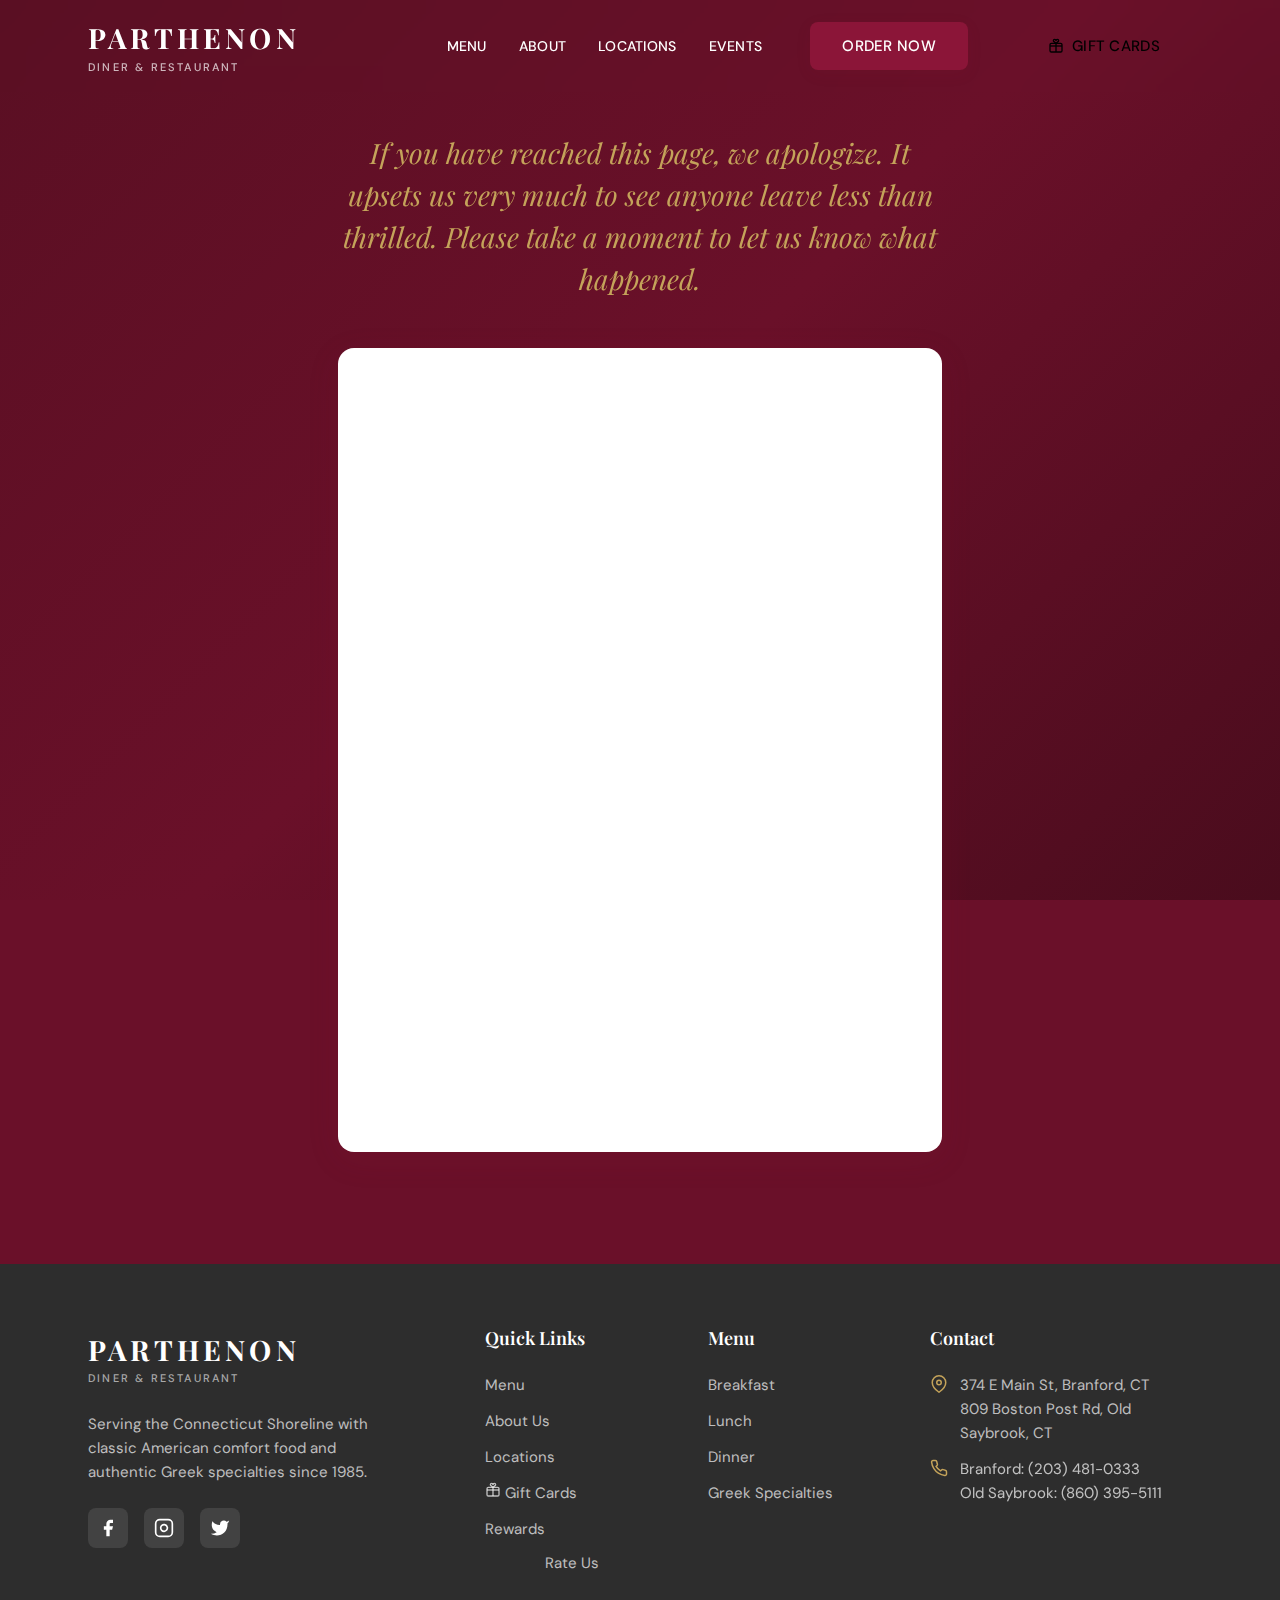
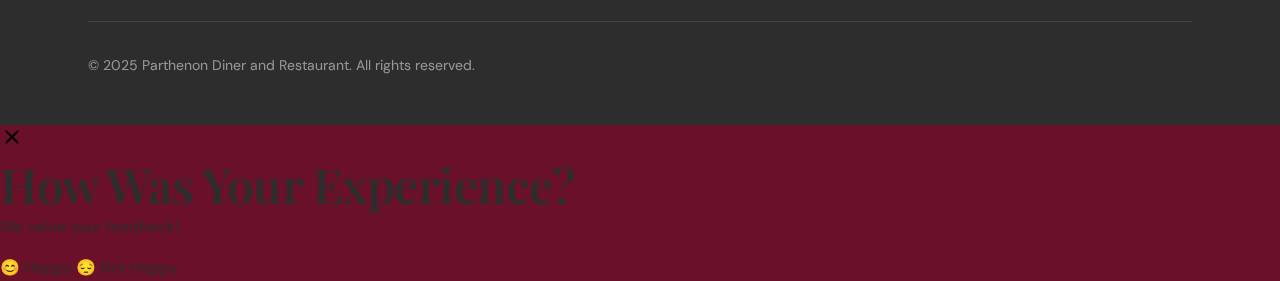
<file: not-happy.html>
<!DOCTYPE html>
<html lang="en">
<head>
  <meta charset="UTF-8">
  <meta name="viewport" content="width=device-width, initial-scale=1.0">
  <meta name="msvalidate.01" content="564C441015D4607807CA90C4275EF907">
  <meta name="description" content="We're sorry to hear about your experience at Parthenon Diner. Please let us know what happened so we can make it right.">
  <title>We Want to Hear From You | Parthenon Diner</title>

  <!-- Canonical URL -->
  <link rel="canonical" href="https://www.parthenondiner.com/not-happy">

  <!-- Favicon -->
  <link rel="icon" type="image/svg+xml" href="/favicon.svg">
  <link rel="icon" type="image/png" sizes="32x32" href="/favicon-32x32.png">
  <link rel="icon" type="image/png" sizes="16x16" href="/favicon-16x16.png">
  <link rel="apple-touch-icon" sizes="180x180" href="/apple-touch-icon.png">

  <!-- Open Graph -->
  <meta property="og:type" content="website">
  <meta property="og:title" content="We Want to Hear From You | Parthenon Diner">
  <meta property="og:description" content="We're sorry to hear about your experience at Parthenon Diner. Please let us know what happened so we can make it right.">
  <meta property="og:url" content="https://www.parthenondiner.com/not-happy">
  <meta property="og:image" content="https://www.parthenondiner.com/parthenon-hero-small.jpeg">
  <meta property="og:site_name" content="Parthenon Diner">
  <meta property="og:locale" content="en_US">

  <!-- Twitter Card -->
  <meta name="twitter:card" content="summary_large_image">
  <meta name="twitter:title" content="We Want to Hear From You | Parthenon Diner">
  <meta name="twitter:description" content="We're sorry to hear about your experience at Parthenon Diner. Please let us know what happened so we can make it right.">
  <meta name="twitter:image" content="https://www.parthenondiner.com/parthenon-hero-small.jpeg">

  <!-- Preconnect to external domains -->
  <link rel="preconnect" href="https://fonts.googleapis.com">
  <link rel="preconnect" href="https://fonts.gstatic.com" crossorigin>

  <!-- Fonts - loaded asynchronously to avoid render blocking -->
  <link rel="preload" href="https://fonts.googleapis.com/css2?family=DM+Sans:wght@400;500;700&family=Playfair+Display:wght@400;700&display=swap" as="style" onload="this.onload=null;this.rel='stylesheet'">
  <noscript><link href="https://fonts.googleapis.com/css2?family=DM+Sans:wght@400;500;700&family=Playfair+Display:wght@400;700&display=swap" rel="stylesheet"></noscript>

  <!-- Styles -->
  <link rel="stylesheet" href="css/styles.css">
  <link rel="stylesheet" href="css/feedback.css">
</head>
<body>
  <!-- Header -->
  <header class="header" id="header">
    <div class="header-inner">
      <a href="/" class="logo">
        <span class="logo-text">Parthenon</span>
        <span class="logo-subtitle">Diner & Restaurant</span>
      </a>

      <nav class="nav">
        <ul class="nav-list">
          <li><a href="/menu" class="nav-link">Menu</a></li>
          <li><a href="/about" class="nav-link">About</a></li>
          <li><a href="/#locations" class="nav-link">Locations</a></li>
          <li><a href="catering-events/" class="nav-link">Events</a></li>
          <li class="nav-cta">
            <div class="order-dropdown">
              <button class="btn btn-primary">Order Now</button>
              <div class="order-dropdown-menu">
                <a href="https://www.toasttab.com/parthenon-diner-branford-374-east-main-street/v3" target="_blank">
                  <span class="location-name">Branford</span>
                  <span class="location-address">374 E Main St</span>
                </a>
                <a href="https://order.toasttab.com/online/parthenon-diner-of-old-saybrook-809-boston-post-rd" target="_blank">
                  <span class="location-name">Old Saybrook</span>
                  <span class="location-address">809 Boston Post Rd</span>
                </a>
              </div>
            </div>
          </li>
          <li class="nav-cta">
            <div class="order-dropdown">
              <button class="btn btn-gift">
                <svg width="16" height="16" viewBox="0 0 24 24" fill="none" stroke="currentColor" stroke-width="2">
                  <rect x="3" y="8" width="18" height="13" rx="2"/>
                  <path d="M12 8V21"/>
                  <path d="M3 12h18"/>
                  <path d="M12 8c-2-2-4-2.5-4-4a2 2 0 0 1 4 0"/>
                  <path d="M12 8c2-2 4-2.5 4-4a2 2 0 0 0-4 0"/>
                </svg>
                Gift Cards
              </button>
              <div class="order-dropdown-menu">
                <a href="https://www.toasttab.com/parthenon-diner-branford-374-east-main-street/giftcards" target="_blank">
                  <span class="location-name">Branford</span>
                  <span class="location-address">374 E Main St</span>
                </a>
                <a href="https://order.toasttab.com/egiftcards/parthenon-diner-of-old-saybrook-809-boston-post-rd" target="_blank">
                  <span class="location-name">Old Saybrook</span>
                  <span class="location-address">809 Boston Post Rd</span>
                </a>
              </div>
            </div>
          </li>
        </ul>
      </nav>

      <button class="menu-toggle" id="menuToggle" aria-label="Toggle menu">
        <span></span>
        <span></span>
        <span></span>
      </button>
    </div>
  </header>

  <!-- Mobile Navigation -->
  <nav class="mobile-nav" id="mobileNav">
    <ul class="mobile-nav-list">
      <li><a href="/menu" class="mobile-nav-link">Menu</a></li>
      <li><a href="/about" class="mobile-nav-link">About</a></li>
      <li><a href="/#locations" class="mobile-nav-link">Locations</a></li>
      <li><a href="catering-events/" class="mobile-nav-link">Events</a></li>
    </ul>
    <div class="mobile-nav-cta">
      <p class="mobile-order-label">Order Online</p>
      <a href="https://www.toasttab.com/parthenon-diner-branford-374-east-main-street/v3" class="btn btn-secondary" target="_blank" style="width: 100%;">Branford</a>
      <a href="https://order.toasttab.com/online/parthenon-diner-of-old-saybrook-809-boston-post-rd" class="btn btn-secondary" target="_blank" style="width: 100%;">Old Saybrook</a>
    </div>
  </nav>
  <div class="overlay" id="overlay"></div>

  <!-- Not Happy Section -->
  <main class="feedback-page not-happy-page">
    <div class="feedback-background"></div>

    <div class="not-happy-content">
      <!-- Apologetic Message -->
      <div class="not-happy-message animate-on-scroll">
        <p class="apology-text">
          If you have reached this page, we apologize. It upsets us very much to see anyone leave less than thrilled. Please take a moment to let us know what happened.
        </p>
      </div>

      <!-- Embedded Contact Form -->
      <div class="contact-form-container animate-on-scroll">
        <iframe
          src="https://www.emailmeform.com/builder/embed/iBl0dZ2e9Q4Jbw18pD1"
          width="100%"
          height="700"
          frameborder="0"
          scrolling="auto"
          title="Parthenon Review Form"
          style="background: white; border-radius: 8px; min-height: 650px;">
        </iframe>
      </div>
    </div>
  </main>

  <!-- Footer -->
  <footer class="footer">
    <div class="container">
      <div class="footer-content">
        <div class="footer-brand">
          <a href="/" class="logo">
            <span class="logo-text">Parthenon</span>
            <span class="logo-subtitle">Diner & Restaurant</span>
          </a>
          <p>Serving the Connecticut Shoreline with classic American comfort food and authentic Greek specialties since 1985.</p>
          <div class="footer-social">
            <a href="https://www.facebook.com/parthenon.diner/" class="footer-social-link" target="_blank" aria-label="Facebook">
              <svg width="20" height="20" viewBox="0 0 24 24" fill="currentColor">
                <path d="M18 2h-3a5 5 0 0 0-5 5v3H7v4h3v8h4v-8h3l1-4h-4V7a1 1 0 0 1 1-1h3z"/>
              </svg>
            </a>
            <a href="https://www.instagram.com/parthenonbranford/" class="footer-social-link" target="_blank" aria-label="Instagram">
              <svg width="20" height="20" viewBox="0 0 24 24" fill="none" stroke="currentColor" stroke-width="2">
                <rect x="2" y="2" width="20" height="20" rx="5" ry="5"/>
                <path d="M16 11.37A4 4 0 1 1 12.63 8 4 4 0 0 1 16 11.37z"/>
                <line x1="17.5" y1="6.5" x2="17.51" y2="6.5"/>
              </svg>
            </a>
            <a href="https://twitter.com/parthenondiner" class="footer-social-link" target="_blank" aria-label="Twitter">
              <svg width="20" height="20" viewBox="0 0 24 24" fill="currentColor">
                <path d="M23 3a10.9 10.9 0 0 1-3.14 1.53 4.48 4.48 0 0 0-7.86 3v1A10.66 10.66 0 0 1 3 4s-4 9 5 13a11.64 11.64 0 0 1-7 2c9 5 20 0 20-11.5a4.5 4.5 0 0 0-.08-.83A7.72 7.72 0 0 0 23 3z"/>
              </svg>
            </a>
          </div>
        </div>

        <div class="footer-nav">
          <h4 class="footer-title">Quick Links</h4>
          <div class="footer-links">
            <a href="/menu" class="footer-link">Menu</a>
            <a href="/about" class="footer-link">About Us</a>
            <a href="/#locations" class="footer-link">Locations</a>
            <a href="https://www.toasttab.com/parthenon-diner-branford-374-east-main-street/giftcards" class="footer-link footer-link-highlight" target="_blank">
              <svg width="16" height="16" viewBox="0 0 24 24" fill="none" stroke="currentColor" stroke-width="2">
                <rect x="3" y="8" width="18" height="13" rx="2"/>
                <path d="M12 8V21"/>
                <path d="M3 12h18"/>
                <path d="M12 8c-2-2-4-2.5-4-4a2 2 0 0 1 4 0"/>
                <path d="M12 8c2-2 4-2.5 4-4a2 2 0 0 0-4 0"/>
              </svg>
              Gift Cards
            </a>
            <a href="https://www.toasttab.com/parthenon-diner-branford-374-east-main-street/rewardsSignup" class="footer-link" target="_blank">Rewards</a>
            <button type="button" class="footer-link footer-rate-us-btn" id="footerRateUsBtn">Rate Us</button>
          </div>
        </div>

        <div class="footer-nav">
          <h4 class="footer-title">Menu</h4>
          <div class="footer-links">
            <a href="/menu#breakfast" class="footer-link">Breakfast</a>
            <a href="/menu#lunch" class="footer-link">Lunch</a>
            <a href="/menu#dinner" class="footer-link">Dinner</a>
            <a href="/menu#greek" class="footer-link">Greek Specialties</a>
          </div>
        </div>

        <div class="footer-contact">
          <h4 class="footer-title">Contact</h4>
          <div class="footer-contact-item">
            <svg width="18" height="18" viewBox="0 0 24 24" fill="none" stroke="currentColor" stroke-width="2">
              <path d="M21 10c0 7-9 13-9 13s-9-6-9-13a9 9 0 0 1 18 0z"/>
              <circle cx="12" cy="10" r="3"/>
            </svg>
            <span>374 E Main St, Branford, CT<br>809 Boston Post Rd, Old Saybrook, CT</span>
          </div>
          <div class="footer-contact-item">
            <svg width="18" height="18" viewBox="0 0 24 24" fill="none" stroke="currentColor" stroke-width="2">
              <path d="M22 16.92v3a2 2 0 0 1-2.18 2 19.79 19.79 0 0 1-8.63-3.07 19.5 19.5 0 0 1-6-6 19.79 19.79 0 0 1-3.07-8.67A2 2 0 0 1 4.11 2h3a2 2 0 0 1 2 1.72 12.84 12.84 0 0 0 .7 2.81 2 2 0 0 1-.45 2.11L8.09 9.91a16 16 0 0 0 6 6l1.27-1.27a2 2 0 0 1 2.11-.45 12.84 12.84 0 0 0 2.81.7A2 2 0 0 1 22 16.92z"/>
            </svg>
            <span>Branford: (203) 481-0333<br>Old Saybrook: (860) 395-5111</span>
          </div>
        </div>
      </div>

      <div class="footer-bottom">
        <p class="footer-copyright">&copy; 2025 Parthenon Diner and Restaurant. All rights reserved.</p>
      </div>
    </div>
  </footer>

  <!-- JavaScript -->
  <!-- Rate Us Modal -->
  <div class="rate-modal-overlay" id="rateUsModal">
    <div class="rate-modal">
      <button type="button" class="rate-modal-close" id="closeRateUsModal" aria-label="Close">
        <svg width="24" height="24" viewBox="0 0 24 24" fill="none" stroke="currentColor" stroke-width="2">
          <line x1="18" y1="6" x2="6" y2="18"></line>
          <line x1="6" y1="6" x2="18" y2="18"></line>
        </svg>
      </button>
      <h2 class="rate-modal-title">How Was Your Experience?</h2>
      <p class="rate-modal-subtitle">We value your feedback!</p>
      <div class="rate-modal-buttons">
        <a href="feedback.html" class="rate-modal-btn rate-modal-btn-happy">
          <span class="rate-modal-btn-icon">😊</span>
          <span class="rate-modal-btn-text">Happy</span>
        </a>
        <a href="not-happy.html" class="rate-modal-btn rate-modal-btn-sad">
          <span class="rate-modal-btn-icon">😔</span>
          <span class="rate-modal-btn-text">Not Happy</span>
        </a>
      </div>
    </div>
  </div>

  <script src="js/main.js" defer></script>
</body>
</html>
</file>
<file: css/styles.css>
/* ============================================
   PARTHENON DINER - Modern Redesign Styles
   Theme: Light & Warm with Textured Feel
   ============================================ */

/* ---------- CSS Custom Properties ---------- */
:root {
  /* Colors */
  --color-primary: #8B1538;
  --color-primary-dark: #6A1029;
  --color-primary-light: #A91D45;
  --color-accent: #C4A35A;
  --color-accent-light: #D4B97A;
  --color-cream: #FAF7F2;
  --color-cream-dark: #F0EBE3;
  --color-white: #FFFFFF;
  --color-charcoal: #2D2D2D;
  --color-charcoal-light: #4A4A4A;
  --color-gray: #6B6B6B;
  --color-gray-light: #E8E4DD;

  /* Typography */
  --font-heading: 'Playfair Display', Georgia, serif;
  --font-body: 'DM Sans', -apple-system, BlinkMacSystemFont, sans-serif;

  /* Spacing */
  --space-xs: 0.5rem;
  --space-sm: 1rem;
  --space-md: 1.5rem;
  --space-lg: 2rem;
  --space-xl: 3rem;
  --space-2xl: 4rem;
  --space-3xl: 6rem;

  /* Border Radius */
  --radius-sm: 4px;
  --radius-md: 8px;
  --radius-lg: 16px;
  --radius-xl: 24px;

  /* Shadows */
  --shadow-sm: 0 2px 8px rgba(139, 21, 56, 0.06);
  --shadow-md: 0 4px 16px rgba(139, 21, 56, 0.08);
  --shadow-lg: 0 8px 32px rgba(139, 21, 56, 0.12);
  --shadow-hover: 0 12px 40px rgba(139, 21, 56, 0.15);

  /* Transitions */
  --transition-fast: 0.2s ease;
  --transition-normal: 0.3s ease;
  --transition-slow: 0.5s ease;

  /* Container */
  --container-max: 1200px;
  --container-padding: 1.5rem;
}

/* ---------- Reset & Base ---------- */
*, *::before, *::after {
  box-sizing: border-box;
  margin: 0;
  padding: 0;
}

html {
  scroll-behavior: smooth;
  font-size: 16px;
  overflow-x: hidden;
}

body {
  font-family: var(--font-body);
  font-size: 1rem;
  line-height: 1.6;
  color: var(--color-charcoal);
  background-color: var(--color-cream);
  -webkit-font-smoothing: antialiased;
  -moz-osx-font-smoothing: grayscale;
  overflow-x: hidden;
}

/* Subtle paper texture overlay */
body::before {
  content: '';
  position: fixed;
  top: 0;
  left: 0;
  width: 100%;
  height: 100%;
  pointer-events: none;
  opacity: 0.03;
  background-image: url("data:image/svg+xml,%3Csvg viewBox='0 0 200 200' xmlns='http://www.w3.org/2000/svg'%3E%3Cfilter id='noise'%3E%3CfeTurbulence type='fractalNoise' baseFrequency='0.65' numOctaves='3' stitchTiles='stitch'/%3E%3C/filter%3E%3Crect width='100%25' height='100%25' filter='url(%23noise)'/%3E%3C/svg%3E");
  z-index: 9999;
}

img {
  max-width: 100%;
  height: auto;
  display: block;
}

a {
  color: inherit;
  text-decoration: none;
}

ul, ol {
  list-style: none;
}

button {
  font-family: inherit;
  cursor: pointer;
  border: none;
  background: none;
}

/* ---------- Typography ---------- */
h1, h2, h3, h4, h5, h6 {
  font-family: var(--font-heading);
  font-weight: 600;
  line-height: 1.2;
  color: var(--color-charcoal);
}

h1 {
  font-size: clamp(2.5rem, 5vw, 4rem);
  letter-spacing: -0.02em;
}

h2 {
  font-size: clamp(2rem, 4vw, 3rem);
  letter-spacing: -0.01em;
}

h3 {
  font-size: clamp(1.5rem, 3vw, 2rem);
}

h4 {
  font-size: 1.25rem;
}

p {
  margin-bottom: 1rem;
}

.text-primary {
  color: var(--color-primary);
}

.text-accent {
  color: var(--color-accent);
}

.text-gray {
  color: var(--color-gray);
}

/* ---------- Container ---------- */
.container {
  width: 100%;
  max-width: var(--container-max);
  margin: 0 auto;
  padding: 0 var(--container-padding);
}

/* ---------- Greek Meander Pattern ---------- */
.meander-border {
  position: relative;
}

.meander-border::after {
  content: '';
  position: absolute;
  bottom: 0;
  left: 50%;
  transform: translateX(-50%);
  width: 120px;
  height: 12px;
  background-image: url("data:image/svg+xml,%3Csvg width='40' height='12' viewBox='0 0 40 12' fill='none' xmlns='http://www.w3.org/2000/svg'%3E%3Cpath d='M0 0h4v4h4v4h4V4h4V0h4v4h4v4h4V4h4V0h4v12H0V0z' fill='%23C4A35A' fill-opacity='0.3'/%3E%3C/svg%3E");
  background-repeat: repeat-x;
  opacity: 0.6;
}

/* ---------- Buttons ---------- */
.btn {
  display: inline-flex;
  align-items: center;
  justify-content: center;
  gap: 0.5rem;
  padding: 0.875rem 2rem;
  font-family: var(--font-body);
  font-size: 0.9375rem;
  font-weight: 500;
  letter-spacing: 0.02em;
  text-transform: uppercase;
  border-radius: var(--radius-md);
  transition: all var(--transition-normal);
  cursor: pointer;
}

.btn-primary {
  background-color: var(--color-primary);
  color: var(--color-white);
  box-shadow: var(--shadow-md);
}

.btn-primary:hover {
  background-color: var(--color-primary-dark);
  box-shadow: var(--shadow-lg);
  transform: translateY(-2px);
}

.btn-secondary {
  background-color: var(--color-white);
  color: var(--color-primary);
  border: 2px solid var(--color-primary);
}

.btn-secondary:hover {
  background-color: var(--color-primary);
  color: var(--color-white);
  transform: translateY(-2px);
}

.btn-accent {
  background-color: var(--color-accent);
  color: var(--color-charcoal);
}

.btn-accent:hover {
  background-color: var(--color-accent-light);
  transform: translateY(-2px);
}

/* ---------- Header ---------- */
.header {
  position: fixed;
  top: 0;
  left: 0;
  right: 0;
  z-index: 1000;
  background-color: rgba(250, 247, 242, 0.95);
  backdrop-filter: blur(10px);
  transition: all var(--transition-normal);
}

.header.scrolled {
  background-color: var(--color-white);
  box-shadow: var(--shadow-md);
}

.header-inner {
  display: flex;
  align-items: center;
  justify-content: space-between;
  padding: var(--space-sm) 0;
  max-width: var(--container-max);
  margin: 0 auto;
  padding-left: var(--container-padding);
  padding-right: var(--container-padding);
}

.logo {
  display: flex;
  flex-direction: column;
  align-items: flex-start;
}

.logo-text {
  font-family: var(--font-heading);
  font-size: 1.75rem;
  font-weight: 700;
  color: var(--color-primary);
  letter-spacing: 0.15em;
  text-transform: uppercase;
}

.logo-subtitle {
  font-size: 0.6875rem;
  font-weight: 500;
  color: var(--color-gray);
  letter-spacing: 0.2em;
  text-transform: uppercase;
  margin-top: -2px;
}

.nav {
  display: none;
}

.nav-list {
  display: flex;
  align-items: center;
  gap: var(--space-lg);
}

.nav-link {
  font-size: 0.875rem;
  font-weight: 500;
  color: var(--color-charcoal);
  letter-spacing: 0.02em;
  text-transform: uppercase;
  position: relative;
  padding: 0.5rem 0;
}

.nav-link::after {
  content: '';
  position: absolute;
  bottom: 0;
  left: 0;
  width: 0;
  height: 2px;
  background-color: var(--color-primary);
  transition: width var(--transition-normal);
}

.nav-link:hover::after {
  width: 100%;
}

.nav-cta {
  margin-left: var(--space-sm);
}

/* Order Dropdown */
.order-dropdown {
  position: relative;
  display: inline-block;
}

.order-dropdown > button {
  cursor: pointer;
}

.order-dropdown-menu {
  position: absolute;
  top: 100%;
  left: 50%;
  transform: translateX(-50%);
  min-width: 200px;
  background: var(--color-white);
  border-radius: var(--radius-md);
  box-shadow: var(--shadow-lg);
  padding: var(--space-xs);
  opacity: 0;
  visibility: hidden;
  transition: opacity var(--transition-fast), visibility var(--transition-fast), transform var(--transition-fast);
  z-index: 1000;
  margin-top: 0.5rem;
}

.order-dropdown-menu::before {
  content: '';
  position: absolute;
  top: -6px;
  left: 50%;
  transform: translateX(-50%);
  border-left: 6px solid transparent;
  border-right: 6px solid transparent;
  border-bottom: 6px solid var(--color-white);
}

.order-dropdown:hover .order-dropdown-menu,
.order-dropdown:focus-within .order-dropdown-menu,
.order-dropdown.active .order-dropdown-menu {
  opacity: 1;
  visibility: visible;
}

.order-dropdown-menu a {
  display: block;
  padding: var(--space-sm);
  border-radius: var(--radius-sm);
  text-decoration: none;
  transition: background-color var(--transition-fast);
}

.order-dropdown-menu a:hover {
  background-color: var(--color-cream);
}

.order-dropdown-menu .location-name {
  display: block;
  font-weight: 600;
  color: var(--color-charcoal);
  font-size: 0.95rem;
}

.order-dropdown-menu .location-address {
  display: block;
  font-size: 0.8rem;
  color: var(--color-gray);
  margin-top: 2px;
}

/* Mobile order label */
.mobile-order-label {
  font-weight: 600;
  color: var(--color-charcoal);
  margin-bottom: var(--space-xs);
  text-align: center;
}

.mobile-nav-cta {
  display: flex;
  flex-direction: column;
  gap: var(--space-xs);
}

/* Mobile Menu Toggle */
.menu-toggle {
  display: flex;
  flex-direction: column;
  gap: 5px;
  padding: 0.5rem;
  z-index: 1001;
}

.menu-toggle span {
  display: block;
  width: 24px;
  height: 2px;
  background-color: var(--color-charcoal);
  transition: all var(--transition-fast);
}

.menu-toggle.active span:nth-child(1) {
  transform: rotate(45deg) translate(5px, 5px);
}

.menu-toggle.active span:nth-child(2) {
  opacity: 0;
}

.menu-toggle.active span:nth-child(3) {
  transform: rotate(-45deg) translate(5px, -5px);
}

/* Mobile Nav */
.mobile-nav {
  position: fixed;
  top: 0;
  right: 0;
  width: 100%;
  max-width: 400px;
  height: 100vh;
  background-color: var(--color-white);
  padding: 6rem var(--space-lg) var(--space-lg);
  transition: transform var(--transition-normal), visibility var(--transition-normal);
  transform: translateX(100%);
  visibility: hidden;
  box-shadow: var(--shadow-lg);
  z-index: 999;
}

.mobile-nav.active {
  transform: translateX(0);
  visibility: visible;
}

.mobile-nav-list {
  display: flex;
  flex-direction: column;
  gap: var(--space-sm);
}

.mobile-nav-link {
  display: block;
  width: 100%;
  font-size: 1.25rem;
  font-weight: 500;
  color: var(--color-charcoal);
  padding: var(--space-xs) 0;
  border-bottom: 1px solid var(--color-gray-light);
  text-align: center;
}

.mobile-nav-cta {
  margin-top: var(--space-md);
}

.mobile-nav-cta .btn {
  padding: 0.75rem 1.5rem;
}

.mobile-nav-cta .mobile-order-label {
  margin-bottom: var(--space-xs);
}

.overlay {
  position: fixed;
  inset: 0;
  background-color: rgba(0, 0, 0, 0.5);
  opacity: 0;
  visibility: hidden;
  transition: all var(--transition-normal);
  z-index: 998;
}

.overlay.active {
  opacity: 1;
  visibility: visible;
}

/* ---------- Hero Section ---------- */
.hero {
  min-height: 100vh;
  display: flex;
  align-items: center;
  padding-top: 80px;
  position: relative;
  overflow-x: clip;
  overflow-y: visible;
  background: linear-gradient(135deg, var(--color-cream) 0%, var(--color-cream-dark) 100%);
}

.hero::before {
  content: '';
  position: absolute;
  top: -50%;
  right: -20%;
  width: 70%;
  height: 150%;
  background: radial-gradient(ellipse, rgba(139, 21, 56, 0.03) 0%, transparent 70%);
  pointer-events: none;
}

.hero-content {
  display: grid;
  grid-template-columns: 1fr;
  gap: var(--space-xl);
  align-items: center;
}

.hero-text {
  text-align: center;
}

.hero-badge {
  display: inline-flex;
  align-items: center;
  gap: 0.5rem;
  padding: 0.5rem 1rem;
  background-color: var(--color-white);
  border-radius: 50px;
  font-size: 0.8125rem;
  font-weight: 500;
  color: var(--color-primary);
  box-shadow: var(--shadow-sm);
  margin-bottom: var(--space-md);
}

.hero-badge::before {
  content: '';
  width: 8px;
  height: 8px;
  background-color: var(--color-accent);
  border-radius: 50%;
}

.hero-title {
  margin-bottom: var(--space-md);
  color: var(--color-charcoal);
}

.hero-title span {
  color: var(--color-primary);
}

.hero-description {
  font-size: 1.125rem;
  color: var(--color-gray);
  max-width: 540px;
  margin: 0 auto var(--space-lg);
  line-height: 1.7;
}

.hero-ctas {
  display: flex;
  flex-direction: column;
  gap: var(--space-sm);
  align-items: center;
}

.hero-image {
  display: none;
}

.hero-image-wrapper {
  position: relative;
  border-radius: var(--radius-xl);
  overflow: hidden;
  box-shadow: var(--shadow-lg);
}

.hero-image-wrapper img {
  width: 100%;
  height: 400px;
  object-fit: cover;
}

.hero-image-badge {
  position: absolute;
  bottom: var(--space-md);
  left: var(--space-md);
  background-color: var(--color-white);
  padding: 0.75rem 1.25rem;
  border-radius: var(--radius-md);
  box-shadow: var(--shadow-md);
}

.hero-image-badge span {
  display: block;
  font-size: 0.75rem;
  color: var(--color-gray);
  text-transform: uppercase;
  letter-spacing: 0.05em;
}

.hero-image-badge strong {
  font-family: var(--font-heading);
  font-size: 1.125rem;
  color: var(--color-primary);
}

/* ---------- Section Styles ---------- */
.section {
  padding: var(--space-3xl) 0;
}

.section-header {
  text-align: center;
  margin-bottom: var(--space-2xl);
}

.section-label {
  display: inline-block;
  font-size: 0.8125rem;
  font-weight: 600;
  color: var(--color-accent);
  text-transform: uppercase;
  letter-spacing: 0.15em;
  margin-bottom: var(--space-sm);
}

.section-title {
  margin-bottom: var(--space-sm);
}

.section-description {
  font-size: 1.0625rem;
  color: var(--color-gray);
  max-width: 600px;
  margin: 0 auto;
}

/* ---------- About Section ---------- */
.about {
  background-color: var(--color-white);
}

.about-content {
  display: grid;
  grid-template-columns: 1fr;
  gap: var(--space-xl);
  align-items: center;
}

.about-image {
  position: relative;
  border-radius: var(--radius-lg);
  overflow: hidden;
  box-shadow: var(--shadow-lg);
}

.about-image img {
  width: 100%;
  height: 300px;
  object-fit: cover;
}

.about-image::after {
  content: '';
  position: absolute;
  inset: 0;
  border: 3px solid var(--color-accent);
  border-radius: var(--radius-lg);
  opacity: 0.3;
  pointer-events: none;
}

.about-text h2 {
  margin-bottom: var(--space-md);
}

.about-text p {
  color: var(--color-gray);
  font-size: 1.0625rem;
  line-height: 1.8;
}

.about-features {
  display: grid;
  grid-template-columns: repeat(2, 1fr);
  gap: var(--space-md);
  margin-top: var(--space-lg);
}

.about-feature {
  display: flex;
  align-items: center;
  gap: 0.75rem;
}

.about-feature-icon {
  width: 40px;
  height: 40px;
  display: flex;
  align-items: center;
  justify-content: center;
  background-color: var(--color-cream);
  border-radius: var(--radius-md);
  color: var(--color-primary);
  font-size: 1.25rem;
}

.about-feature span {
  font-weight: 500;
  font-size: 0.9375rem;
}

/* ---------- Menu Preview Section ---------- */
.menu-preview {
  background-color: var(--color-cream);
}

.menu-grid {
  display: grid;
  grid-template-columns: 1fr;
  gap: var(--space-lg);
}

.menu-card {
  background-color: var(--color-white);
  border-radius: var(--radius-lg);
  overflow: hidden;
  box-shadow: var(--shadow-sm);
  transition: all var(--transition-normal);
}

.menu-card:hover {
  box-shadow: var(--shadow-hover);
  transform: translateY(-4px);
}

.menu-card-image {
  position: relative;
  height: 200px;
  overflow: hidden;
}

.menu-card-image img {
  width: 100%;
  height: 100%;
  object-fit: cover;
  transition: transform var(--transition-slow);
}

.menu-card:hover .menu-card-image img {
  transform: scale(1.05);
}

.menu-card-overlay {
  position: absolute;
  inset: 0;
  background: linear-gradient(to top, rgba(45, 45, 45, 0.7) 0%, transparent 50%);
}

.menu-card-category {
  position: absolute;
  bottom: var(--space-md);
  left: var(--space-md);
  font-family: var(--font-heading);
  font-size: 1.5rem;
  color: var(--color-white);
  font-weight: 600;
}

.menu-card-content {
  padding: var(--space-md);
}

.menu-card-items {
  margin-bottom: var(--space-md);
}

.menu-card-item {
  display: flex;
  justify-content: space-between;
  align-items: baseline;
  padding: 0.5rem 0;
  border-bottom: 1px dashed var(--color-gray-light);
}

.menu-card-item:last-child {
  border-bottom: none;
}

.menu-card-item-name {
  font-weight: 500;
  color: var(--color-charcoal);
  font-size: 0.9375rem;
}

.menu-card-item-price {
  font-weight: 600;
  color: var(--color-primary);
  font-size: 0.9375rem;
}

.menu-card-link {
  display: inline-flex;
  align-items: center;
  gap: 0.5rem;
  font-size: 0.875rem;
  font-weight: 600;
  color: var(--color-primary);
  text-transform: uppercase;
  letter-spacing: 0.02em;
}

.menu-card-link svg {
  transition: transform var(--transition-fast);
}

.menu-card:hover .menu-card-link svg {
  transform: translateX(4px);
}

/* ---------- Locations Section ---------- */
.locations {
  background-color: var(--color-white);
}

.locations-grid {
  display: grid;
  grid-template-columns: 1fr;
  gap: var(--space-lg);
}

.location-card {
  background-color: var(--color-cream);
  border-radius: var(--radius-lg);
  overflow: hidden;
  box-shadow: var(--shadow-sm);
}

.location-map {
  height: 200px;
  background-color: var(--color-gray-light);
  position: relative;
}

.location-map iframe {
  width: 100%;
  height: 100%;
  border: none;
}

.location-map-placeholder {
  width: 100%;
  height: 100%;
  display: flex;
  align-items: center;
  justify-content: center;
  background: linear-gradient(135deg, var(--color-cream-dark) 0%, var(--color-gray-light) 100%);
  color: var(--color-gray);
  font-size: 0.875rem;
}

.location-info {
  padding: var(--space-lg);
}

.location-name {
  font-family: var(--font-heading);
  font-size: 1.5rem;
  color: var(--color-primary);
  margin-bottom: var(--space-sm);
}

.location-detail {
  display: flex;
  align-items: flex-start;
  gap: 0.75rem;
  margin-bottom: 0.75rem;
  font-size: 0.9375rem;
  color: var(--color-charcoal-light);
}

.location-detail svg {
  flex-shrink: 0;
  margin-top: 2px;
  color: var(--color-accent);
}

.location-hours {
  margin-top: var(--space-md);
  padding-top: var(--space-md);
  border-top: 1px solid var(--color-gray-light);
}

.location-hours-title {
  font-weight: 600;
  font-size: 0.875rem;
  text-transform: uppercase;
  letter-spacing: 0.05em;
  color: var(--color-charcoal);
  margin-bottom: 0.5rem;
}

.location-hours-list {
  font-size: 0.875rem;
  color: var(--color-gray);
  line-height: 1.6;
}

.location-cta {
  margin-top: var(--space-md);
}

/* ---------- CTA Banner ---------- */
.cta-banner {
  background-color: var(--color-primary);
  padding: var(--space-2xl) 0;
  text-align: center;
  position: relative;
  overflow: hidden;
}

.cta-banner::before {
  content: '';
  position: absolute;
  top: 0;
  left: 0;
  right: 0;
  bottom: 0;
  background-image: url("data:image/svg+xml,%3Csvg width='60' height='60' viewBox='0 0 60 60' xmlns='http://www.w3.org/2000/svg'%3E%3Cg fill='none' fill-rule='evenodd'%3E%3Cg fill='%23ffffff' fill-opacity='0.05'%3E%3Cpath d='M36 34v-4h-2v4h-4v2h4v4h2v-4h4v-2h-4zm0-30V0h-2v4h-4v2h4v4h2V6h4V4h-4zM6 34v-4H4v4H0v2h4v4h2v-4h4v-2H6zM6 4V0H4v4H0v2h4v4h2V6h4V4H6z'/%3E%3C/g%3E%3C/g%3E%3C/svg%3E");
  opacity: 0.5;
}

.cta-banner-content {
  position: relative;
  z-index: 1;
}

.cta-banner h2 {
  color: var(--color-white);
  margin-bottom: var(--space-sm);
}

.cta-banner p {
  color: rgba(255, 255, 255, 0.85);
  font-size: 1.125rem;
  margin-bottom: var(--space-lg);
}

.cta-banner .btn-secondary {
  background-color: var(--color-white);
  color: var(--color-primary);
  border-color: var(--color-white);
}

.cta-banner .btn-secondary:hover {
  background-color: var(--color-accent);
  border-color: var(--color-accent);
  color: var(--color-charcoal);
}

/* ---------- Footer ---------- */
.footer {
  background-color: var(--color-charcoal);
  color: var(--color-white);
  padding: var(--space-2xl) 0 var(--space-lg);
}

.footer-content {
  display: grid;
  grid-template-columns: 1fr;
  gap: var(--space-xl);
  margin-bottom: var(--space-xl);
}

.footer-brand .logo-text {
  color: var(--color-white);
}

.footer-brand .logo-subtitle {
  color: rgba(255, 255, 255, 0.6);
}

.footer-brand p {
  color: rgba(255, 255, 255, 0.7);
  font-size: 0.9375rem;
  margin-top: var(--space-md);
  max-width: 300px;
}

.footer-title {
  font-family: var(--font-heading);
  font-size: 1.125rem;
  color: var(--color-white);
  margin-bottom: var(--space-md);
}

.footer-links {
  display: flex;
  flex-direction: column;
  gap: 0.75rem;
}

.footer-link {
  color: rgba(255, 255, 255, 0.7);
  font-size: 0.9375rem;
  transition: color var(--transition-fast);
}

.footer-link:hover {
  color: var(--color-accent);
}

.footer-contact-item {
  display: flex;
  align-items: flex-start;
  gap: 0.75rem;
  margin-bottom: 0.75rem;
  color: rgba(255, 255, 255, 0.7);
  font-size: 0.9375rem;
}

.footer-contact-item svg {
  flex-shrink: 0;
  margin-top: 2px;
  color: var(--color-accent);
}

.footer-social {
  display: flex;
  gap: var(--space-sm);
  margin-top: var(--space-md);
}

.footer-social-link {
  width: 40px;
  height: 40px;
  display: flex;
  align-items: center;
  justify-content: center;
  background-color: rgba(255, 255, 255, 0.1);
  border-radius: var(--radius-md);
  color: var(--color-white);
  transition: all var(--transition-fast);
}

.footer-social-link:hover {
  background-color: var(--color-primary);
  transform: translateY(-2px);
}

.footer-bottom {
  padding-top: var(--space-lg);
  border-top: 1px solid rgba(255, 255, 255, 0.1);
  display: flex;
  flex-direction: column;
  gap: var(--space-sm);
  align-items: center;
  text-align: center;
}

.footer-copyright {
  color: rgba(255, 255, 255, 0.5);
  font-size: 0.875rem;
}

.footer-legal {
  display: flex;
  gap: var(--space-md);
}

.footer-legal a {
  color: rgba(255, 255, 255, 0.5);
  font-size: 0.8125rem;
  transition: color var(--transition-fast);
}

.footer-legal a:hover {
  color: var(--color-accent);
}

/* ---------- Animations ---------- */
@keyframes fadeInUp {
  from {
    opacity: 0;
    transform: translateY(30px);
  }
  to {
    opacity: 1;
    transform: translateY(0);
  }
}

@keyframes fadeIn {
  from {
    opacity: 0;
  }
  to {
    opacity: 1;
  }
}

.animate-on-scroll {
  opacity: 0;
  transform: translateY(30px);
  transition: all 0.6s ease-out;
}

.animate-on-scroll.visible {
  opacity: 1;
  transform: translateY(0);
}

/* Staggered animations */
.animate-on-scroll:nth-child(1) { transition-delay: 0.1s; }
.animate-on-scroll:nth-child(2) { transition-delay: 0.2s; }
.animate-on-scroll:nth-child(3) { transition-delay: 0.3s; }
.animate-on-scroll:nth-child(4) { transition-delay: 0.4s; }

/* ---------- Responsive Design ---------- */

/* Mobile dropdown fix */
@media (max-width: 767px) {
  .hero-ctas .order-dropdown-menu {
    left: 0;
    right: 0;
    transform: none;
    min-width: 100%;
  }

  .hero-ctas .order-dropdown-menu::before {
    left: 50%;
    transform: translateX(-50%);
  }

  .hero-ctas .order-dropdown {
    width: 100%;
  }

  .hero-ctas .order-dropdown > button {
    width: 100%;
  }
}

/* Tablet (768px and up) */
@media (min-width: 768px) {
  :root {
    --container-padding: 2rem;
  }

  .nav {
    display: block;
  }

  .menu-toggle {
    display: none;
  }

  .hero-content {
    grid-template-columns: 1fr 1fr;
    gap: var(--space-2xl);
  }

  .hero-text {
    text-align: left;
  }

  .hero-description {
    margin-left: 0;
  }

  .hero-ctas {
    flex-direction: row;
    justify-content: flex-start;
  }

  .hero-image {
    display: block;
  }

  .about-content {
    grid-template-columns: 1fr 1fr;
    gap: var(--space-2xl);
  }

  .about-image img {
    height: 400px;
  }

  .menu-grid {
    grid-template-columns: repeat(2, 1fr);
  }

  .locations-grid {
    grid-template-columns: repeat(2, 1fr);
  }

  .footer-content {
    grid-template-columns: 2fr 1fr 1fr 1.5fr;
  }

  .footer-bottom {
    flex-direction: row;
    justify-content: space-between;
  }
}

/* Desktop (1024px and up) */
@media (min-width: 1024px) {
  .hero-image-wrapper img {
    height: 500px;
  }

  .menu-grid {
    grid-template-columns: repeat(4, 1fr);
  }

  .menu-card-image {
    height: 180px;
  }
}

/* Large Desktop (1200px and up) */
@media (min-width: 1200px) {
  :root {
    --container-padding: 3rem;
  }
}
</file>
<file: css/menu.css>
/* ============================================
   PARTHENON DINER - Menu Page Styles
   ============================================ */

/* ---------- Menu Hero ---------- */
.menu-hero {
  padding: 140px 0 60px;
  background: linear-gradient(135deg, var(--color-cream) 0%, var(--color-cream-dark) 100%);
  text-align: center;
  position: relative;
  overflow: hidden;
}

.menu-hero::before {
  content: '';
  position: absolute;
  top: 0;
  left: 0;
  right: 0;
  bottom: 0;
  background-image: url("data:image/svg+xml,%3Csvg width='60' height='60' viewBox='0 0 60 60' xmlns='http://www.w3.org/2000/svg'%3E%3Cg fill='none' fill-rule='evenodd'%3E%3Cg fill='%238B1538' fill-opacity='0.03'%3E%3Cpath d='M36 34v-4h-2v4h-4v2h4v4h2v-4h4v-2h-4zm0-30V0h-2v4h-4v2h4v4h2V6h4V4h-4zM6 34v-4H4v4H0v2h4v4h2v-4h4v-2H6zM6 4V0H4v4H0v2h4v4h2V6h4V4H6z'/%3E%3C/g%3E%3C/g%3E%3C/svg%3E");
}

.menu-hero-content {
  position: relative;
  z-index: 1;
}

.menu-hero h1 {
  font-size: clamp(2rem, 4vw, 3rem);
  margin-bottom: var(--space-sm);
  color: var(--color-charcoal);
}

.menu-hero p {
  font-size: 1.125rem;
  color: var(--color-gray);
  margin-bottom: var(--space-md);
}

.menu-hero-badge {
  display: inline-flex;
  align-items: center;
  gap: 0.5rem;
  padding: 0.625rem 1.25rem;
  background-color: var(--color-white);
  border-radius: 50px;
  font-size: 0.875rem;
  font-weight: 500;
  color: var(--color-primary);
  box-shadow: var(--shadow-sm);
}

.menu-hero-badge svg {
  color: var(--color-accent);
}

/* ---------- Menu Section ---------- */
.menu-section {
  padding: var(--space-xl) 0 var(--space-3xl);
  background-color: var(--color-cream);
}

/* ---------- Menu Tabs ---------- */
.menu-tabs {
  display: flex;
  flex-wrap: wrap;
  justify-content: center;
  gap: 0.5rem;
  margin-bottom: var(--space-xl);
  padding: 0.5rem;
  background-color: var(--color-white);
  border-radius: var(--radius-lg);
  box-shadow: var(--shadow-sm);
}

.menu-tab {
  padding: 0.875rem 1.5rem;
  font-size: 0.9375rem;
  font-weight: 600;
  color: var(--color-gray);
  background-color: transparent;
  border-radius: var(--radius-md);
  transition: all var(--transition-fast);
  text-transform: uppercase;
  letter-spacing: 0.02em;
}

.menu-tab:hover {
  color: var(--color-primary);
  background-color: var(--color-cream);
}

.menu-tab.active {
  color: var(--color-white);
  background-color: var(--color-primary);
  box-shadow: var(--shadow-md);
}

/* ---------- Tab Content ---------- */
.menu-tab-content {
  display: none;
  animation: fadeIn 0.3s ease;
}

.menu-tab-content.active {
  display: block;
}

@keyframes fadeIn {
  from {
    opacity: 0;
    transform: translateY(10px);
  }
  to {
    opacity: 1;
    transform: translateY(0);
  }
}

/* ---------- Menu Categories ---------- */
.menu-category {
  margin-bottom: var(--space-2xl);
  padding-bottom: var(--space-xl);
  border-bottom: 1px solid var(--color-gray-light);
}

.menu-category:last-child {
  margin-bottom: 0;
  padding-bottom: 0;
  border-bottom: none;
}

.menu-category-header {
  margin-bottom: var(--space-lg);
  padding-bottom: var(--space-md);
  border-bottom: 2px solid var(--color-primary);
  position: relative;
}

.menu-category-header::after {
  content: '';
  position: absolute;
  bottom: -2px;
  left: 0;
  width: 60px;
  height: 2px;
  background-color: var(--color-accent);
}

.menu-category-header h2 {
  font-family: var(--font-heading);
  font-size: 1.75rem;
  color: var(--color-charcoal);
  margin-bottom: 0.5rem;
}

.menu-category-header p {
  font-size: 0.9375rem;
  color: var(--color-gray);
  margin: 0;
  font-style: italic;
}

/* ---------- Menu Items ---------- */
.menu-items {
  display: flex;
  flex-direction: column;
  gap: var(--space-md);
}

.menu-items-grid {
  display: grid;
  grid-template-columns: 1fr;
  gap: var(--space-md);
}

.menu-item {
  padding: var(--space-md);
  background-color: var(--color-white);
  border-radius: var(--radius-md);
  box-shadow: var(--shadow-sm);
  transition: all var(--transition-fast);
}

.menu-item:hover {
  box-shadow: var(--shadow-md);
  transform: translateY(-2px);
}

.menu-item.featured {
  border: 2px solid var(--color-accent);
  background-color: rgba(196, 163, 90, 0.05);
}

.menu-item-header {
  display: flex;
  justify-content: space-between;
  align-items: baseline;
  gap: var(--space-sm);
  margin-bottom: 0.375rem;
}

.menu-item-header h3 {
  font-family: var(--font-body);
  font-size: 1rem;
  font-weight: 600;
  color: var(--color-charcoal);
  margin: 0;
}

.menu-item-price {
  font-family: var(--font-heading);
  font-size: 1rem;
  font-weight: 600;
  color: var(--color-primary);
  white-space: nowrap;
}

.menu-item p {
  font-size: 0.875rem;
  color: var(--color-gray);
  margin: 0;
  line-height: 1.5;
}

.menu-item p.vegetarian::before {
  content: '(V) ';
  color: var(--color-accent);
  font-weight: 600;
}

/* Compact items for sides */
.menu-items-compact .menu-item {
  padding: var(--space-sm) var(--space-md);
}

.menu-items-compact .menu-item p {
  font-size: 0.8125rem;
}

/* Menu Notes */
.menu-note {
  font-size: 0.8125rem;
  color: var(--color-gray);
  font-style: italic;
  margin-top: var(--space-md);
  padding: var(--space-sm);
  background-color: var(--color-cream-dark);
  border-radius: var(--radius-sm);
}

/* ---------- Responsive Styles ---------- */

/* Tablet */
@media (min-width: 640px) {
  .menu-items-grid {
    grid-template-columns: repeat(2, 1fr);
  }

  .menu-items-compact {
    grid-template-columns: repeat(3, 1fr);
  }
}

/* Desktop */
@media (min-width: 1024px) {
  .menu-hero {
    padding: 160px 0 80px;
  }

  .menu-tabs {
    flex-wrap: nowrap;
    gap: 0.75rem;
    padding: 0.625rem;
  }

  .menu-tab {
    padding: 1rem 2rem;
  }

  .menu-items-grid {
    grid-template-columns: repeat(2, 1fr);
    gap: var(--space-lg);
  }

  .menu-items-compact {
    grid-template-columns: repeat(4, 1fr);
  }

  .menu-category-header h2 {
    font-size: 2rem;
  }
}

/* Large Desktop */
@media (min-width: 1200px) {
  .menu-items-grid {
    grid-template-columns: repeat(3, 1fr);
  }
}
</file>
<file: css/feedback.css>
/* ============================================
   PARTHENON DINER - Feedback Page Styles
   ============================================ */

/* ---------- Feedback Page Layout ---------- */
.feedback-page {
  min-height: 100vh;
  position: relative;
  display: flex;
  flex-direction: column;
  justify-content: center;
  padding-top: 80px;
  padding-bottom: var(--space-xl);
}

/* ---------- Dark Background ---------- */
.feedback-background {
  position: fixed;
  top: 0;
  left: 0;
  right: 0;
  bottom: 0;
  background-color: var(--color-primary-dark);
  background: linear-gradient(135deg, #5a0f23 0%, var(--color-primary-dark) 50%, #4a0c1d 100%);
  z-index: -1;
}

/* ---------- Thank You Watermark ---------- */
.thank-you-text {
  position: fixed;
  top: 50%;
  left: 50%;
  transform: translate(-50%, -50%);
  font-family: 'Brush Script MT', 'Segoe Script', cursive;
  font-size: clamp(4rem, 15vw, 12rem);
  color: rgba(0, 0, 0, 0.25);
  white-space: nowrap;
  pointer-events: none;
  z-index: 0;
  letter-spacing: 0.02em;
  text-shadow: 2px 2px 4px rgba(0, 0, 0, 0.1);
}

/* ---------- Feedback Content ---------- */
.feedback-content {
  position: relative;
  z-index: 1;
  max-width: 1000px;
  margin: 0 auto;
  padding: var(--space-2xl) var(--container-padding);
  display: flex;
  flex-direction: column;
  gap: var(--space-3xl);
}

/* ---------- Feedback Section ---------- */
.feedback-section {
  text-align: center;
}

.feedback-heading {
  font-family: var(--font-heading);
  font-size: clamp(1.5rem, 4vw, 2.25rem);
  font-weight: 600;
  color: var(--color-white);
  margin-bottom: var(--space-xl);
  line-height: 1.4;
}

.feedback-heading span {
  color: var(--color-accent);
}

/* ---------- Review Buttons ---------- */
.review-buttons {
  display: flex;
  flex-wrap: wrap;
  justify-content: center;
  gap: var(--space-md);
}

.review-btn {
  display: flex;
  align-items: center;
  justify-content: center;
  width: 140px;
  height: 90px;
  background-color: var(--color-white);
  border-radius: var(--radius-md);
  padding: var(--space-sm);
  transition: all var(--transition-normal);
  box-shadow: var(--shadow-md);
}

.review-btn:hover {
  transform: translateY(-4px);
  box-shadow: var(--shadow-lg);
}

/* Logo Styles */
.review-logo {
  max-width: 100%;
  max-height: 50px;
  object-fit: contain;
}

.google-logo {
  max-width: 90px;
  max-height: 35px;
}

.tripadvisor-logo {
  max-width: 110px;
  max-height: 45px;
}

/* Facebook Button */
.facebook-btn {
  background-color: #1877F2;
  flex-direction: column;
  gap: 4px;
}

.facebook-logo {
  width: 32px;
  height: 32px;
}

.facebook-text {
  color: var(--color-white);
  font-size: 1.125rem;
  font-weight: 700;
  letter-spacing: -0.02em;
}

/* Yelp SVG */
.yelp-svg {
  width: 70px;
  height: 70px;
}

/* ---------- Header Adjustments for Dark Background ---------- */
.feedback-page ~ .header,
body:has(.feedback-page) .header {
  background-color: transparent;
}

body:has(.feedback-page) .header.scrolled {
  background-color: rgba(90, 15, 35, 0.95);
  backdrop-filter: blur(10px);
}

body:has(.feedback-page) .header:not(.scrolled) .logo-text,
body:has(.feedback-page) .header:not(.scrolled) .nav-link,
body:has(.feedback-page) .header:not(.scrolled) .menu-toggle span {
  color: var(--color-white);
}

body:has(.feedback-page) .header:not(.scrolled) .logo-subtitle {
  color: rgba(255, 255, 255, 0.7);
}

/* Override body background */
body:has(.feedback-page) {
  background-color: var(--color-primary-dark);
}

body:has(.feedback-page)::before {
  display: none;
}

/* ---------- Footer Adjustments ---------- */
.feedback-page + .footer,
body:has(.feedback-page) .footer {
  background-color: #2D2D2D;
}

/* ---------- Responsive Design ---------- */
@media (max-width: 767px) {
  .feedback-content {
    gap: var(--space-2xl);
  }

  .review-btn {
    width: 120px;
    height: 80px;
  }

  .thank-you-text {
    font-size: clamp(3rem, 20vw, 6rem);
  }
}

@media (min-width: 768px) {
  .review-buttons {
    gap: var(--space-lg);
  }

  .review-btn {
    width: 160px;
    height: 100px;
  }

  .google-logo {
    max-width: 100px;
  }

  .tripadvisor-logo {
    max-width: 120px;
  }
}

@media (min-width: 1024px) {
  .feedback-content {
    gap: var(--space-2xl);
  }

  .feedback-section {
    padding: var(--space-xl) 0;
  }
}

/* ============================================
   NOT HAPPY PAGE STYLES
   ============================================ */

.not-happy-page {
  padding-top: 100px;
}

.not-happy-content {
  position: relative;
  z-index: 1;
  max-width: 700px;
  margin: 0 auto;
  padding: var(--space-lg) var(--container-padding) var(--space-2xl);
}

/* ---------- Apology Message ---------- */
.not-happy-message {
  text-align: center;
  margin-bottom: var(--space-xl);
}

.apology-text {
  font-family: var(--font-heading);
  font-size: clamp(1.25rem, 3vw, 1.75rem);
  font-style: italic;
  color: var(--color-accent);
  line-height: 1.5;
  margin: 0;
}

/* ---------- Contact Form ---------- */
.contact-form-container {
  background-color: var(--color-white);
  border-radius: var(--radius-lg);
  padding: var(--space-xl);
  box-shadow: var(--shadow-lg);
}

.form-title {
  font-family: var(--font-heading);
  font-size: 1.5rem;
  color: var(--color-charcoal);
  margin-bottom: var(--space-lg);
  text-align: center;
}

.contact-form {
  display: flex;
  flex-direction: column;
  gap: var(--space-md);
}

.form-row {
  display: grid;
  grid-template-columns: 1fr;
  gap: var(--space-md);
}

@media (min-width: 480px) {
  .form-row {
    grid-template-columns: 1fr 1fr;
  }
}

.form-group {
  display: flex;
  flex-direction: column;
  gap: 0.5rem;
}

.form-group label {
  font-size: 0.875rem;
  font-weight: 600;
  color: var(--color-charcoal);
}

.form-group .required {
  color: var(--color-primary);
}

.form-group input,
.form-group select,
.form-group textarea {
  padding: 0.75rem 1rem;
  font-family: var(--font-body);
  font-size: 1rem;
  color: var(--color-charcoal);
  background-color: var(--color-white);
  border: 1px solid var(--color-gray-light);
  border-radius: var(--radius-sm);
  transition: border-color var(--transition-fast), box-shadow var(--transition-fast);
}

.form-group input:focus,
.form-group select:focus,
.form-group textarea:focus {
  outline: none;
  border-color: var(--color-primary);
  box-shadow: 0 0 0 3px rgba(139, 21, 56, 0.1);
}

.form-group textarea {
  resize: vertical;
  min-height: 120px;
}

.form-group select {
  cursor: pointer;
  appearance: none;
  background-image: url("data:image/svg+xml,%3Csvg xmlns='http://www.w3.org/2000/svg' width='12' height='12' viewBox='0 0 12 12'%3E%3Cpath fill='%236B6B6B' d='M6 8L1 3h10z'/%3E%3C/svg%3E");
  background-repeat: no-repeat;
  background-position: right 1rem center;
  padding-right: 2.5rem;
}

.btn-submit {
  margin-top: var(--space-sm);
  width: 100%;
}

@media (min-width: 480px) {
  .btn-submit {
    width: auto;
    align-self: flex-start;
  }
}

/* ---------- Form Success Message ---------- */
.form-success {
  text-align: center;
  padding: var(--space-xl);
}

.form-success h3 {
  color: var(--color-primary);
  margin-bottom: var(--space-sm);
}

.form-success p {
  color: var(--color-gray);
}

/* ============================================
   FEEDBACK LIGHTBOX MODAL
   ============================================ */

.feedback-modal-overlay {
  position: fixed;
  top: 0;
  left: 0;
  right: 0;
  bottom: 0;
  background-color: rgba(0, 0, 0, 0.7);
  display: flex;
  align-items: center;
  justify-content: center;
  z-index: 10000;
  opacity: 0;
  visibility: hidden;
  transition: opacity var(--transition-normal), visibility var(--transition-normal);
  padding: var(--space-md);
}

.feedback-modal-overlay.active {
  opacity: 1;
  visibility: visible;
}

.feedback-modal {
  background-color: var(--color-white);
  border-radius: var(--radius-lg);
  padding: var(--space-2xl);
  max-width: 500px;
  width: 100%;
  text-align: center;
  position: relative;
  transform: scale(0.9) translateY(20px);
  transition: transform var(--transition-normal);
  box-shadow: var(--shadow-lg);
}

.feedback-modal-overlay.active .feedback-modal {
  transform: scale(1) translateY(0);
}

.feedback-modal-close {
  position: absolute;
  top: var(--space-sm);
  right: var(--space-sm);
  width: 40px;
  height: 40px;
  display: flex;
  align-items: center;
  justify-content: center;
  background: none;
  border: none;
  font-size: 1.5rem;
  color: var(--color-gray);
  cursor: pointer;
  border-radius: var(--radius-sm);
  transition: background-color var(--transition-fast), color var(--transition-fast);
}

.feedback-modal-close:hover {
  background-color: var(--color-cream);
  color: var(--color-charcoal);
}

.feedback-modal-title {
  font-family: var(--font-heading);
  font-size: clamp(1.5rem, 4vw, 2rem);
  color: var(--color-charcoal);
  margin-bottom: var(--space-sm);
}

.feedback-modal-subtitle {
  color: var(--color-gray);
  font-size: 1rem;
  margin-bottom: var(--space-xl);
}

.feedback-modal-buttons {
  display: flex;
  flex-direction: column;
  gap: var(--space-md);
}

@media (min-width: 480px) {
  .feedback-modal-buttons {
    flex-direction: row;
    justify-content: center;
  }
}

.feedback-btn {
  display: flex;
  flex-direction: column;
  align-items: center;
  justify-content: center;
  padding: var(--space-lg) var(--space-xl);
  border-radius: var(--radius-md);
  text-decoration: none;
  transition: all var(--transition-normal);
  min-width: 160px;
}

.feedback-btn-happy {
  background-color: #4CAF50;
  color: var(--color-white);
}

.feedback-btn-happy:hover {
  background-color: #43A047;
  transform: translateY(-2px);
  box-shadow: var(--shadow-md);
}

.feedback-btn-not-happy {
  background-color: var(--color-primary);
  color: var(--color-white);
}

.feedback-btn-not-happy:hover {
  background-color: var(--color-primary-dark);
  transform: translateY(-2px);
  box-shadow: var(--shadow-md);
}

.feedback-btn-icon {
  font-size: 2.5rem;
  margin-bottom: var(--space-xs);
}

.feedback-btn-text {
  font-weight: 600;
  font-size: 1rem;
  text-transform: uppercase;
  letter-spacing: 0.02em;
}
</file>
